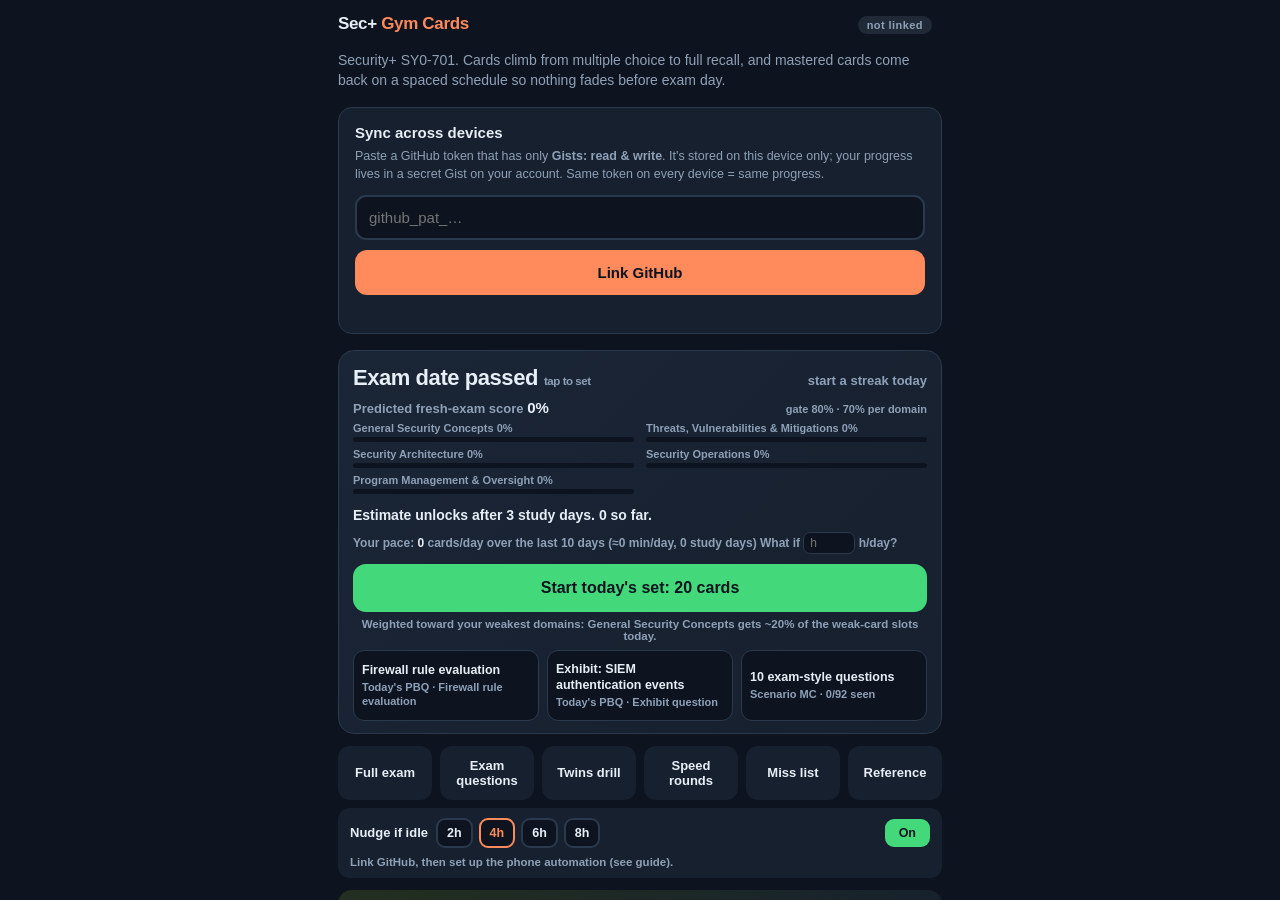
<file: index.html>
<!DOCTYPE html>
<html lang="en">
<head>
<meta charset="UTF-8">
<meta name="viewport" content="width=device-width, initial-scale=1.0, maximum-scale=1.0, user-scalable=no">
<title>Sec+ Gym Cards</title>
<link rel="manifest" href="manifest.json">
<link rel="apple-touch-icon" href="icon-180.png">
<link rel="icon" type="image/png" sizes="192x192" href="icon-192.png">
<meta name="apple-mobile-web-app-capable" content="yes">
<meta name="mobile-web-app-capable" content="yes">
<meta name="apple-mobile-web-app-status-bar-style" content="black">
<meta name="apple-mobile-web-app-title" content="Sec+ Cards">
<meta name="theme-color" content="#0B1220">
<link rel="stylesheet" href="exam.css">
<style>
  :root{
    --bg:#0D141F; --panel:#16202E; --panel-2:#1C2938;
    --ink:#E8EEF6; --muted:#8FA1B8;
    --green:#43D97B; --amber:#FF8A5B; --red:#FF5D52;
  }
  *{box-sizing:border-box;margin:0;padding:0;-webkit-tap-highlight-color:transparent}
  html,body{height:100%}
  body{
    background:var(--bg); color:var(--ink);
    font-family:-apple-system,BlinkMacSystemFont,"Segoe UI",Roboto,Helvetica,Arial,sans-serif;
    display:flex;flex-direction:column; overscroll-behavior:none;
    user-select:none;-webkit-user-select:none;
    max-width:640px;margin:0 auto;width:100%;
  }
  header{padding:14px 18px 10px;display:flex;align-items:baseline;justify-content:space-between}
  header h1{font-size:17px;font-weight:800;letter-spacing:-.02em}
  header h1 span{color:var(--amber)}
  #streakbox{font-size:13px;color:var(--muted);font-weight:600}
  #streakbox b{color:var(--green)}
  #hdrmeta{display:flex;align-items:center;gap:10px}
  #sync{font-size:11px;font-weight:800;letter-spacing:.04em;padding:3px 9px;border-radius:12px}
  #sync.ok{background:rgba(67,217,123,.15);color:var(--green)}
  #sync.off{background:rgba(255,180,84,.15);color:var(--amber)}
  #sync.unlinked,#sync.syncing{background:rgba(143,161,184,.15);color:var(--muted)}
  #linkbox{background:var(--panel);border-radius:14px;padding:16px;margin-bottom:16px;border:1px solid #2A394C}
  .lb-t{font-size:15px;font-weight:800;margin-bottom:6px}
  .lb-s{font-size:12.5px;color:var(--muted);line-height:1.45;margin-bottom:12px}
  #tok{width:100%;background:var(--bg);border:2px solid #2A394C;border-radius:11px;padding:12px;color:var(--ink);font-size:15px;font-family:inherit;margin-bottom:10px;outline:none;user-select:text;-webkit-user-select:text}
  #tok:focus{border-color:var(--amber)}
  #linkbtn{width:100%;border:none;border-radius:12px;padding:14px;background:var(--amber);color:#0D141F;font-weight:800;font-size:15px;font-family:inherit;cursor:pointer}
  #linkmsg{font-size:12.5px;color:var(--amber);margin-top:10px;min-height:1em}
  #resetline button{margin:0 8px}

  #home{flex:1;overflow-y:auto;padding:6px 18px 24px}
  .lead{color:var(--muted);font-size:14px;line-height:1.45;margin-bottom:16px}
  .dh{font-size:12px;font-weight:800;color:var(--muted);margin:18px 2px 8px;letter-spacing:.02em}
  .deck{
    width:100%;text-align:left;background:var(--panel);border:none;border-radius:14px;
    padding:15px 16px;margin-bottom:10px;color:var(--ink);
    display:flex;align-items:center;gap:13px;cursor:pointer;font-family:inherit;
  }
  .deck:active{background:var(--panel-2)}
  .jack{width:10px;height:38px;border-radius:4px;flex:none}
  .deck .t{font-size:16px;font-weight:700}
  .deck .s{font-size:12.5px;color:var(--muted);margin-top:2px;display:block}
  .deck .n{margin-left:auto;font-size:13px;font-weight:700;color:var(--muted);flex:none;padding-left:8px}
  .deck.special{background:linear-gradient(135deg,#232f1f,#16202E)}
  .deck.special .t{color:var(--green)}
  #backup{margin-top:22px;background:var(--panel);border:1px solid #2A394C;border-radius:14px;padding:14px 16px}
  #backup .bk-t{font-weight:700;font-size:14px;margin-bottom:4px}
  #backup .bk-s{color:var(--muted);font-size:12.5px;line-height:1.45;margin-bottom:10px}
  #backup .bk-row{display:flex;gap:8px;flex-wrap:wrap}
  #backup button{font-family:inherit;font-size:13px;font-weight:600;padding:9px 14px;border-radius:10px;border:1px solid #2A394C;background:var(--panel-2);color:var(--ink);cursor:pointer}
  #backup button.primary{background:var(--green);border-color:var(--green);color:#0B1220}
  #backup #bkmsg{font-size:12.5px;color:var(--muted);margin-top:8px;min-height:1em}
  #bkfile{display:none}
  #resetline{margin-top:18px;text-align:center}
  #resetline button{background:none;border:none;color:var(--muted);font-size:12.5px;text-decoration:underline;cursor:pointer;font-family:inherit}

  #session{flex:1;display:none;flex-direction:column;padding:0 18px 18px;min-height:0}
  #topbar{display:flex;align-items:center;gap:12px;margin-bottom:10px}
  #quit{background:none;border:none;color:var(--muted);font-size:14px;font-weight:700;cursor:pointer;padding:6px 6px 6px 0;font-family:inherit}
  #bar{flex:1;height:6px;background:var(--panel);border-radius:3px;overflow:hidden}
  #barfill{height:100%;width:0%;background:var(--amber);border-radius:3px;transition:width .25s ease}
  #count{font-size:13px;color:var(--muted);font-weight:700;min-width:52px;text-align:right}

  #cardwrap{flex:1;perspective:1200px;display:flex;min-height:0}
  #card{flex:1;position:relative;transform-style:preserve-3d;transition:transform .3s cubic-bezier(.2,.8,.3,1.1)}
  #card.flipped{transform:rotateX(180deg)}
  .face{
    position:absolute;inset:0;backface-visibility:hidden;-webkit-backface-visibility:hidden;
    background:var(--panel);border-radius:18px;display:flex;flex-direction:column;padding:16px;
  }
  .face.back{transform:rotateX(180deg);background:var(--panel-2)}
  .meta{display:flex;align-items:center;gap:10px}
  .chip{font-size:11.5px;font-weight:800;letter-spacing:.04em;padding:4px 10px;border-radius:20px;color:#0D141F}
  .lvl{margin-left:auto;display:flex;align-items:center;gap:5px}
  .lvl .pip{width:8px;height:8px;border-radius:50%;background:#2A394C}
  .lvl .pip.on{background:var(--amber)}
  .lvl .lbl{font-size:11px;font-weight:800;color:var(--muted);letter-spacing:.03em;margin-left:3px}
  .qa{flex:1;display:flex;align-items:center;justify-content:center;text-align:center;padding:8px 4px;overflow-y:auto;min-height:0}
  .front .qa{font-size:clamp(18px,5vw,25px);font-weight:750;line-height:1.3;letter-spacing:-.01em}
  .front.mc .qa{flex:none;padding:14px 4px 10px;align-items:flex-start}
  .back .qa{font-size:clamp(16px,4.6vw,21px);font-weight:600;line-height:1.45;color:var(--ink);white-space:pre-line}
  .back .qa .big{font-size:clamp(30px,9vw,46px);font-weight:850;letter-spacing:-.02em;display:block;margin-bottom:6px}
  .hint{text-align:center;font-size:12.5px;color:var(--muted);font-weight:600}

  #opts{display:none;flex-direction:column;gap:9px;overflow-y:auto;padding-bottom:4px;flex:1;min-height:0}
  .opt{
    border:2px solid #2A394C;background:var(--bg);border-radius:13px;padding:13px 14px;color:var(--ink);
    font-size:14.5px;font-weight:650;text-align:left;cursor:pointer;line-height:1.35;font-family:inherit;
    transition:border-color .12s,background .12s;
  }
  .opt:active{background:var(--panel-2)}
  .opt.right{border-color:var(--green);background:rgba(67,217,123,.12)}
  .opt.wrong{border-color:var(--red);background:rgba(255,93,82,.12)}
  .opt:disabled{opacity:1}

  .face.front.mc{overflow-y:auto}
  .front.mc #opts{flex:none;overflow:visible}
  #why{display:none;flex:none;background:var(--panel-2);border-radius:12px;padding:12px;margin-top:10px;border-left:4px solid var(--red)}
  #why .wt{font-size:11.5px;font-weight:800;letter-spacing:.04em;color:var(--red);margin-bottom:4px}
  #why .wa{font-size:17px;font-weight:800;margin-bottom:5px}
  #why .wx{font-size:13.5px;line-height:1.45;color:var(--ink);white-space:pre-line}
  #why .wh{font-size:13px;line-height:1.4;color:var(--amber);margin-top:7px;font-weight:650}
  #whynext{width:100%;margin-top:10px;border:none;border-radius:12px;padding:13px;background:var(--amber);color:#0D141F;font-weight:800;font-size:15px;font-family:inherit;cursor:pointer}
  .dg{width:100%;height:auto;max-height:190px;display:block;margin:2px auto 6px}
  .dg text{fill:#E8EEF6;font-family:inherit;font-weight:700;font-size:11px}
  .dg .mt{fill:#8FA1B8;font-weight:600;font-size:10px}
  .dg .amt{fill:#FFB454}
  .dg .rdt{fill:#FF5D52}
  .dg .ln{stroke:#8FA1B8;stroke-width:2;fill:none}
  .dg .nd{fill:#1C2938;stroke:#4FA3FF;stroke-width:2}
  .dg .bx{fill:#1C2938;stroke:#8FA1B8;stroke-width:2}
  .dg .am{stroke:#FFB454;fill:none;stroke-width:2}
  .dg .rd{stroke:#FF5D52;fill:none;stroke-width:3}
  .dg .body{fill:#2A394C;stroke:#C9D6E6;stroke-width:2}
  .dg .fer{fill:#E8EEF6}
  .qwrap{width:100%}
  .qcap{font-size:16px;font-weight:750;line-height:1.3;text-align:center;margin-top:2px}
  .back .qa{display:block}
  .back .qa .qwrap{padding:4px 0}
  .xp{font-size:13.5px;line-height:1.55;color:var(--ink);text-align:left;margin-top:12px;padding-top:10px;border-top:1px solid #2A394C;font-weight:500;white-space:normal}
  .wx2{font-size:13.5px;line-height:1.55;color:var(--ink);margin-top:8px;padding-top:8px;border-top:1px solid #2A394C;font-weight:500}
  #today{background:linear-gradient(135deg,#1a2536,#16202E);border:1px solid #2A394C;border-radius:16px;padding:14px 14px 12px;margin-bottom:12px}
  .tdrow{display:flex;justify-content:space-between;align-items:baseline;gap:10px;margin-bottom:8px}
  .tdrow .cd{font-size:22px;font-weight:850;letter-spacing:-.02em;cursor:pointer}
  .tdrow .cd span{font-size:11.5px;color:var(--muted);font-weight:700;margin-left:6px}
  .tdrow .st{font-size:13px;color:var(--muted);font-weight:700;text-align:right;white-space:nowrap}
  .tdrow .st b{color:var(--amber)}
  .proj{display:grid;grid-template-columns:1fr 1fr;gap:6px 12px;margin:6px 0 12px}
  .pd{font-size:11px;color:var(--muted);font-weight:700}
  .pd .bar{height:5px;background:#0D141F;border-radius:3px;margin-top:3px;overflow:hidden}
  .pd .bar i{display:block;height:100%;background:var(--green)}
  .pd.total{grid-column:1/-1;font-size:12.5px;color:var(--ink);margin-top:2px}
  .rdhead{display:flex;justify-content:space-between;align-items:baseline;gap:8px;flex-wrap:wrap;margin:2px 0 4px}
  .rdp{font-size:13px;font-weight:700;color:var(--muted)}.rdp b{color:var(--ink);font-size:15px}
  .rdg{font-size:11px;color:var(--muted);font-weight:700}
  .rdline{font-size:14px;font-weight:650;line-height:1.4;margin:2px 0 6px}
  .rdr{color:var(--muted);font-weight:600;font-size:12.5px}
  .rddetail{font-size:12.5px;color:var(--muted);line-height:1.45;margin-bottom:8px}.rddetail b{color:var(--ink)}
  .rdpace{font-size:12px;color:var(--muted);font-weight:600;line-height:1.6;margin-bottom:10px}.rdpace b{color:var(--ink)}
  .rdwhat{white-space:nowrap}
  .rdlean{font-size:11.5px;color:var(--muted);font-weight:600;margin-top:6px;text-align:center}
  #rdhours{width:52px;background:var(--bg);border:1px solid #2A394C;border-radius:7px;padding:3px 6px;color:var(--ink);font-size:12px;font-family:inherit;user-select:text;-webkit-user-select:text}
  #rdclear{border:1px solid #2A394C;background:var(--bg);color:var(--amber);border-radius:7px;padding:3px 8px;font-size:11.5px;font-weight:800;font-family:inherit;cursor:pointer}
  .pd.total .bar{height:7px}.pd.total .bar i{background:var(--amber)}
  #startToday{width:100%;border:none;border-radius:13px;padding:15px;background:var(--green);color:#0D141F;font-weight:850;font-size:16px;font-family:inherit;cursor:pointer}
  .tdp{display:flex;gap:8px;margin-top:8px}
  .tdp button{flex:1;border:1px solid #2A394C;border-radius:11px;padding:10px 8px;background:var(--bg);color:var(--ink);font-size:12.5px;font-weight:700;font-family:inherit;cursor:pointer;text-align:left;line-height:1.3}
  .tdp button small{display:block;color:var(--muted);font-weight:600;font-size:11px;margin-top:2px}
  .chips{display:flex;gap:8px;margin-bottom:8px;flex-wrap:wrap}
  .chips button{flex:1;border:none;border-radius:12px;padding:12px 6px;background:var(--panel);color:var(--ink);font-size:13px;font-weight:800;font-family:inherit;cursor:pointer}
  .chips button:active{background:var(--panel-2)}
  #twins,#sprint,#ref{flex:1;display:none;flex-direction:column;padding:0 18px 18px;min-height:0;overflow-y:auto}
  .twq{background:var(--panel);border-radius:16px;padding:22px 16px;text-align:center;font-size:clamp(17px,4.8vw,22px);font-weight:750;line-height:1.35;margin:6px 0 14px;min-height:120px;display:flex;align-items:center;justify-content:center}
  .twbtns{display:flex;gap:10px}
  .twbtns button{flex:1;border:2px solid #2A394C;border-radius:14px;padding:20px 8px;background:var(--bg);color:var(--ink);font-size:16px;font-weight:800;font-family:inherit;cursor:pointer;line-height:1.25}
  .twbtns button.right{border-color:var(--green);background:rgba(67,217,123,.12)}
  .twbtns button.wrong{border-color:var(--red);background:rgba(255,93,82,.12)}
  .twnote{font-size:13.5px;line-height:1.5;color:var(--ink);background:var(--panel-2);border-radius:12px;padding:12px;margin-top:12px;min-height:44px}
  .twnext{width:100%;margin-top:10px;border:none;border-radius:12px;padding:13px;background:var(--amber);color:#0D141F;font-weight:800;font-size:15px;font-family:inherit;cursor:pointer}
  .bigbtn{width:100%;border:none;border-radius:14px;padding:16px;background:var(--green);color:#0D141F;font-weight:850;font-size:16px;font-family:inherit;cursor:pointer;margin:6px 0 12px}
  .pairrow{display:flex;justify-content:space-between;padding:10px 12px;background:var(--panel);border-radius:10px;margin-bottom:6px;font-size:13px;font-weight:700}
  .pairrow span{color:var(--muted);font-weight:600}
  .sptimer{font-size:44px;font-weight:850;letter-spacing:-.03em;text-align:center;margin:4px 0}
  .sptimer.low{color:var(--red)}
  .spscore{text-align:center;color:var(--muted);font-weight:700;font-size:13px;margin-bottom:10px}
  .spq{text-align:center;font-size:clamp(20px,6vw,30px);font-weight:850;margin:10px 0 14px;min-height:44px;line-height:1.2}
  .spopts{display:grid;grid-template-columns:1fr 1fr;gap:10px}
  .spopts.wide{grid-template-columns:1fr}
  .spopts.wide button{padding:13px 8px;font-size:14px}
  .spopts button{border:2px solid #2A394C;border-radius:14px;padding:18px 6px;background:var(--bg);color:var(--ink);font-size:16px;font-weight:800;font-family:inherit;cursor:pointer}
  .spopts button.right{border-color:var(--green)}.spopts button.wrong{border-color:var(--red)}
  .reft{font-size:14px;font-weight:800;color:var(--amber);margin:16px 0 6px}
  table.rf{width:100%;border-collapse:collapse;font-size:12.5px}
  table.rf td,table.rf th{padding:6px 8px;border-bottom:1px solid #223042;text-align:left;vertical-align:top}
  table.rf th{color:var(--muted);font-weight:700;font-size:11px;letter-spacing:.03em}
  table.rf td:first-child{font-weight:800;white-space:nowrap}
  .nudgerow{display:flex;align-items:center;gap:8px;flex-wrap:wrap;background:var(--panel);border-radius:12px;padding:10px 12px;margin-bottom:12px;font-size:13px;font-weight:700}
  .hopts{display:flex;gap:6px}
  .hopts button{border:2px solid #2A394C;background:var(--bg);color:var(--ink);border-radius:9px;padding:6px 9px;font-size:12.5px;font-weight:800;font-family:inherit;cursor:pointer}
  .hopts button.sel{border-color:var(--amber);color:var(--amber)}
  .tog{margin-left:auto;border:none;border-radius:9px;padding:7px 14px;background:#2A394C;color:var(--muted);font-weight:800;font-family:inherit;cursor:pointer;font-size:12.5px}
  .tog.on{background:var(--green);color:#0D141F}
  .nudgeurl{width:100%;font-size:11.5px;color:var(--muted);font-weight:600;display:flex;align-items:center;gap:8px;justify-content:space-between}
  .nudgeurl button{border:1px solid #2A394C;background:var(--bg);color:var(--ink);border-radius:8px;padding:5px 10px;font-size:11.5px;font-weight:800;font-family:inherit;cursor:pointer}
  .idle{background:rgba(255,180,84,.14);color:var(--amber);border-radius:10px;padding:8px 10px;font-size:12.5px;font-weight:700;margin-bottom:8px}

  #exq,#miss{display:none;flex-direction:column}
  .mrow{background:var(--panel);border-radius:12px;padding:12px;margin-bottom:8px;cursor:pointer}
  .mrh{display:flex;justify-content:space-between;align-items:center;gap:8px;margin-bottom:4px}
  .mcat{font-size:11px;font-weight:800;letter-spacing:.04em;text-transform:uppercase}
  .mrn{font-size:12px;color:var(--muted);font-weight:700;white-space:nowrap}
  .mrq{font-size:14px;font-weight:700;line-height:1.35}
  .mra{font-size:13.5px;color:var(--green);font-weight:800;margin-top:3px}
  .mrx{display:none;font-size:13.5px;line-height:1.5;color:var(--ink);margin-top:8px;padding-top:8px;border-top:1px dashed #2A394C;white-space:pre-line}
  .mrow.open .mrx{display:block}
  .mrx .dg{max-height:110px}
  .xdom{display:inline-block;font-size:11px;font-weight:800;letter-spacing:.04em;text-transform:uppercase;color:var(--amber);margin-bottom:6px}
  .xq{background:var(--panel);border-radius:16px;padding:16px;font-size:15.5px;font-weight:650;line-height:1.45;margin:4px 0 12px}
  .xpick{margin-bottom:8px;padding-bottom:8px;border-bottom:1px dashed #2A394C}
  .xnote{font-size:13.5px;line-height:1.5;color:var(--ink);background:var(--panel-2);border-radius:12px;padding:12px;margin-top:12px;white-space:pre-line}
  .wp{margin-top:10px;padding-top:8px;border-top:1px dashed #2A394C}
  .wpa{font-size:14.5px;font-weight:800;margin:2px 0 4px}
  .wp .dg{max-height:110px}
  .hook{font-size:13px;color:var(--amber);font-weight:650;margin-top:8px}
  #answers{display:flex;gap:12px;margin-top:14px;visibility:hidden}
  #answers button{flex:1;border:none;border-radius:16px;padding:20px 0;font-size:17px;font-weight:800;cursor:pointer;color:#0D141F;font-family:inherit}
  #missed{background:var(--red)}
  #gotit{background:var(--green)}
  #answers button:active{filter:brightness(1.12)}

  #lab,#pbq{flex:1;display:none;flex-direction:column;padding:0 18px 18px;min-height:0;overflow-y:auto}
  .tb{display:flex;align-items:center;gap:12px;margin-bottom:10px;flex:none}
  .tb button{background:none;border:none;color:var(--muted);font-size:14px;font-weight:700;cursor:pointer;padding:6px 6px 6px 0;font-family:inherit}
  .labtitle,#pbqtitle{font-size:16px;font-weight:800;flex:1;line-height:1.2}
  .pbqp{font-size:14px;color:var(--muted);line-height:1.45;margin:6px 0 12px}
  .given{background:var(--panel-2);border-radius:12px;padding:12px;font-size:14px;margin-bottom:12px;line-height:1.5}
  .given b{font-size:20px}
  .mgrid{display:grid;grid-template-columns:1fr 1fr;gap:8px}
  .mcol{display:flex;flex-direction:column;gap:8px;min-width:0}
  .mi{border:2px solid #2A394C;background:var(--bg);border-radius:12px;padding:11px 10px;color:var(--ink);font-size:13.5px;font-weight:650;text-align:left;cursor:pointer;line-height:1.3;font-family:inherit}
  .mi.sel{border-color:var(--amber)}
  .mi.paired,.mi.used{border-style:dashed;opacity:.8}
  .mtag{display:block;font-size:11px;color:var(--amber);font-weight:700;margin-top:4px}
  .mi.ok{border-color:var(--green);border-style:solid;opacity:1}
  .mi.bad{border-color:var(--red);border-style:solid;opacity:1}
  .oi{display:flex;align-items:center;gap:10px;margin-bottom:8px;width:100%}
  .onum{flex:none;width:24px;height:24px;border-radius:50%;background:var(--panel-2);display:inline-flex;align-items:center;justify-content:center;font-size:12px;font-weight:800;color:var(--amber)}
  .ghost{background:none;border:1px solid #2A394C;color:var(--muted);border-radius:10px;padding:9px 14px;font-size:13px;font-weight:700;font-family:inherit;cursor:pointer;margin-top:4px}
  .fl{display:block;font-size:12.5px;color:var(--muted);font-weight:700;margin-bottom:10px}
  .fi{display:block;width:100%;margin-top:4px;background:var(--bg);border:2px solid #2A394C;border-radius:11px;padding:11px;color:var(--ink);font-size:16px;font-family:inherit;outline:none;user-select:text;-webkit-user-select:text}
  .fi:focus{border-color:var(--amber)}
  .fi.ok{border-color:var(--green)}.fi.bad{border-color:var(--red)}
  .hrow{display:grid;grid-template-columns:40px 1fr 1fr 1fr;gap:6px;width:100%;text-align:left;border:2px solid #2A394C;background:var(--bg);border-radius:12px;padding:10px 8px;color:var(--ink);font-size:11.5px;font-family:inherit;cursor:pointer;margin-bottom:8px;line-height:1.3}
  .hrow b{font-size:13px}
  .hrow.sel{border-color:var(--amber)}
  .hrow.ok{border-color:var(--green)}.hrow.bad{border-color:var(--red)}
  .opt.sel{border-color:var(--amber)}
  .out{background:#0A1017;border:1px solid #2A394C;border-radius:12px;padding:12px;font-family:ui-monospace,Menlo,Consolas,monospace;font-size:12px;line-height:1.5;white-space:pre-wrap;color:#C9D6E6;margin-bottom:12px;user-select:text;-webkit-user-select:text}
  #pbqfoot{margin-top:10px;flex:none}
  #pbqsubmit{width:100%;border:none;border-radius:14px;padding:16px;background:var(--amber);color:#0D141F;font-weight:800;font-size:16px;font-family:inherit;cursor:pointer}
  #pbqfb{display:none;margin-top:12px;background:var(--panel);border-radius:14px;padding:14px;flex:none}
  .fbscore{font-size:34px;font-weight:850;letter-spacing:-.02em}
  .fbwhy{font-size:14px;line-height:1.5;color:var(--ink);margin:6px 0 12px;white-space:pre-line}
  .fbbtns{display:flex;gap:8px;flex-wrap:wrap}
  .fbbtns button{flex:1;border:none;border-radius:12px;padding:13px;font-weight:800;font-size:14px;font-family:inherit;cursor:pointer}
  #fbagain{background:var(--panel-2);color:var(--ink)}
  #fbnext{background:var(--green);color:#0D141F}
  #toast{
    position:fixed;left:50%;top:14%;transform:translateX(-50%) scale(.9);
    background:var(--amber);color:#0D141F;font-weight:850;font-size:15px;
    padding:10px 20px;border-radius:24px;opacity:0;pointer-events:none;
    transition:opacity .25s,transform .25s;z-index:50;
  }
  #toast.show{opacity:1;transform:translateX(-50%) scale(1)}

  #done{flex:1;display:none;flex-direction:column;align-items:center;justify-content:center;padding:24px;text-align:center}
  #done h2{font-size:26px;font-weight:850;margin-bottom:8px}
  #done .score{font-size:56px;font-weight:850;color:var(--green);letter-spacing:-.03em}
  #done p{color:var(--muted);font-size:14.5px;margin:10px 0 26px;line-height:1.5}
  #done .actions{display:flex;flex-direction:column;gap:10px;width:100%;max-width:320px}
  #done button{border:none;border-radius:14px;padding:16px;font-size:16px;font-weight:800;cursor:pointer;font-family:inherit}
  #again{background:var(--amber);color:#0D141F}
  #drill{background:var(--panel-2);color:var(--red)}
  #backhome{background:none;color:var(--muted);text-decoration:underline;font-weight:600;font-size:14px}
</style>
</head>
<body>

<header>
  <h1>Sec+ <span>Gym Cards</span></h1>
  <div id="hdrmeta"><span id="sync"></span><div id="streakbox"></div></div>
</header>

<div id="home">
  <p class="lead">Security+ SY0-701. Cards climb from multiple choice to full recall, and mastered cards come back on a spaced schedule so nothing fades before exam day.</p>
  <div id="linkbox">
    <div class="lb-t">Sync across devices</div>
    <div class="lb-s">Paste a GitHub token that has only <b>Gists: read &amp; write</b>. It's stored on this device only; your progress lives in a secret Gist on your account. Same token on every device = same progress.</div>
    <input id="tok" type="password" placeholder="github_pat_…" autocomplete="off" autocapitalize="off" spellcheck="false">
    <button id="linkbtn">Link GitHub</button>
    <div id="linkmsg"></div>
  </div>
  <div id="today"></div>
  <div class="chips"><button data-go="exam">Full exam</button><button data-go="exq">Exam questions</button><button data-go="twins">Twins drill</button><button data-go="sprint">Speed rounds</button><button data-go="miss">Miss list</button><button data-go="ref">Reference</button></div>
  <div id="nudge"></div>
  <div id="decks"></div>
  <div id="backup">
    <div class="bk-t">Backup &amp; restore</div>
    <div class="bk-s">Export saves everything (cards, exams, study log, settings) to one JSON file you can keep anywhere. Import restores from that file. Do an export once a week.</div>
    <div class="bk-row"><button id="bkexport" class="primary">Export backup</button><button id="bkimport">Import backup…</button><input id="bkfile" type="file" accept=".json,application/json"></div>
    <div id="bkmsg"></div>
  </div>
  <div id="resetline"><button id="resetbtn">Reset all progress</button><button id="unlinkbtn">Unlink GitHub</button></div>
</div>

<div id="session">
  <div id="topbar">
    <button id="quit">Exit</button>
    <div id="bar"><div id="barfill"></div></div>
    <div id="count"></div>
  </div>
  <div id="cardwrap">
    <div id="card">
      <div class="face front" id="frontFace">
        <div class="meta"><span class="chip" id="chipF"></span><span class="lvl" id="lvlF"></span></div>
        <div class="qa" id="qtext"></div>
        <div id="opts"></div>
        <div id="why"></div>
        <div class="hint" id="hintF">tap to flip</div>
      </div>
      <div class="face back">
        <div class="meta"><span class="chip" id="chipB"></span><span class="lvl" id="lvlB"></span></div>
        <div class="qa" id="atext"></div>
        <div class="hint">be honest — did you have it?</div>
      </div>
    </div>
  </div>
  <div id="answers">
    <button id="missed">Missed it</button>
    <button id="gotit">Got it</button>
  </div>
</div>

<div id="done">
  <h2 id="doneTitle">Set complete</h2>
  <div class="score" id="scoreTxt"></div>
  <p id="doneMsg"></p>
  <div class="actions">
    <button id="drill">Drill this set's misses</button>
    <button id="again">Run it again</button>
    <button id="backhome">Back to decks</button>
  </div>
</div>

<div id="lab">
  <div class="tb"><button id="labback">Exit</button><div class="labtitle">PBQ Lab</div></div>
  <p class="lead">Hands-on practice shaped like the real exam's performance-based questions. The hash, firewall-rule and risk-math items generate a fresh problem every attempt.</p>
  <div id="pbqlist"></div>
</div>
<div id="pbq">
  <div class="tb"><button id="pbqback">Lab</button><div id="pbqtitle"></div></div>
  <div id="pbqbody"></div>
  <div id="pbqfoot"><button id="pbqsubmit">Check answers</button></div>
  <div id="pbqfb"></div>
</div>

<div id="twins">
  <div class="tb"><button id="twback">Exit</button><div class="labtitle">Confusable twins</div></div>
  <div id="twbody"></div>
</div>
<div id="sprint">
  <div class="tb"><button id="spback">Exit</button><div class="labtitle">Speed rounds</div></div>
  <div id="spbody"></div>
</div>
<div id="exq">
  <div class="tb"><button id="xqback">Exit</button><div class="labtitle">Exam-style questions</div></div>
  <div id="exqbody"></div>
</div>
<div id="miss">
  <div class="tb"><button id="msback">Exit</button><div class="labtitle">Miss list</div></div>
  <div id="msbody"></div>
</div>
<div id="ref">
  <div class="tb"><button id="rfback">Exit</button><div class="labtitle">Brain-dump sheet</div></div>
  <div id="rfbody"></div>
</div>

<div id="exam"><div id="xmbody"></div></div>

<div id="toast"></div>

<script src="ready.js"></script>
<script src="cards-d12.js"></script>
<script src="cards-d34.js"></script>
<script src="cards-d45.js"></script>
<script src="exq.js"></script>
<script src="twins.js"></script>
<script src="lab.js"></script>
<script>
/* ================= CATEGORIES ================= */
const CATS = {
  controls:{name:"Controls & Concepts",        color:"#8AA6FF"},
  crypto:  {name:"Cryptography & PKI",          color:"#5EE0D8"},
  ports:   {name:"Secure Ports & Protocols",    color:"#4FA3FF"},
  actors:  {name:"Threat Actors & Vectors",     color:"#FF9BE0"},
  social:  {name:"Social Engineering & Malware",color:"#FFD166"},
  attacks: {name:"Attacks & Indicators",        color:"#FF6B5E"},
  vulns:   {name:"Vulnerabilities & Mitigations",color:"#F4A261"},
  arch:    {name:"Architecture & Cloud",        color:"#7FD1AE"},
  netsec:  {name:"Secure Network Design",       color:"#C9B8FF"},
  data:    {name:"Data Protection & Resilience",color:"#F2B8C6"},
  harden:  {name:"Hardening & Endpoints",       color:"#43D97B"},
  iam:     {name:"Identity & Access",           color:"#B48CFF"},
  ops:     {name:"Monitoring & Vuln Mgmt",      color:"#9DB2CE"},
  ir:      {name:"Incident Response & Forensics",color:"#FF8093"},
  gov:     {name:"Governance, Risk & Compliance",color:"#6EE7B7"},
  third:   {name:"Third Party, Audits & Awareness",color:"#FFB454"},
};
const SECTIONS=[
  {h:"Domain 1: General Security Concepts (12%)", decks:["controls","crypto","ports"]},
  {h:"Domain 2: Threats, Vulnerabilities & Mitigations (22%)", decks:["actors","social","attacks","vulns"]},
  {h:"Domain 3: Security Architecture (18%)", decks:["arch","netsec","data"]},
  {h:"Domain 4: Security Operations (28%)", decks:["harden","iam","ops","ir"]},
  {h:"Domain 5: Program Management & Oversight (20%)", decks:["gov","third"]},
];

/* ================= DIAGRAMS (inline SVG) ================= */
const DIAG={
cia:`<svg viewBox="0 0 320 130" class="dg"><polygon points="160,14 296,118 24,118" class="bx"/><text x="160" y="40" text-anchor="middle">Confidentiality</text><text x="60" y="110" text-anchor="middle">Integrity</text><text x="258" y="110" text-anchor="middle">Availability</text><text x="160" y="82" text-anchor="middle" class="amt">CIA triad</text><text x="160" y="97" text-anchor="middle" class="mt">+ non-repudiation</text></svg>`,
symasym:`<svg viewBox="0 0 320 130" class="dg"><rect x="8" y="10" width="146" height="110" rx="6" class="bx"/><text x="81" y="30" text-anchor="middle" class="amt">Symmetric</text><rect x="58" y="44" width="46" height="26" rx="4" class="nd"/><text x="81" y="61" text-anchor="middle">1 key</text><text x="81" y="90" text-anchor="middle" class="mt">encrypts and decrypts</text><text x="81" y="106" text-anchor="middle" class="mt">fast · bulk data · AES</text><rect x="166" y="10" width="146" height="110" rx="6" class="bx"/><text x="239" y="30" text-anchor="middle" class="amt">Asymmetric</text><rect x="186" y="44" width="46" height="26" rx="4" class="nd"/><text x="209" y="61" text-anchor="middle">Public</text><rect x="246" y="44" width="46" height="26" rx="4" class="nd" style="stroke:#FF8A5B"/><text x="269" y="61" text-anchor="middle">Private</text><text x="239" y="90" text-anchor="middle" class="mt">pair · slow · key exchange</text><text x="239" y="106" text-anchor="middle" class="mt">RSA · ECC · signatures</text></svg>`,
sig:`<svg viewBox="0 0 320 130" class="dg"><rect x="8" y="46" width="60" height="34" rx="4" class="bx"/><text x="38" y="67" text-anchor="middle">Message</text><path d="M68 63 H96" class="ln"/><rect x="96" y="46" width="52" height="34" rx="4" class="bx"/><text x="122" y="67" text-anchor="middle">Hash</text><path d="M148 63 H176" class="ln"/><rect x="176" y="40" width="72" height="46" rx="4" class="bx" style="stroke:#FF8A5B"/><text x="212" y="58" text-anchor="middle">Encrypt with</text><text x="212" y="74" text-anchor="middle" class="amt">sender PRIVATE</text><path d="M248 63 H276" class="ln"/><rect x="276" y="46" width="40" height="34" rx="4" class="nd"/><text x="296" y="67" text-anchor="middle">Sig</text><text x="160" y="22" text-anchor="middle" class="mt">Sign: hash, then encrypt the hash with the private key</text><text x="160" y="116" text-anchor="middle" class="mt">Verify: decrypt with sender PUBLIC key, compare hashes = integrity + non-repudiation</text></svg>`,
pki:`<svg viewBox="0 0 320 130" class="dg"><rect x="110" y="8" width="100" height="28" rx="4" class="bx" style="stroke:#FF8A5B"/><text x="160" y="27" text-anchor="middle">Root CA</text><path d="M160 36 V50 M160 50 H80 M160 50 H240 M80 50 V58 M240 50 V58" class="ln"/><rect x="30" y="58" width="100" height="28" rx="4" class="bx"/><text x="80" y="77" text-anchor="middle">Intermediate CA</text><rect x="190" y="58" width="100" height="28" rx="4" class="bx"/><text x="240" y="77" text-anchor="middle">Intermediate CA</text><path d="M80 86 V96 M240 86 V96" class="ln"/><rect x="20" y="96" width="120" height="26" rx="4" class="nd"/><text x="80" y="113" text-anchor="middle">Server / user certs</text><rect x="180" y="96" width="120" height="26" rx="4" class="nd"/><text x="240" y="113" text-anchor="middle">Server / user certs</text></svg>`,
dot1x:`<svg viewBox="0 0 320 100" class="dg"><rect x="8" y="26" width="84" height="38" rx="4" class="bx"/><text x="50" y="49" text-anchor="middle">Laptop</text><rect x="118" y="26" width="84" height="38" rx="4" class="bx"/><text x="160" y="49" text-anchor="middle">Switch / AP</text><rect x="228" y="26" width="84" height="38" rx="4" class="bx"/><text x="270" y="49" text-anchor="middle">RADIUS</text><path d="M92 45 H118 M202 45 H228" class="ln"/><text x="105" y="20" text-anchor="middle" class="mt">EAPoL</text><text x="215" y="20" text-anchor="middle" class="mt">RADIUS</text><text x="50" y="86" text-anchor="middle" class="amt">Supplicant</text><text x="160" y="86" text-anchor="middle" class="amt">Authenticator</text><text x="270" y="86" text-anchor="middle" class="amt">Auth server</text></svg>`,
dmz:`<svg viewBox="0 0 320 110" class="dg"><ellipse cx="36" cy="55" rx="30" ry="20" class="bx"/><text x="36" y="59" text-anchor="middle" class="mt">Internet</text><path d="M66 55 H82 M116 55 H130 M214 55 H228 M262 55 H276" class="ln"/><rect x="82" y="40" width="34" height="30" rx="4" class="bx" style="stroke:#FF5D52"/><text x="99" y="59" text-anchor="middle">FW</text><rect x="130" y="24" width="84" height="62" rx="4" class="bx" style="stroke:#FF8A5B"/><text x="172" y="50" text-anchor="middle" class="amt">Screened</text><text x="172" y="66" text-anchor="middle" class="amt">subnet</text><text x="172" y="80" text-anchor="middle" class="mt">web, mail, VPN</text><rect x="228" y="40" width="34" height="30" rx="4" class="bx" style="stroke:#FF5D52"/><text x="245" y="59" text-anchor="middle">FW</text><rect x="276" y="40" width="40" height="30" rx="4" class="bx" style="stroke:#43D97B"/><text x="296" y="59" text-anchor="middle">LAN</text></svg>`,
vpn:`<svg viewBox="0 0 320 150" class="dg"><path d="M80 33 H240" class="am" stroke-dasharray="7 5" style="stroke-width:3"/><rect x="8" y="18" width="72" height="30" rx="4" class="bx"/><text x="44" y="38" text-anchor="middle">Office A</text><ellipse cx="160" cy="33" rx="40" ry="20" class="bx"/><text x="160" y="37" text-anchor="middle" class="mt">Internet</text><rect x="240" y="18" width="72" height="30" rx="4" class="bx"/><text x="276" y="38" text-anchor="middle">Office B</text><text x="160" y="68" text-anchor="middle" class="amt">Site-to-site: IPsec tunnel, always on</text><path d="M41 110 H240" class="am" stroke-dasharray="7 5" style="stroke-width:3"/><circle cx="30" cy="110" r="11" class="nd"/><text x="30" y="114" text-anchor="middle" style="font-size:9px">PC</text><ellipse cx="160" cy="110" rx="40" ry="20" class="bx"/><text x="160" y="114" text-anchor="middle" class="mt">Internet</text><rect x="240" y="95" width="72" height="30" rx="4" class="bx"/><text x="276" y="115" text-anchor="middle">Office</text><text x="160" y="145" text-anchor="middle" class="amt">Client-to-site: TLS or IPsec, split or full tunnel</text></svg>`,
zerotrust:`<svg viewBox="0 0 320 130" class="dg"><rect x="8" y="8" width="304" height="52" rx="6" class="bx" style="stroke:#FF8A5B"/><text x="160" y="24" text-anchor="middle" class="amt">CONTROL PLANE</text><text x="86" y="44" text-anchor="middle" class="mt">Policy engine</text><text x="160" y="44" text-anchor="middle" class="mt">Policy administrator</text><text x="246" y="44" text-anchor="middle" class="mt">Adaptive identity</text><path d="M160 60 V72" class="ln"/><rect x="8" y="72" width="304" height="50" rx="6" class="bx"/><text x="160" y="88" text-anchor="middle" class="amt">DATA PLANE</text><text x="60" y="108" text-anchor="middle" class="mt">Subject / system</text><text x="160" y="108" text-anchor="middle" class="mt">Policy enforcement point</text><text x="262" y="108" text-anchor="middle" class="mt">Implicit trust zone</text></svg>`,
killchain:`<svg viewBox="0 0 320 90" class="dg">${["Recon","Weaponize","Deliver","Exploit","Install","C2","Actions"].map((s,i)=>`<rect x="${6+i*44}" y="30" width="40" height="30" rx="4" class="${i>=3?"nd":"bx"}"/><text x="${26+i*44}" y="49" text-anchor="middle" style="font-size:9px">${s}</text>`).join("")}<text x="160" y="18" text-anchor="middle" class="mt">Cyber kill chain: break it early</text><text x="160" y="80" text-anchor="middle" class="mt">before Exploit = prevention · after = detection and response</text></svg>`,
irlife:`<svg viewBox="0 0 320 90" class="dg">${["Prepare","Detect","Analyze","Contain","Eradicate","Recover","Lessons"].map((s,i)=>`<rect x="${6+i*44}" y="30" width="40" height="30" rx="4" class="bx" style="stroke:${i===3?"#FF8A5B":"#8FA1B8"}"/><text x="${26+i*44}" y="49" text-anchor="middle" style="font-size:8.5px">${s}</text>`).join("")}<text x="160" y="18" text-anchor="middle" class="mt">Incident response process (SY0-701 order)</text><text x="160" y="80" text-anchor="middle" class="mt">Contain first when asked what to do NEXT; lessons learned closes the loop</text></svg>`,
saml:`<svg viewBox="0 0 320 120" class="dg"><rect x="8" y="40" width="70" height="34" rx="4" class="bx"/><text x="43" y="61" text-anchor="middle">User</text><rect x="125" y="40" width="70" height="34" rx="4" class="bx" style="stroke:#FF8A5B"/><text x="160" y="56" text-anchor="middle">IdP</text><text x="160" y="69" text-anchor="middle" class="mt">authenticates</text><rect x="242" y="40" width="70" height="34" rx="4" class="bx"/><text x="277" y="56" text-anchor="middle">SP / app</text><text x="277" y="69" text-anchor="middle" class="mt">trusts IdP</text><path d="M78 50 H125 M195 50 H242" class="am"/><text x="101" y="30" text-anchor="middle" class="mt">1. login</text><text x="218" y="30" text-anchor="middle" class="mt">2. signed assertion</text><text x="160" y="104" text-anchor="middle" class="mt">SAML = enterprise SSO (XML). OAuth = delegated authorization. OIDC = identity layer on OAuth.</text></svg>`,
backups:`<svg viewBox="0 0 320 130" class="dg"><text x="8" y="24" class="amt">Full</text><rect x="70" y="12" width="240" height="16" rx="3" fill="#43D97B"/><text x="8" y="58" class="amt">Incremental</text><rect x="70" y="46" width="60" height="16" rx="3" fill="#8FA1B8"/><rect x="134" y="46" width="60" height="16" rx="3" fill="#8FA1B8"/><rect x="198" y="46" width="60" height="16" rx="3" fill="#8FA1B8"/><text x="8" y="92" class="amt">Differential</text><rect x="70" y="80" width="60" height="16" rx="3" fill="#FF8A5B"/><rect x="70" y="100" width="124" height="16" rx="3" fill="#FF8A5B"/><rect x="70" y="120" width="188" height="8" rx="3" fill="#FF8A5B"/><text x="200" y="72" class="mt">since last ANY backup: small, slow restore</text><text x="200" y="108" class="mt">since last FULL: grows daily, fast restore</text></svg>`,
hash:`<svg viewBox="0 0 320 110" class="dg"><rect x="8" y="30" width="90" height="34" rx="4" class="bx"/><text x="53" y="51" text-anchor="middle">Any input</text><path d="M98 47 H130" class="ln"/><rect x="130" y="30" width="60" height="34" rx="4" class="bx" style="stroke:#FF8A5B"/><text x="160" y="51" text-anchor="middle">Hash</text><path d="M190 47 H222" class="ln"/><rect x="222" y="30" width="90" height="34" rx="4" class="nd"/><text x="267" y="51" text-anchor="middle">Fixed digest</text><text x="160" y="20" text-anchor="middle" class="mt">One-way · deterministic · no key</text><text x="160" y="86" text-anchor="middle" class="mt">MD5 128-bit (32 hex) · SHA-1 160 (40 hex) · SHA-256 (64 hex) · SHA-512 (128 hex)</text><text x="160" y="102" text-anchor="middle" class="mt">Salt before hashing passwords; collision = two inputs, one digest</text></svg>`,
fwrules:`<svg viewBox="0 0 320 120" class="dg"><text x="8" y="16" class="amt">#</text><text x="32" y="16" class="amt">Action</text><text x="90" y="16" class="amt">Source</text><text x="170" y="16" class="amt">Dest</text><text x="250" y="16" class="amt">Port</text>${[["1","ALLOW","10.0.10.0/24","any","443"],["2","DENY","any","10.0.20.5","3389"],["3","ALLOW","10.0.10.0/24","10.0.20.5","3389"],["4","DENY","any","any","any"]].map((r,i)=>`<text x="8" y="${36+i*18}" class="mt">${r[0]}</text><text x="32" y="${36+i*18}" style="fill:${r[1]==="DENY"?"#FF5D52":"#43D97B"};font-size:10px">${r[1]}</text><text x="90" y="${36+i*18}" class="mt">${r[2]}</text><text x="170" y="${36+i*18}" class="mt">${r[3]}</text><text x="250" y="${36+i*18}" class="mt">${r[4]}</text>`).join("")}<text x="160" y="114" text-anchor="middle" class="mt">Top-down, first match wins; rule 3 never fires because rule 2 shadows it; last line = implicit deny</text></svg>`,
controls:`<svg viewBox="0 0 320 120" class="dg"><text x="160" y="14" text-anchor="middle" class="amt">CATEGORY (who/what)  ×  TYPE (when/how)</text>${["Technical","Managerial","Operational","Physical"].map((c,i)=>`<rect x="${8+i*77}" y="26" width="72" height="26" rx="4" class="bx"/><text x="${44+i*77}" y="43" text-anchor="middle" style="font-size:10px">${c}</text>`).join("")}${["Preventive","Deterrent","Detective","Corrective","Compensating","Directive"].map((t,i)=>`<rect x="${8+i*52}" y="70" width="48" height="26" rx="4" class="nd"/><text x="${32+i*52}" y="87" text-anchor="middle" style="font-size:8.5px">${t}</text>`).join("")}<text x="160" y="114" text-anchor="middle" class="mt">Every control is one category AND one type, e.g. a lock = physical + preventive</text></svg>`,
risk:`<svg viewBox="0 0 320 110" class="dg"><rect x="8" y="14" width="90" height="30" rx="4" class="bx"/><text x="53" y="33" text-anchor="middle">AV × EF</text><path d="M98 29 H128" class="ln"/><rect x="128" y="14" width="64" height="30" rx="4" class="nd"/><text x="160" y="33" text-anchor="middle">= SLE</text><rect x="8" y="60" width="90" height="30" rx="4" class="bx"/><text x="53" y="79" text-anchor="middle">SLE × ARO</text><path d="M98 75 H128" class="ln"/><rect x="128" y="60" width="64" height="30" rx="4" class="nd" style="stroke:#FF8A5B"/><text x="160" y="79" text-anchor="middle">= ALE</text><text x="256" y="33" text-anchor="middle" class="mt">one incident</text><text x="256" y="79" text-anchor="middle" class="mt">per year</text><text x="160" y="104" text-anchor="middle" class="mt">Control is worth it when ALE saved exceeds its annual cost</text></svg>`
};

/* ================= CARDS (data/cards-*.js) ================= */
const CARDS=[...CARDS_D12,...CARDS_D34,...CARDS_D45];

/* stable ids so future card edits never scramble progress */
CARDS.forEach(cd=>{
  cd.sid=cd.c+"|"+cd.q+(cd.vq?"|"+cd.vq:"");
  const lines=cd.a.split("\n");
  const big=lines.find(l=>l.startsWith("#"));
  cd.short=(cd.s||(big?big.slice(1):lines[0])).trim();
});

/* ============ STATE / STORAGE (GitHub Gist sync + on-device fallback) ============ */
const KEY="secplus-cards-v1";
const TOKKEY="secplus-gh-token";
const GIDKEY="secplus-gist-id";
const GFILE="secplus-state.json";
let stats={};
let pbq={};
let exq={};
let exam="2026-10-28",days={},twins={},sprint={};
let examHist=[]; // full-exam attempts (exam/engine.js)
let studyHours=null,readyLog={}; // readiness estimator (ready.js)
let remind={on:true,hours:4},lastStudy=0,owner="";
try{owner=localStorage.getItem("secplus-gh-owner")||"";}catch(e){}
let sessionsDone=0;
let updatedAt=0;
let token="",gistId="";
try{token=localStorage.getItem(TOKKEY)||"";gistId=localStorage.getItem(GIDKEY)||"";}catch(e){}

function payload(){return {stats,pbq,exq,examHist,studyHours,readyLog,sessionsDone,updatedAt,exam,days,twins,sprint,remindOn:remind.on?"yes":"no",remindHours:remind.hours,lastStudy:lastStudy?new Date(lastStudy).toISOString():"",nudgeAfter:lastStudy?new Date(lastStudy+remind.hours*3600000).toISOString():""};}
function adopt(d){stats=d.stats||{};pbq=d.pbq||{};exq=d.exq||{};examHist=Array.isArray(d.examHist)?d.examHist:[];studyHours=(+d.studyHours>0)?+d.studyHours:null;readyLog=(d.readyLog&&typeof d.readyLog==="object")?d.readyLog:{};sessionsDone=d.sessionsDone||0;updatedAt=d.updatedAt||0;exam=d.exam||"2026-10-28";days=d.days||{};twins=d.twins||{};sprint=d.sprint||{};remind={on:!(d.remindOn===false||d.remindOn==="no"),hours:+d.remindHours||4};lastStudy=d.lastStudy?(Date.parse(d.lastStudy)||0):0;}
function localGet(){try{const v=localStorage.getItem(KEY);return v?JSON.parse(v):null;}catch(e){return null;}}
function localSet(){try{localStorage.setItem(KEY,JSON.stringify(payload()));}catch(e){}}

function gh(path,opts){
  opts=opts||{};
  const h={"Authorization":"Bearer "+token,"Accept":"application/vnd.github+json","X-GitHub-Api-Version":"2022-11-28"};
  if(opts.body)h["Content-Type"]="application/json";
  return fetch("https://api.github.com"+path,{method:opts.method||"GET",headers:h,body:opts.body,cache:"no-store"});
}
async function findGist(){
  if(gistId){
    const r=await gh("/gists/"+gistId);
    if(r.ok)return await r.json();
    if(r.status!==404)return null;
    gistId="";try{localStorage.removeItem(GIDKEY);}catch(e){}
  }
  const r=await gh("/gists?per_page=100");
  if(!r.ok)return null;
  const list=await r.json();
  const hit=Array.isArray(list)?list.find(g=>g.files&&g.files[GFILE]):null;
  if(hit){
    gistId=hit.id;try{localStorage.setItem(GIDKEY,gistId);}catch(e){}
    const r2=await gh("/gists/"+gistId);
    return r2.ok?await r2.json():null;
  }
  const c=await gh("/gists",{method:"POST",body:JSON.stringify({description:"Sec+ Gym Cards progress",public:false,files:{[GFILE]:{content:"{}"}}})});
  if(!c.ok)return null;
  const made=await c.json();
  gistId=made.id;try{localStorage.setItem(GIDKEY,gistId);}catch(e){}
  return made;
}
async function serverGet(){
  if(!token)return null;
  try{
    const g=await findGist();
    if(!g)return null;
    if(g.owner&&g.owner.login){owner=g.owner.login;try{localStorage.setItem("secplus-gh-owner",owner);}catch(e){}}
    const f=g.files&&g.files[GFILE];
    if(!f)return {};
    let content=f.content;
    if(f.truncated&&f.raw_url){const r=await fetch(f.raw_url,{cache:"no-store"});content=await r.text();}
    const d=JSON.parse(content||"{}");
    return (d&&typeof d==="object")?d:{};
  }catch(e){return null;}
}
async function serverPut(){
  if(!token||!gistId)return false;
  try{
    const r=await gh("/gists/"+gistId,{method:"PATCH",body:JSON.stringify({files:{[GFILE]:{content:JSON.stringify(payload())}}})});
    return r.ok;
  }catch(e){return false;}
}
const SYNC_LABEL={ok:"synced",off:"local only",unlinked:"not linked",syncing:"syncing"};
function setSync(state){
  const el=document.querySelector("#sync");
  if(!el)return;
  el.textContent=SYNC_LABEL[state]||state;
  el.className=state;
}
function homeVisible(){return document.querySelector("#home").style.display!=="none";}
async function loadState(){
  const local=localGet();
  if(local)adopt(local);
  renderHome();
  if(!token){setSync("unlinked");return;}
  setSync("syncing");
  const remote=await serverGet();
  if(remote===null){setSync("off");return;}
  const chosen=(!local)?remote:(((local.updatedAt||0)>(remote.updatedAt||0))?local:remote);
  adopt(chosen);
  localSet();
  if((remote.updatedAt||0)<updatedAt)await serverPut();
  setSync("ok");
  if(homeVisible())renderHome();
}
async function saveState(){
  updatedAt=Date.now();
  localSet();
  if(!token){setSync("unlinked");return;}
  const ok=await serverPut();
  setSync(ok?"ok":"off");
}
function stat(cd){return stats[cd.sid]||(stats[cd.sid]={seen:0,right:0,streak:0,level:1,due:0,ivl:0});}
function mastered(cd){const s=stats[cd.sid];return !!s&&s.level>=3&&s.streak>=2;}
function isWeak(cd){return !mastered(cd);}
function isDue(cd){return mastered(cd)&&(stats[cd.sid].due||0)<=Date.now();}

/* ================= HOME ================= */
const $=q=>document.querySelector(q);
function renderHome(){
  $("#home").style.display="block";
  $("#session").style.display="none";
  $("#done").style.display="none";
  $("#linkbox").style.display=token?"none":"block";
  $("#unlinkbtn").style.display=token?"inline":"none";
  $("#lab").style.display="none";$("#pbq").style.display="none";$("#twins").style.display="none";$("#sprint").style.display="none";$("#ref").style.display="none";$("#exq").style.display="none";$("#miss").style.display="none";$("#exam").style.display="none";
  if(sp.timer){clearInterval(sp.timer);sp.timer=null;}
  renderToday();renderNudge();
  const weakN=CARDS.filter(isWeak).length;
  const m=CARDS.length-weakN;
  $("#streakbox").innerHTML = sessionsDone?`<b>${m}</b>/${CARDS.length} mastered`:"";
  let html="";
  html+=deckBtn("weak","Weak spots",weakN?`${weakN} cards not yet mastered`:"All mastered — run any deck to stay sharp",weakN||CARDS.length,"var(--green)",true);
  html+=deckBtn("all","Everything, shuffled","20 random from the full stack",CARDS.length,"var(--amber)",false);
  html+=`<div class="dh">Full exam (timed, scored like the real thing)</div>`+deckBtn("exam","Take a full 90-question exam",examHist.length?`Last: ${examHist[examHist.length-1].scaled} · ${examHist[examHist.length-1].raw}% · ${examHist.length} attempt${examHist.length>1?"s":""}`:"90 minutes, PBQs first, confidence tracking, 720 to pass",examHist.length?(examHist[examHist.length-1].pass?"PASS":"retry"):"new","var(--amber)",true);
  html+=`<div class="dh">PBQ Lab (hands-on, exam-style)</div>`+deckBtn("lab","Open PBQ Lab","Matching, ordering, hash ID, firewall rules, risk math, exhibits",labCount(),"var(--green)",true);
  for(const sec of SECTIONS){
    html+=`<div class="dh">${sec.h}</div>`;
    for(const k of sec.decks){
      const pool=CARDS.filter(c=>c.c===k);
      const mk=pool.filter(mastered).length;
      html+=deckBtn(k,CATS[k].name,subtitle(k),`${mk}/${pool.length}`,CATS[k].color,false);
    }
  }
  $("#decks").innerHTML=html;
  document.querySelectorAll(".deck").forEach(b=>b.onclick=()=>startSession(b.dataset.k));
  document.querySelectorAll(".chips button").forEach(b=>b.onclick=()=>({twins:renderTwins,sprint:renderSprint,ref:renderRef,exq:renderExq,miss:renderMiss,exam:renderExam})[b.dataset.go]());
}
function subtitle(k){
  return {
    controls:"CIA, control matrix, zero trust, change mgmt",
    crypto:"Symmetric vs asymmetric, hashing, PKI, revocation",
    ports:"The free points — make them automatic",
    actors:"Who attacks, why, and through what vector",
    social:"Phishing family, pretexting, malware types",
    attacks:"Network, app, crypto, password attacks + indicators",
    vulns:"Vuln types and the mitigation that fits",
    arch:"Cloud models, IaC, containers, IoT/ICS",
    netsec:"Zones, firewalls, VPN, NAC, SASE",
    data:"States, classification, backups, sites, RTO/RPO",
    harden:"Baselines, mobile, wireless, app security",
    iam:"SSO protocols, MFA, access models, PAM",
    ops:"SIEM, scanning, CVSS, automation. Biggest domain: 28%",
    ir:"IR order, forensics, chain of custody",
    gov:"Policies, risk math, privacy roles",
    third:"Agreements, audits, pen tests, awareness"
  }[k]||"";
}
function deckBtn(k,t,s,n,color,special){
  return `<button class="deck ${special?"special":""}" data-k="${k}">
    <span class="jack" style="background:${color}"></span>
    <span><span class="t">${t}</span><span class="s">${s}</span></span>
    <span class="n">${n}</span></button>`;
}
/* ================= BACKUP / RESTORE ================= */
const BK_APP="secplus",BK_VER=1;
function bkStamp(){const d=new Date(),p=n=>String(n).padStart(2,"0");return `${d.getFullYear()}-${p(d.getMonth()+1)}-${p(d.getDate())}`;}
function bkSummary(d){const cards=Object.keys(d.stats||{}).length,ex=(d.examHist||[]).length,dy=Object.keys(d.days||{}).length;return `${cards} cards seen · ${ex} exam${ex===1?"":"s"} · ${dy} study day${dy===1?"":"s"}`;}
async function bkExport(){
  const name=`secplus-backup-${bkStamp()}.json`;
  const body=JSON.stringify({app:BK_APP,version:BK_VER,exportedAt:new Date().toISOString(),data:payload()},null,1);
  const blob=new Blob([body],{type:"application/json"});
  try{
    const file=new File([blob],name,{type:"application/json"});
    if(navigator.canShare&&navigator.canShare({files:[file]})&&/iPhone|iPad|Android/i.test(navigator.userAgent)){await navigator.share({files:[file],title:name});$("#bkmsg").textContent="Exported "+name;return;}
  }catch(e){if(e&&e.name==="AbortError"){$("#bkmsg").textContent="Export cancelled.";return;}}
  const a=document.createElement("a");a.href=URL.createObjectURL(blob);a.download=name;document.body.appendChild(a);a.click();setTimeout(()=>{URL.revokeObjectURL(a.href);a.remove();},2000);
  $("#bkmsg").textContent="Exported "+name+" ("+bkSummary(payload())+").";
}
async function bkImport(file){
  let obj;
  try{obj=JSON.parse(await file.text());}catch(e){$("#bkmsg").textContent="That file isn't valid JSON.";return;}
  const d=(obj&&obj.app&&obj.data)?obj.data:obj;
  if(obj&&obj.app&&obj.app!==BK_APP){$("#bkmsg").textContent=`That's a ${obj.app==="netplus"?"Net+":obj.app==="secplus"?"Sec+":obj.app} backup, not a Sec+ one.`;return;}
  if(!d||typeof d!=="object"||!d.stats||typeof d.stats!=="object"){$("#bkmsg").textContent="That doesn't look like a Gym Cards backup.";return;}
  const when=obj.exportedAt?new Date(obj.exportedAt).toLocaleString():"unknown date";
  if(!confirm(`Restore backup from ${when}?\n${bkSummary(d)}\n\nThis replaces the progress on this device and in your synced Gist. Your current progress is kept as a safety copy until the next import.`))return;
  try{localStorage.setItem(KEY+"-preimport",JSON.stringify(payload()));}catch(e){}
  adopt(d);
  await saveState();
  renderHome();
  $("#bkmsg").textContent="Restored backup from "+when+".";
}
$("#bkexport").onclick=bkExport;
$("#bkimport").onclick=()=>{$("#bkfile").value="";$("#bkfile").click();};
$("#bkfile").onchange=e=>{const f=e.target.files&&e.target.files[0];if(f)bkImport(f);};
$("#resetbtn").onclick=async()=>{
  if(!confirm("Wipe all card progress?"))return;
  stats={};pbq={};exq={};examHist=[];readyLog={};days={};twins={};sprint={};sessionsDone=0;await saveState();renderHome();
};

/* ================= SESSION ================= */
let queue=[],idx=0,total=0,missedThis=[],rightThis=0,lastDeck="all",flipped=false,locked=false;

function pickDeck(k){
  let pool;
  if(k==="all")pool=[...CARDS];
  else if(k==="weak"){pool=CARDS.filter(isWeak);if(!pool.length)pool=[...CARDS];}
  else pool=CARDS.filter(c=>c.c===k);
  for(let i=pool.length-1;i>0;i--){const j=Math.floor(Math.random()*(i+1));[pool[i],pool[j]]=[pool[j],pool[i]];}
  return pool.slice(0,20).map(cd=>({cd,recycled:false}));
}
function startSession(k){
  if(k==="lab")return renderLab();
  if(k==="exam")return renderExam();
  if(k==="today")return startTodaySet(todaySet());
  lastDeck=k;
  queue=pickDeck(k);
  idx=0;total=queue.length;missedThis=[];rightThis=0;
  $("#home").style.display="none";$("#done").style.display="none";
  $("#session").style.display="flex";
  showCard();
}
function lvlHtml(level){
  let pips="";
  for(let i=1;i<=3;i++)pips+=`<span class="pip ${i<=level?"on":""}"></span>`;
  const names={1:"EASY",2:"HARD",3:"RECALL"};
  return pips+`<span class="lbl">${names[level]}</span>`;
}
function showCard(){
  if(idx>=queue.length)return endSession();
  const {cd}=queue[idx];
  const s=stat(cd);
  const level=s.level;
  flipped=false;locked=false;
  $("#card").classList.remove("flipped");
  $("#why").style.display="none";$("#hintF").style.display="block";
  const cat=CATS[cd.c];
  $("#chipF").textContent=cat.name;$("#chipF").style.background=cat.color;
  $("#chipB").textContent=cat.name;$("#chipB").style.background=cat.color;
  $("#lvlF").innerHTML=lvlHtml(level);
  $("#lvlB").innerHTML=lvlHtml(level);
  if(cd.vq)$("#qtext").innerHTML=`<div class="qwrap">${DIAG[cd.vq]}<div class="qcap">${esc(cd.q)}</div></div>`;
  else $("#qtext").textContent=cd.q;

  $("#atext").innerHTML=`<div class="qwrap">${answerHtml(cd)}</div>`;

  const front=$("#frontFace");
  if(level<3){
    front.classList.add("mc");
    $("#hintF").textContent="pick one";
    $("#answers").style.visibility="hidden";
    renderOptions(cd,level===1?3:4);
    $("#opts").style.display="flex";
  }else{
    front.classList.remove("mc");
    $("#hintF").textContent="tap to flip";
    $("#opts").style.display="none";
    $("#answers").style.visibility="hidden";
  }
  $("#barfill").style.width=(idx/total*100)+"%";
  $("#count").textContent=`${Math.min(idx+1,total)} / ${total}`;
}
function renderOptions(cd,nOpts){
  const pool=CARDS.filter(x=>x.sid!==cd.sid&&x.short!==cd.short&&(cd.g?x.g===cd.g:(x.c===cd.c&&!x.g)));
  const seen=new Set([cd.short]);
  const distractors=[];
  const shuffled=[...pool];
  for(let i=shuffled.length-1;i>0;i--){const j=Math.floor(Math.random()*(i+1));[shuffled[i],shuffled[j]]=[shuffled[j],shuffled[i]];}
  for(const x of shuffled){
    if(distractors.length>=nOpts-1)break;
    if(seen.has(x.short))continue;
    seen.add(x.short);distractors.push(x.short);
  }
  const opts=[{t:cd.short,right:true},...distractors.map(t=>({t,right:false}))];
  for(let i=opts.length-1;i>0;i--){const j=Math.floor(Math.random()*(i+1));[opts[i],opts[j]]=[opts[j],opts[i]];}
  const box=$("#opts");
  box.innerHTML="";
  opts.forEach(o=>{
    const b=document.createElement("button");
    b.className="opt";b.textContent=o.t;
    b.onclick=()=>pickOption(b,o.right);
    box.appendChild(b);
  });
}
function pickOption(btn,right){
  if(locked)return;locked=true;
  const {cd}=queue[idx];
  document.querySelectorAll(".opt").forEach(b=>{
    b.disabled=true;
    if(b.textContent===cd.short)b.classList.add("right");
  });
  if(right){setTimeout(()=>answer(true),550);return;}
  btn.classList.add("wrong");
  const t=btn.textContent;
  const picked=CARDS.find(x=>x.sid!==cd.sid&&x.short===t&&(cd.g?x.g===cd.g:x.c===cd.c))||CARDS.find(x=>x.sid!==cd.sid&&x.short===t);
  showWhy(cd,picked);
}
function answerHtml(cd){
  let h=cd.v?`<div class="qwrap">${DIAG[cd.v]}</div>`:"";
  cd.a.split("\n").forEach(line=>{
    if(line.startsWith("#"))h+=`<span class="big">${esc(line.slice(1))}</span>`;
    else h+=`<div>${esc(line)}</div>`;
  });
  if(cd.w)h+=`<div class="hook">Hook: ${esc(cd.w)}</div>`;
  if(cd.x)h+=`<div class="xp">${esc(cd.x)}</div>`;
  return h;
}
function pickedHtml(pk){
  if(!pk)return "";
  const line=pk.a.split("\n").filter(l=>!l.startsWith("#"))[0]||"";
  const body=pk.vq?esc(line):`That's the answer to "${esc(pk.q)}"${line?": "+esc(line):""}.`;
  return `<div class="wp"><div class="wt" style="color:var(--amber)">What you picked</div><div class="wpa">${esc(pk.short)}</div>${pk.vq?`<div class="qwrap">${DIAG[pk.vq]}</div>`:""}<div class="wx">${body}</div></div>`;
}
function showWhy(cd,picked){
  const lines=cd.a.split("\n");
  const big=lines.find(l=>l.startsWith("#"));
  let rest=lines.filter(l=>!l.startsWith("#"));
  if(big&&big.slice(1).trim()!==cd.short)rest.unshift(big.slice(1).trim());
  const w=$("#why");
  w.innerHTML=(cd.v?`<div class="qwrap">${DIAG[cd.v]}</div>`:"")+`<div class="wt">Correct answer</div><div class="wa">${esc(cd.short)}</div>`+
    (rest.length?`<div class="wx">${esc(rest.join("\n"))}</div>`:"")+
    pickedHtml(picked)+
    (cd.w?`<div class="wh">Hook: ${esc(cd.w)}</div>`:"")+
    (cd.x?`<div class="wx2">${esc(cd.x)}</div>`:"")+
    `<button id="whynext">Got it — next card</button>`;
  w.style.display="block";
  $("#hintF").style.display="none";
  $("#whynext").onclick=()=>answer(false);
  w.scrollIntoView({behavior:"smooth",block:"nearest"});
}
$("#card").onclick=()=>{
  if(!queue[idx])return;
  const s=stat(queue[idx].cd);
  if(s.level<3)return;
  flipped=!flipped;
  $("#card").classList.toggle("flipped",flipped);
  $("#answers").style.visibility=flipped?"visible":"hidden";
};
$("#gotit").onclick=()=>answer(true);
$("#missed").onclick=()=>answer(false);

function toast(msg){
  const t=$("#toast");
  t.textContent=msg;t.classList.add("show");
  setTimeout(()=>t.classList.remove("show"),1300);
}
function answer(right){
  const item=queue[idx];
  const cd=item.cd;
  const s=stat(cd);
  s.seen++;
  if(right){
    s.right++;s.streak++;rightThis++;
    if(s.level<3){
      if(s.streak>=2){s.level++;s.streak=0;toast(s.level===3?"Level up — full recall":"Level up — harder choices");}
    }else if(s.streak>=2){
      s.ivl=s.ivl?Math.min(s.ivl*2,7):2;
      s.due=Date.now()+s.ivl*86400000;
      toast((s.streak===2?"Mastered":"Still solid")+" — back in "+s.ivl+" day"+(s.ivl>1?"s":""));
    }
  }else{
    s.streak=0;
    if(s.level===3&&s.ivl){s.level=2;s.ivl=0;s.due=0;}
    if(!missedThis.includes(cd))missedThis.push(cd);
    if(!item.recycled){queue.push({cd,recycled:true});total++;}
  }
  bumpDay(1);
  idx++;
  saveState();
  showCard();
}
$("#quit").onclick=()=>renderHome();

/* ================= DONE ================= */
function endSession(){
  sessionsDone++;saveState();
  $("#session").style.display="none";
  $("#done").style.display="flex";
  const pct=total?Math.round(rightThis/total*100):0;
  $("#scoreTxt").textContent=pct+"%";
  $("#scoreTxt").style.color = pct>=80?"var(--green)":pct>=60?"var(--amber)":"var(--red)";
  const u=missedThis.length;
  $("#doneTitle").textContent = pct>=80?"Set complete — strong":"Set complete";
  $("#doneMsg").textContent = u
    ? `${u} card${u>1?"s":""} missed this set — streaks reset, so they'll keep showing up until you climb them back to Recall.`
    : "Clean set. Every card here climbed toward mastery.";
  $("#drill").style.display=u?"block":"none";
}
$("#again").onclick=()=>startSession(lastDeck);
$("#backhome").onclick=()=>renderHome();
$("#drill").onclick=()=>{
  queue=missedThis.map(cd=>({cd,recycled:false}));
  idx=0;total=queue.length;missedThis=[];rightThis=0;
  $("#done").style.display="none";$("#session").style.display="flex";
  showCard();
};

/* ================= PBQ LAB ================= */
const PBQS=[...LAB_PBQS,
{id:"g-hashid",type:"hashid",title:"Identify the hash",prompt:"Read the digest, name the algorithm, give its bit length. Every attempt is a brand-new digest."},
{id:"g-fwrule",type:"fwrule",title:"Firewall rule evaluation",prompt:"Walk the rule table top-down for the packet shown. Every attempt is a new table."},
{id:"g-risk",type:"risk",title:"Risk math: SLE, ALE, cost-benefit",prompt:"Compute the loss figures and decide whether the control is worth buying. Every attempt uses new numbers."}
];
const TYPENAME={match:"Matching (drag-and-drop style)",order:"Put in order",hashid:"Hash identification",fwrule:"Firewall rule evaluation",risk:"Risk calculation",scenario:"Exhibit question"};
const TYPECOL={match:"#4FA3FF",order:"#FFD166",hashid:"#5EE0D8",fwrule:"#FF8093",risk:"#6EE7B7",scenario:"#B48CFF"};
let cur=null,W={},curIdx=0;
function shuffle(a){for(let i=a.length-1;i>0;i--){const j=Math.floor(Math.random()*(i+1));[a[i],a[j]]=[a[j],a[i]];}return a;}
function esc(s){return String(s).replace(/&/g,"&amp;").replace(/</g,"&lt;").replace(/>/g,"&gt;");}
function labCount(){return PBQS.filter(p=>pbq[p.id]).length+"/"+PBQS.length;}
function renderLab(){
  $("#home").style.display="none";$("#pbq").style.display="none";$("#lab").style.display="flex";
  let html="";
  PBQS.forEach(p=>{
    const s=pbq[p.id];const best=s?Math.round(s.best):null;
    const col=best===null?"var(--muted)":best>=80?"var(--green)":best>=50?"var(--amber)":"var(--red)";
    html+=`<button class="deck" data-id="${p.id}"><span class="jack" style="background:${TYPECOL[p.type]}"></span><span><span class="t">${esc(p.title)}</span><span class="s">${TYPENAME[p.type]}${s?" — "+s.attempts+" attempt"+(s.attempts>1?"s":""):""}</span></span><span class="n" style="color:${col}">${best===null?"new":best+"%"}</span></button>`;
  });
  $("#pbqlist").innerHTML=html;
  document.querySelectorAll("#pbqlist .deck").forEach(b=>b.onclick=()=>startPbq(b.dataset.id));
}
function startPbq(id){
  curIdx=PBQS.findIndex(p=>p.id===id);cur=PBQS[curIdx];W={};
  $("#lab").style.display="none";$("#pbq").style.display="flex";
  $("#pbqtitle").textContent=cur.title;
  $("#pbqfb").style.display="none";$("#pbqsubmit").style.display="block";
  ({match:buildMatch,order:buildOrder,hashid:buildHashid,fwrule:buildFwrule,risk:buildRisk,scenario:buildScenario})[cur.type](cur);
  $("#pbq").scrollTop=0;
}
/* --- matching --- */
function buildMatch(p){
  W={sel:null,assign:{},L:shuffle(p.pairs.map((x,i)=>({t:x[0],i}))),R:shuffle(p.pairs.map((x,i)=>({t:x[1],i})))};
  $("#pbqbody").innerHTML=`<p class="pbqp">${esc(p.prompt)}</p><div class="mgrid"><div class="mcol" id="mL"></div><div class="mcol" id="mR"></div></div>`;
  drawMatch();
}
function drawMatch(){
  const L=$("#mL"),R=$("#mR");L.innerHTML="";R.innerHTML="";
  const used=new Set(Object.values(W.assign));
  W.L.forEach(it=>{
    const b=document.createElement("button");b.className="mi";b.textContent=it.t;
    const paired=W.assign[it.i]!==undefined;
    if(W.sel===it.i)b.classList.add("sel");
    if(paired){b.classList.add("paired");const tag=document.createElement("span");tag.className="mtag";tag.textContent="\u2192 "+cur.pairs[W.assign[it.i]][1];b.appendChild(tag);}
    if(W.locked)b.classList.add(paired&&W.assign[it.i]===it.i?"ok":"bad");
    b.onclick=()=>{if(W.locked)return;if(paired){delete W.assign[it.i];W.sel=null;}else W.sel=(W.sel===it.i)?null:it.i;drawMatch();};
    L.appendChild(b);
  });
  W.R.forEach(it=>{
    const b=document.createElement("button");b.className="mi";b.textContent=it.t;
    if(used.has(it.i))b.classList.add("used");
    b.onclick=()=>{if(W.locked||W.sel===null||used.has(it.i))return;W.assign[W.sel]=it.i;W.sel=null;drawMatch();};
    R.appendChild(b);
  });
}
function checkMatch(){
  let ok=0;cur.pairs.forEach((_,i)=>{if(W.assign[i]===i)ok++;});
  W.locked=true;drawMatch();
  const miss=[];
  cur.pairs.forEach((x,i)=>{const j=W.assign[i];if(j===undefined)miss.push(esc(x[0])+" was left unmatched.");else if(j!==i)miss.push("You paired "+esc(x[0])+" with "+esc(cur.pairs[j][1])+", but that belongs to "+esc(cur.pairs[j][0])+".");});
  return {score:ok/cur.pairs.length*100,why:`${ok} of ${cur.pairs.length} pairs right.`+(miss.length?"\n\n"+miss.join("\n"):"")+"\n\nFull answer key:\n"+cur.pairs.map(x=>esc(x[0])+" \u2192 "+esc(x[1])).join("\n")};
}
/* --- ordering --- */
function buildOrder(p){
  W={seq:[],items:shuffle(p.steps.map((t,i)=>({t,i})))};
  if(W.items.every((it,k)=>it.i===k))[W.items[0],W.items[1]]=[W.items[1],W.items[0]];
  $("#pbqbody").innerHTML=`<p class="pbqp">${esc(p.prompt)}</p><div id="olist"></div><button class="ghost" id="oundo">Undo last</button>`;
  $("#oundo").onclick=()=>{if(W.locked)return;W.seq.pop();drawOrder();};
  drawOrder();
}
function drawOrder(){
  const box=$("#olist");box.innerHTML="";
  W.items.forEach(it=>{
    const pos=W.seq.indexOf(it.i);
    const b=document.createElement("button");b.className="mi oi";
    const n=document.createElement("span");n.className="onum";n.textContent=pos>=0?pos+1:"";b.appendChild(n);
    b.appendChild(document.createTextNode(it.t));
    if(pos>=0)b.classList.add("paired");
    if(W.locked)b.classList.add(pos>=0&&pos===it.i?"ok":"bad");
    b.onclick=()=>{if(W.locked||pos>=0)return;W.seq.push(it.i);drawOrder();};
    box.appendChild(b);
  });
}
function checkOrder(){
  let ok=0;W.seq.forEach((v,k)=>{if(v===k)ok++;});
  W.locked=true;drawOrder();
  const miss=[];
  cur.steps.forEach((s,i)=>{const k=W.seq.indexOf(i);if(k===-1)miss.push("You never placed \""+esc(s)+"\" (it's step "+(i+1)+").");else if(k!==i)miss.push("\""+esc(s)+"\" is step "+(i+1)+"; you put it at "+(k+1)+".");});
  return {score:ok/cur.steps.length*100,why:`${ok} of ${cur.steps.length} in the right position.`+(miss.length?"\n\n"+miss.join("\n"):"")+"\n\nCorrect order:\n"+cur.steps.map((s,i)=>(i+1)+". "+esc(s)).join("\n")};
}
/* ---------- generators shared by the PBQ Lab and Exam mode ---------- */
const HASHALG=[{n:"MD5",bits:128},{n:"SHA-1",bits:160},{n:"SHA-256",bits:256},{n:"SHA-512",bits:512}];
function randHex(n){let s="";for(let i=0;i<n;i++)s+="0123456789abcdef"[Math.floor(Math.random()*16)];return s;}
function genHash(){const a=HASHALG[Math.floor(Math.random()*HASHALG.length)];const hex=a.bits/4;const b64=Math.random()<0.3;let str=randHex(hex);let enc="hex";
  if(b64){const bytes=[];for(let i=0;i<a.bits/8;i++)bytes.push(Math.floor(Math.random()*256));str=btoa(String.fromCharCode(...bytes));enc="base64";}
  const ctx=["a password hash in /etc/shadow-style dump","a file checksum published next to a download","a digest in a digital signature header","an integrity value in a FIM alert"][Math.floor(Math.random()*4)];
  return {alg:a.n,bits:a.bits,str,enc,hexLen:hex,ctx,order:shuffle(HASHALG.map(x=>x.n))};}
function hashHtml(g,prompt){return `<p class="pbqp">${esc(prompt)}</p><div class="given" style="word-break:break-all;font-family:ui-monospace,Menlo,monospace;font-size:13px">${esc(g.str)}</div><p class="pbqp">Seen as ${esc(g.ctx)}. It is ${g.enc==="hex"?g.str.length+" hex characters":"Base64, "+g.str.length+" characters"}.</p><p class="pbqp" style="color:var(--ink);font-weight:700">Which algorithm produced it?</p><div class="hx-opts" style="display:flex;flex-direction:column;gap:9px">${g.order.map(n=>`<button class="opt" data-alg="${n}">${n}</button>`).join("")}</div><label class="fl" style="margin-top:12px">Digest length in bits<input class="fi" data-k="bits" inputmode="numeric" placeholder="e.g. 256" autocomplete="off"></label>`;}
function hashCheck(g,alg,bits){let ok=0;const notes=[];if(alg===g.alg)ok++;else notes.push((alg?"You picked "+alg+". ":"No algorithm picked. ")+"Length is the tell: "+g.hexLen+" hex characters × 4 bits = "+g.bits+" bits = "+g.alg+".");const b=parseInt(bits,10);if(b===g.bits)ok++;else notes.push("Bit length: "+(bits?"you entered "+bits:"blank")+"; "+g.alg+" produces "+g.bits+" bits."+(g.enc==="base64"?" Base64 decodes to "+(g.bits/8)+" bytes.":""));
  return {score:ok/2*100,why:`${ok} of 2.`+(notes.length?"\n\n"+notes.join("\n"):"")+"\n\nLadder: MD5 128 bits = 32 hex · SHA-1 160 = 40 hex · SHA-256 = 64 hex · SHA-512 = 128 hex. Hex chars × 4 = bits; Base64 chars × 6 ≈ bits."};}

const FWNETS=[["10.0.10.0/24","user LAN"],["10.0.20.0/24","server VLAN"],["203.0.113.0/24","internet"]];
const FWPORTS=[[22,"SSH"],[443,"HTTPS"],[3389,"RDP"],[445,"SMB"],[53,"DNS"],[25,"SMTP"]];
function fwInNet(ip,net){if(net==="any")return true;const [b,c]=net.split("/");const m=(0xFFFFFFFF<<(32-+c))>>>0;const n=s=>s.split(".").reduce((a,o)=>(a*256)+(+o),0);return ((n(ip)&m)>>>0)===((n(b)&m)>>>0);}
function fwRandIp(net){const base=net.split("/")[0].split(".");base[3]=String(5+Math.floor(Math.random()*200));return base.join(".");}
function genFw(){
  const pick=a=>a[Math.floor(Math.random()*a.length)];
  const rules=[];const n=4+Math.floor(Math.random()*2);
  for(let i=0;i<n;i++){const src=Math.random()<0.25?"any":pick(FWNETS)[0];let dst=Math.random()<0.25?"any":pick(FWNETS)[0];if(Math.random()<0.4&&dst!=="any")dst=fwRandIp(dst);const port=Math.random()<0.2?"any":String(pick(FWPORTS)[0]);rules.push({src,dst,port,act:Math.random()<0.6?"ALLOW":"DENY"});}
  const pnet=pick(FWNETS)[0],dnet=pick(FWNETS)[0];const pkt={src:fwRandIp(pnet),dst:fwRandIp(dnet),port:String(pick(FWPORTS)[0])};
  let match=null;for(let i=0;i<rules.length;i++){const r=rules[i];if(fwInNet(pkt.src,r.src)&&(r.dst==="any"||(r.dst.includes("/")?fwInNet(pkt.dst,r.dst):r.dst===pkt.dst))&&(r.port==="any"||r.port===pkt.port)){match=i;break;}}
  const act=match===null?"DENY":rules[match].act;
  return {rules,pkt,match,act,svc:(FWPORTS.find(p=>String(p[0])===pkt.port)||["","?"])[1]};}
function fwHtml(g,prompt){return `<p class="pbqp">${esc(prompt)}</p><pre class="out"># ACTION  SOURCE            DESTINATION       PORT\n${g.rules.map((r,i)=>`${i+1} ${r.act.padEnd(6)}  ${r.src.padEnd(17)} ${r.dst.padEnd(17)} ${r.port}`).join("\n")}\n${g.rules.length+1} DENY    any               any               any   (implicit)</pre><div class="given">Packet: <b style="font-size:15px">${g.pkt.src} → ${g.pkt.dst}</b><br>TCP ${g.pkt.port} (${g.svc}). Networks: 10.0.10.0/24 users · 10.0.20.0/24 servers · 203.0.113.0/24 internet</div><p class="pbqp" style="color:var(--ink);font-weight:700">What happens to it?</p><div class="fw-act" style="display:flex;gap:9px">${["ALLOW","DENY"].map(a=>`<button class="opt" data-act="${a}" style="flex:1;text-align:center">${a}</button>`).join("")}</div><p class="pbqp" style="color:var(--ink);font-weight:700;margin-top:12px">Which rule decides it?</p><div class="fw-rule" style="display:flex;flex-wrap:wrap;gap:8px">${g.rules.map((_,i)=>`<button class="opt" data-rule="${i}" style="flex:1;min-width:44px;text-align:center">${i+1}</button>`).join("")}<button class="opt" data-rule="imp" style="flex:2;text-align:center">Implicit deny</button></div>`;}
function fwCheck(g,act,rule){let ok=0;const notes=[];if(act===g.act)ok++;else notes.push("Action: "+(act?"you said "+act:"blank")+"; the packet is "+g.act+"ED.");const want=g.match===null?"imp":String(g.match);if(rule===want)ok++;else notes.push("Rule: "+(rule?(rule==="imp"?"you chose implicit deny":"you chose rule "+(+rule+1)):"blank")+"; "+(g.match===null?"nothing matched, so the implicit deny at the bottom applies.":"rule "+(g.match+1)+" is the first line whose source, destination and port all fit, and evaluation stops there."));
  const trace=g.rules.map((r,i)=>{const s=fwInNet(g.pkt.src,r.src),d=r.dst==="any"||(r.dst.includes("/")?fwInNet(g.pkt.dst,r.dst):r.dst===g.pkt.dst),p=r.port==="any"||r.port===g.pkt.port;return (i+1)+": "+(s&&d&&p?"MATCH → "+r.act:"no ("+(!s?"source":!d?"destination":"port")+" doesn't fit)");});
  return {score:ok/2*100,why:`${ok} of 2.`+(notes.length?"\n\n"+notes.join("\n"):"")+"\n\nWalk it top-down:\n"+trace.join("\n")+"\n\nFirst match wins; anything unmatched hits the implicit deny."};}

function genRisk(){const av=[50000,120000,250000,400000,800000,1500000][Math.floor(Math.random()*6)];const ef=[10,20,25,40,50,75][Math.floor(Math.random()*6)];const aroPick=[["once every 10 years",0.1],["once every 5 years",0.2],["once every 4 years",0.25],["once every 2 years",0.5],["once a year",1],["twice a year",2]][Math.floor(Math.random()*6)];
  const sle=av*ef/100,ale=sle*aroPick[1];const asset=["The customer database","The e-commerce web tier","The manufacturing PLC network","The payroll system","The file server cluster"][Math.floor(Math.random()*5)];
  const ctrlCost=Math.round(ale*(Math.random()<0.5?0.5+Math.random()*0.4:1.1+Math.random()*0.8)/100)*100;const newEf=Math.max(5,ef-[10,15,20][Math.floor(Math.random()*3)]);const newAle=av*newEf/100*aroPick[1];const worth=(ale-newAle)>ctrlCost;
  return {av,ef,aro:aroPick[1],aroTxt:aroPick[0],sle,ale,asset,ctrlCost,newEf,newAle,worth};}
function riskHtml(g,prompt){return `<p class="pbqp">${esc(prompt)}</p><div class="given">${esc(g.asset)} is valued at <b style="font-size:15px">$${g.av.toLocaleString()}</b>. A ransomware event would destroy <b style="font-size:15px">${g.ef}%</b> of its value and is expected <b style="font-size:15px">${g.aroTxt}</b>.<br><br>A proposed control costs <b style="font-size:15px">$${g.ctrlCost.toLocaleString()}</b> per year and would cut the loss to ${g.newEf}% of value.</div><label class="fl">SLE, single loss expectancy ($)<input class="fi" data-k="sle" inputmode="numeric" placeholder="AV × EF"></label><label class="fl">ALE, annualized loss expectancy ($)<input class="fi" data-k="ale" inputmode="numeric" placeholder="SLE × ARO"></label><p class="pbqp" style="color:var(--ink);font-weight:700">Is the control cost-justified?</p><div class="rk-worth" style="display:flex;gap:9px">${["Yes","No"].map(a=>`<button class="opt" data-w="${a}" style="flex:1;text-align:center">${a}</button>`).join("")}</div>`;}
function riskCheck(g,sle,ale,worth){let ok=0;const notes=[];const num=s=>parseInt(String(s||"").replace(/[^0-9]/g,""),10);
  if(num(sle)===g.sle)ok++;else notes.push("SLE: "+(sle?"you entered "+sle:"blank")+"; AV $"+g.av.toLocaleString()+" × EF "+g.ef+"% = $"+g.sle.toLocaleString()+".");
  if(num(ale)===Math.round(g.ale))ok++;else notes.push("ALE: "+(ale?"you entered "+ale:"blank")+"; SLE $"+g.sle.toLocaleString()+" × ARO "+g.aro+" = $"+Math.round(g.ale).toLocaleString()+".");
  const w=worth===(g.worth?"Yes":"No");if(w)ok++;else notes.push("Cost-benefit: new ALE = $"+g.av.toLocaleString()+" × "+g.newEf+"% × "+g.aro+" = $"+Math.round(g.newAle).toLocaleString()+"; savings $"+Math.round(g.ale-g.newAle).toLocaleString()+" per year vs cost $"+g.ctrlCost.toLocaleString()+" → "+(g.worth?"justified.":"NOT justified."));
  return {score:ok/3*100,why:`${ok} of 3.`+(notes.length?"\n\n"+notes.join("\n"):"")+"\n\nSLE = AV × EF · ALE = SLE × ARO · a control pays when (ALE before − ALE after) > annual cost."};}

/* --- lab wrappers (use cur / W / #pbqbody like the other lab types) --- */
function buildHashid(p){W={g:genHash(),alg:null};$("#pbqbody").innerHTML=hashHtml(W.g,p.prompt);document.querySelectorAll(".hx-opts .opt").forEach(b=>b.onclick=()=>{if(W.locked)return;W.alg=b.dataset.alg;document.querySelectorAll(".hx-opts .opt").forEach(x=>x.classList.toggle("sel",x.dataset.alg===W.alg));});}
function checkHashid(){const bits=($("#pbqbody .fi[data-k=bits]")||{}).value;const r=hashCheck(W.g,W.alg,bits);document.querySelectorAll(".hx-opts .opt").forEach(b=>{if(b.dataset.alg===W.g.alg)b.classList.add("right");else if(b.dataset.alg===W.alg)b.classList.add("wrong");b.disabled=true;});document.querySelectorAll("#pbqbody .fi").forEach(i=>i.disabled=true);W.locked=true;return r;}
function buildFwrule(p){W={g:genFw(),act:null,rule:null};$("#pbqbody").innerHTML=fwHtml(W.g,p.prompt);document.querySelectorAll(".fw-act .opt").forEach(b=>b.onclick=()=>{if(W.locked)return;W.act=b.dataset.act;document.querySelectorAll(".fw-act .opt").forEach(x=>x.classList.toggle("sel",x.dataset.act===W.act));});document.querySelectorAll(".fw-rule .opt").forEach(b=>b.onclick=()=>{if(W.locked)return;W.rule=b.dataset.rule;document.querySelectorAll(".fw-rule .opt").forEach(x=>x.classList.toggle("sel",x.dataset.rule===W.rule));});}
function checkFwrule(){const r=fwCheck(W.g,W.act,W.rule);const want=W.g.match===null?"imp":String(W.g.match);document.querySelectorAll(".fw-act .opt").forEach(b=>{if(b.dataset.act===W.g.act)b.classList.add("right");else if(b.dataset.act===W.act)b.classList.add("wrong");b.disabled=true;});document.querySelectorAll(".fw-rule .opt").forEach(b=>{if(b.dataset.rule===want)b.classList.add("right");else if(b.dataset.rule===W.rule)b.classList.add("wrong");b.disabled=true;});W.locked=true;return r;}
function buildRisk(p){W={g:genRisk(),worth:null};$("#pbqbody").innerHTML=riskHtml(W.g,p.prompt);document.querySelectorAll(".rk-worth .opt").forEach(b=>b.onclick=()=>{if(W.locked)return;W.worth=b.dataset.w;document.querySelectorAll(".rk-worth .opt").forEach(x=>x.classList.toggle("sel",x.dataset.w===W.worth));});}
function checkRisk(){const v=k=>($("#pbqbody .fi[data-k="+k+"]")||{}).value;const r=riskCheck(W.g,v("sle"),v("ale"),W.worth);document.querySelectorAll(".rk-worth .opt").forEach(b=>{if(b.dataset.w===(W.g.worth?"Yes":"No"))b.classList.add("right");else if(b.dataset.w===W.worth)b.classList.add("wrong");b.disabled=true;});document.querySelectorAll("#pbqbody .fi").forEach(i=>i.disabled=true);W.locked=true;return r;}

/* --- exhibit / scenario --- */
function buildScenario(p){
  const order=shuffle(p.opts.map((_,i)=>i));W={sel:null};
  $("#pbqbody").innerHTML=`<p class="pbqp">${esc(p.setup)}</p>`+(p.out?`<pre class="out">${esc(p.out)}</pre>`:"")+`<p class="pbqp" style="color:var(--ink);font-weight:700">${esc(p.q)}</p><div id="sopts" style="display:flex;flex-direction:column;gap:9px">`+order.map(i=>`<button class="opt" data-i="${i}">${esc(p.opts[i])}</button>`).join("")+`</div>`;
  document.querySelectorAll("#sopts .opt").forEach(b=>b.onclick=()=>{if(W.locked)return;W.sel=+b.dataset.i;document.querySelectorAll("#sopts .opt").forEach(x=>x.classList.toggle("sel",+x.dataset.i===W.sel));});
}
function checkScenario(){
  const right=W.sel===0;
  document.querySelectorAll("#sopts .opt").forEach(b=>{const i=+b.dataset.i;if(i===0)b.classList.add("right");else if(i===W.sel)b.classList.add("wrong");b.disabled=true;});
  W.locked=true;
  let why=(right?"Correct. ":"Not quite. ")+esc(cur.why);
  if(!right&&W.sel!==null&&cur.no&&cur.no[W.sel-1])why="You picked: "+esc(cur.opts[W.sel])+"\n"+esc(cur.no[W.sel-1])+"\n\n"+why;
  else if(!right&&W.sel===null)why="You didn't pick an answer.\n\n"+why;
  return {score:right?100:0,why};
}
/* --- submit / feedback --- */
function checkPbq(){
  if(W.locked)return;
  const res=({match:checkMatch,order:checkOrder,hashid:checkHashid,fwrule:checkFwrule,risk:checkRisk,scenario:checkScenario})[cur.type]();
  const pct=Math.round(res.score);
  const s=pbq[cur.id]||(pbq[cur.id]={attempts:0,best:0});
  s.attempts++;s.best=Math.max(s.best,pct);
  bumpDay(1);
  saveState();
  $("#pbqsubmit").style.display="none";
  const fb=$("#pbqfb");fb.style.display="block";
  fb.innerHTML=`<div class="fbscore" style="color:${pct>=80?"var(--green)":pct>=50?"var(--amber)":"var(--red)"}">${pct}%</div><div class="fbwhy">${res.why}</div><div class="fbbtns"><button id="fbagain">${(cur.type==="hashid"||cur.type==="fwrule"||cur.type==="risk")?"New problem":"Try again"}</button><button id="fbnext">Next PBQ</button></div>`;
  $("#fbagain").onclick=()=>startPbq(cur.id);
  $("#fbnext").onclick=()=>startPbq(PBQS[(curIdx+1)%PBQS.length].id);
  fb.scrollIntoView({behavior:"smooth",block:"end"});
}
$("#pbqsubmit").onclick=checkPbq;
$("#labback").onclick=()=>renderHome();
$("#pbqback").onclick=()=>renderLab();

const DOMNAME={1:"General Concepts",2:"Threats & Vulns",3:"Architecture",4:"Operations",5:"Program Mgmt"};
/* EXQ loaded from data/exq.js */
let xq={queue:[],i:0,right:0,locked:false};
function exqStat(q){return exq[q.id]||(exq[q.id]={seen:0,right:0,last:1});}
function xqSummary(){
  const seen=EXQ.filter(q=>exq[q.id]).length;
  const tot=EXQ.reduce((a,q)=>a+((exq[q.id]||{}).seen||0),0),r=EXQ.reduce((a,q)=>a+((exq[q.id]||{}).right||0),0);
  return `Scenario MC · ${seen}/${EXQ.length} seen`+(tot?` · ${Math.round(r/tot*100)}% right`:"");
}
function exqPick(n){
  const unseen=rdWeakPick(EXQ.filter(q=>!exq[q.id]),n,q=>q.d);
  const missed=shuffle(EXQ.filter(q=>exq[q.id]&&exq[q.id].last===0));
  const rest=shuffle(EXQ.filter(q=>exq[q.id]&&exq[q.id].last!==0));
  return unseen.concat(missed,rest).slice(0,n);
}
function renderExq(){
  show("exq");
  const tot=EXQ.reduce((a,q)=>a+((exq[q.id]||{}).seen||0),0),r=EXQ.reduce((a,q)=>a+((exq[q.id]||{}).right||0),0);
  const seen=EXQ.filter(q=>exq[q.id]).length;
  const missedN=EXQ.filter(q=>exq[q.id]&&exq[q.id].last===0).length;
  const dom=[1,2,3,4,5].map(d=>{const qs=EXQ.filter(q=>q.d===d);const s=qs.reduce((a,q)=>a+((exq[q.id]||{}).seen||0),0),rr=qs.reduce((a,q)=>a+((exq[q.id]||{}).right||0),0);return `<div class="pairrow">${DOMNAME[d]}<span>${s?Math.round(rr/s*100)+"% · ":""}${qs.length} Qs</span></div>`;}).join("");
  $("#exqbody").innerHTML=`<p class="lead">Facts are the cards' job. This is the exam's job: a scenario, four plausible answers, and words like MOST likely and BEST. ${EXQ.length} questions weighted like the real blueprint. ${seen}/${EXQ.length} seen${tot?`, ${Math.round(r/tot*100)}% right over ${tot} answers`:""}.</p><button class="bigbtn" id="xqstart">Start a set of 15</button>${missedN?`<button class="ghost" id="xqmiss" style="width:100%;margin-bottom:10px">Retry the ${missedN} you missed last time</button>`:""}<div class="reft">Accuracy by domain</div>${dom}`;
  $("#xqstart").onclick=()=>startExq(15);
  if(missedN)$("#xqmiss").onclick=()=>startExq(0,shuffle(EXQ.filter(q=>exq[q.id]&&exq[q.id].last===0)));
}
function startExq(n,pool){
  show("exq");
  xq={queue:pool||exqPick(n),i:0,right:0,locked:false};
  xqQuestion();
}
function xqQuestion(){
  if(xq.i>=xq.queue.length)return xqDone();
  const q=xq.queue[xq.i];xq.locked=false;
  const order=shuffle([0,1,2,3]);
  $("#exqbody").innerHTML=`<div class="spscore">${xq.i+1} / ${xq.queue.length} · ${xq.right} right</div><div class="xdom">${DOMNAME[q.d]}</div><div class="xq">${esc(q.q)}</div><div id="xopts" style="display:flex;flex-direction:column;gap:9px">${order.map(i=>`<button class="opt" data-i="${i}">${esc(q.o[i])}</button>`).join("")}</div><div id="xnote"></div>`;
  document.querySelectorAll("#xopts .opt").forEach(b=>b.onclick=()=>xqAnswer(+b.dataset.i));
}
function xqAnswer(i){
  if(xq.locked)return;xq.locked=true;
  const q=xq.queue[xq.i];const right=i===0;
  const s=exqStat(q);s.seen++;if(right){s.right++;xq.right++;}s.last=right?1:0;
  document.querySelectorAll("#xopts .opt").forEach(b=>{const k=+b.dataset.i;if(k===0)b.classList.add("right");else if(k===i)b.classList.add("wrong");b.disabled=true;});
  $("#xnote").innerHTML=`<div class="xnote">${right?"<b>Correct.</b> ":`<div class="xpick"><b>You picked:</b> ${esc(q.o[i])}\n${esc(q.n[i-1]||"")}</div><b>Why ${esc(q.o[0])}:</b> `}${esc(q.w)}</div><button class="twnext" id="xnext">${xq.i+1>=xq.queue.length?"Finish":"Next"}</button>`;
  $("#xnext").onclick=()=>{xq.i++;xqQuestion();};
  bumpDay(1);saveState();
}
function xqDone(){
  const n=xq.queue.length,pct=n?Math.round(xq.right/n*100):0;
  $("#exqbody").innerHTML=`<div class="fbscore" style="text-align:center;color:${pct>=80?"var(--green)":pct>=60?"var(--amber)":"var(--red)"}">${pct}%</div><p class="lead" style="text-align:center">${xq.right} of ${n}. ${pct>=80?"That's exam-ready pace on this set.":"Misses are on your Miss list with the full reasoning."}</p><button class="bigbtn" id="xqagain">Another set of 15</button><button class="ghost" id="xqhome" style="width:100%">Back</button>`;
  $("#xqagain").onclick=()=>startExq(15);$("#xqhome").onclick=renderExq;
}
$("#xqback").onclick=()=>renderHome();

/* ================= MISS LIST ================= */
function renderMiss(){
  show("miss");
  const rows=CARDS.map(cd=>{const s=stats[cd.sid];if(!s)return null;const m=s.seen-s.right;return m>0?{cd,m,seen:s.seen,ok:mastered(cd)}:null;}).filter(Boolean).sort((a,b)=>(b.m-a.m)||(a.ok-b.ok)||(b.seen-a.seen));
  const xrows=EXQ.map(q=>{const s=exq[q.id];if(!s)return null;const m=s.seen-s.right;return m>0?{q,m,seen:s.seen,last:s.last}:null;}).filter(Boolean).sort((a,b)=>(b.m-a.m)||(a.last-b.last));
  let html=`<p class="lead">Everything you've ever missed, worst first. Re-read it once a day; tap a row for the full reasoning.</p>`;
  if(!rows.length&&!xrows.length)html+=`<p class="lead">Nothing missed yet. Run a set and this list fills itself.</p>`;
  if(rows.length){
    html+=`<button class="bigbtn" id="missdrill">Drill the ${Math.min(20,rows.length)} worst cards</button><div class="reft">Cards · ${rows.length}</div>`;
    html+=rows.map(r=>{const cd=r.cd;const lines=cd.a.split("\n").filter(l=>!l.startsWith("#"));return `<div class="mrow"><div class="mrh"><span class="mcat" style="color:${CATS[cd.c].color}">${esc(CATS[cd.c].name)}</span><span class="mrn">${r.m}× missed · ${r.seen} seen${r.ok?" · mastered now":""}</span></div><div class="mrq">${esc(cd.q)}</div><div class="mra">${esc(cd.short)}</div><div class="mrx">${cd.vq?`<div class="qwrap">${DIAG[cd.vq]}</div>`:""}${lines.length?esc(lines.join("\n"))+"\n\n":""}${cd.w?"Hook: "+esc(cd.w)+"\n\n":""}${esc(cd.x||"")}</div></div>`;}).join("");
  }
  if(xrows.length){
    html+=`<div class="reft">Exam questions · ${xrows.length}</div>`;
    html+=xrows.map(r=>{const q=r.q;return `<div class="mrow"><div class="mrh"><span class="mcat" style="color:var(--amber)">${DOMNAME[q.d]}</span><span class="mrn">${r.m}× missed · ${r.seen} seen${r.last?" · got it last time":""}</span></div><div class="mrq">${esc(q.q)}</div><div class="mra">${esc(q.o[0])}</div><div class="mrx">${esc(q.w)}\n\nWhy the others are wrong:\n${q.n.map((t,i)=>"• "+esc(q.o[i+1])+" — "+esc(t)).join("\n")}</div></div>`;}).join("");
  }
  $("#msbody").innerHTML=html;
  document.querySelectorAll("#msbody .mrow").forEach(el=>el.onclick=()=>el.classList.toggle("open"));
  const d=$("#missdrill");if(d)d.onclick=()=>startTodaySet(rows.slice(0,20).map(r=>r.cd));
}
$("#msback").onclick=()=>renderHome();

/* ================= TODAY / COACH ================= */
function show(id){["home","session","done","lab","pbq","twins","sprint","ref","exq","miss","exam"].forEach(s=>{$("#"+s).style.display=(s===id)?(s==="home"?"block":"flex"):"none";});}
function dkey(d){return d.getFullYear()+"-"+String(d.getMonth()+1).padStart(2,"0")+"-"+String(d.getDate()).padStart(2,"0");}
function bumpDay(n){const k=dkey(new Date());days[k]=(days[k]||0)+(n||1);lastStudy=Date.now();}
function streakDays(){let n=0;const d=new Date();d.setHours(0,0,0,0);if(!days[dkey(d)])d.setDate(d.getDate()-1);while(days[dkey(d)]){n++;d.setDate(d.getDate()-1);}return n;}
function daysToExam(){const t=new Date();t.setHours(0,0,0,0);const e=new Date(exam+"T00:00:00");return Math.round((e-t)/86400000);}
function projection(){
  const rows=[];let total=0;
  SECTIONS.forEach(s=>{const w=parseInt(s.h.match(/\((\d+)%\)/)[1]);const pool=CARDS.filter(c=>s.decks.includes(c.c));const m=pool.filter(mastered).length;const f=pool.length?m/pool.length:0;total+=f*w;rows.push({name:s.h.replace(/^Domain \d: /,"").replace(/ \(\d+%\)/,""),pct:Math.round(f*100)});});
  return {rows,total:Math.round(total)};
}
function todaySet(){
  const due=shuffle(CARDS.filter(isDue)).slice(0,12);
  const weak=rdWeakPick(CARDS.filter(isWeak),Math.max(0,20-due.length),c=>rdDomainOf(c.c));
  let set=due.concat(weak);
  if(set.length<20)set=set.concat(shuffle(CARDS.filter(c=>!set.includes(c))).slice(0,20-set.length));
  return shuffle(set);
}
function todayPbqs(){
  const dayN=Math.floor(Date.now()/86400000);
  const gen=PBQS.filter(p=>p.type==="hashid"||p.type==="fwrule"||p.type==="risk");
  const g=gen[dayN%gen.length];
  const statics=PBQS.filter(p=>p.type==="match"||p.type==="order"||p.type==="scenario");
  const weakPb=statics.filter(p=>!(pbq[p.id]&&pbq[p.id].best>=80));
  const pool=weakPb.length?weakPb:statics;
  return [g,pool[dayN%pool.length]];
}
function renderToday(){
  const due=CARDS.filter(isDue).length;
  const dte=daysToExam(),pr=projection(),st=streakDays(),set=todaySet(),pb=todayPbqs();
  const idleH=lastStudy?Math.floor((Date.now()-lastStudy)/3600000):null;
  const idleLine=(remind.on&&idleH!==null&&idleH>=remind.hours)?`<div class="idle">${idleH} hours since your last card. Today's set is waiting.</div>`:"";
  const cdTxt=dte>0?`${dte} day${dte===1?"":"s"}<span>to exam · tap to change</span>`:dte===0?"Exam day":"Exam date passed<span>tap to set</span>";
  $("#today").innerHTML=`<div class="tdrow"><div class="cd" id="examcd">${cdTxt}</div><div class="st">${st?`<b>${st}</b>-day streak`:"start a streak today"}</div></div>
  ${idleLine}${rdHtml()}
  <button id="startToday">Start today's set: ${set.length} cards${due?` (${Math.min(due,12)} due for review)`:""}</button><div class="rdlean">${rdLeanTxt()}</div>
  <div class="tdp">${pb.map(p=>`<button data-pbq="${p.id}">${esc(p.title)}<small>Today's PBQ · ${TYPENAME[p.type]}</small></button>`).join("")}<button data-xq="1">10 exam-style questions<small>${xqSummary()}</small></button></div>`;
  $("#today [data-xq]").onclick=()=>startExq(10);
  $("#examcd").onclick=()=>{const v=prompt("Exam date (YYYY-MM-DD)",exam);if(v&&/^\d{4}-\d{2}-\d{2}$/.test(v.trim())){exam=v.trim();saveState();renderHome();}};
  $("#startToday").onclick=()=>startTodaySet(set);
  rdBind();
  document.querySelectorAll(".tdp button[data-pbq]").forEach(b=>b.onclick=()=>{$("#home").style.display="none";startPbq(b.dataset.pbq);});
}
function startTodaySet(set){
  lastDeck="today";
  queue=set.map(cd=>({cd,recycled:false}));
  idx=0;total=queue.length;missedThis=[];rightThis=0;
  show("session");
  showCard();
}
/* ================= REFERENCE SHEET ================= */
const PORTCARDS=()=>CARDS.filter(c=>c.c==="ports"&&/^\d/.test(c.short));
function renderRef(){
  show("ref");
  const T=(rows,h)=>`<table class="rf">${h?`<tr>${h.map(x=>`<th>${x}</th>`).join("")}</tr>`:""}${rows.map(r=>`<tr>${r.map(x=>`<td>${x}</td>`).join("")}</tr>`).join("")}</table>`;
  const ports=PORTCARDS().map(c=>[esc(c.short),esc(c.q),esc(c.a.split("\n").filter(l=>!l.startsWith("#"))[0]||"")]);
  $("#rfbody").innerHTML=`<p class="lead">The last-five-minutes skim. Nothing here you have not already seen on a card.</p>
  <div class="reft">Secure ports</div>${T(ports,["Port","Protocol","Notes"])}
  <div class="reft">Control matrix</div>${T([["Categories","Technical · Managerial · Operational · Physical"],["Types","Preventive · Deterrent · Detective · Corrective · Compensating · Directive"],["Rule","Every control is one category AND one type"]],null)}
  <div class="reft">Risk math</div>${T([["SLE","Asset value × Exposure factor"],["ALE","SLE × ARO (events per year)"],["Control worth it","(ALE before − ALE after) > annual cost"],["Strategies","Transfer (insure) · Accept (exception/exemption) · Avoid · Mitigate"],["Appetite","Expansionary · Neutral · Conservative"]],null)}
  <div class="reft">Hash ladder</div>${T([["MD5","128 bit","32 hex"],["SHA-1","160 bit","40 hex"],["SHA-256","256 bit","64 hex"],["SHA-512","512 bit","128 hex"]],["Algorithm","Digest","Length"])}
  <div class="reft">Crypto quick hits</div>${T([["Symmetric","One shared key, fast, bulk data: AES"],["Asymmetric","Key pair, slow, key exchange + signatures: RSA, ECC"],["Sign","Hash, then encrypt hash with sender's PRIVATE key"],["Verify","Decrypt with sender's PUBLIC key, compare hashes"],["Encrypt to someone","Use THEIR public key"],["Salt","Random per-password value, defeats rainbow tables"],["Key stretching","PBKDF2, bcrypt, scrypt: slow the hash on purpose"],["Revocation","CRL = list, OCSP = live query, stapling = server-supplied OCSP"],["TPM vs HSM","On-board chip vs dedicated appliance for keys"]],null)}
  <div class="reft">Incident response (in order)</div>${T([["1 Preparation","5 Eradication"],["2 Detection","6 Recovery"],["3 Analysis","7 Lessons learned"],["4 Containment","'What NEXT?' after confirming = contain"]],null)}
  <div class="reft">Forensics: order of volatility</div>${T([["1","CPU cache, registers"],["2","RAM, routing/ARP tables, running processes"],["3","Temp files, swap"],["4","Disk"],["5","Remote logs, backups, archives"],["Always","Legal hold → preserve → chain of custody → acquire → report"]],null)}
  <div class="reft">Resilience</div>${T([["RTO","Max downtime"],["RPO","Max data loss → backup frequency"],["MTTR / MTBF","Time to repair / time between failures"],["Hot / warm / cold","Minutes / hours-days / days-weeks"],["Full / incr / diff","Everything / since last ANY / since last FULL"],["Tests","Tabletop → simulation → parallel → failover"]],null)}
  <div class="reft">Identity</div>${T([["SAML","XML SSO, IdP → SP assertion (enterprise web SSO)"],["OAuth 2.0","Delegated AUTHORIZATION (tokens), not identity"],["OIDC","Identity layer on OAuth (ID token)"],["LDAP / LDAPS","Directory lookup 389 / 636"],["Kerberos","Tickets, port 88, time-sensitive"],["RADIUS","UDP 1812/1813, password-only encryption, network access"],["TACACS+","TCP 49, whole packet encrypted, device admin"],["802.1X","Supplicant → Authenticator → Auth server (EAP)"],["Access models","MAC (labels) · DAC (owner) · RBAC (role) · ABAC (attributes) · rule-based"],["PAM","JIT access · vaulting · ephemeral credentials"]],null)}
  <div class="reft">Email authentication</div>${T([["SPF","DNS TXT: which IPs may send for the domain"],["DKIM","Signature in header, public key in DNS"],["DMARC","Policy on SPF/DKIM alignment: none / quarantine / reject"]],null)}
  <div class="reft">Attack → mitigation</div>${T([["ARP poisoning","Dynamic ARP inspection"],["Rogue DHCP","DHCP snooping"],["VLAN hopping","Change native VLAN, no auto-trunk"],["SQLi / XSS","Input validation, parameterized queries, output encoding"],["Buffer overflow","Bounds checking, ASLR/DEP, patching"],["Password spraying","MFA, lockout, monitoring"],["Downgrade","Disable weak protocols/ciphers"],["Rogue AP / evil twin","WIPS, 802.1X with cert validation"],["Deauth","802.11w protected management frames"],["Ransomware","Offline backups, EDR, least privilege, segmentation"]],null)}
  <div class="reft">Zero trust vocabulary</div>${T([["Control plane","Policy engine · Policy administrator · Adaptive identity · Threat scope reduction · Policy-driven access"],["Data plane","Subject/system · Policy enforcement point · Implicit trust zones"]],null)}
  <div class="reft">Governance and third party</div>${T([["Policy → Standard → Procedure → Guideline","Why/what → measurable rule → how-to steps → recommendation"],["SLA","Measurable service levels"],["MOU / MOA","Intent, usually non-binding"],["MSA","Master terms; SOW / WO = specific work"],["NDA","Confidentiality"],["BPA","Partnership terms"],["Owner / controller / processor / custodian","Accountable / decides why+how / handles on behalf / day-to-day care"],["Pen test envs","Known (white) · Partially known (gray) · Unknown (black)"],["CVSS","0.1-3.9 Low · 4-6.9 Medium · 7-8.9 High · 9-10 Critical"]],null)}`;
}
$("#twback").onclick=()=>renderHome();$("#spback").onclick=()=>renderHome();$("#rfback").onclick=()=>renderHome();

/* ================= CONFUSABLE TWINS ================= */
/* TWINS loaded from data/twins.js */
let tw={queue:[],i:0,right:0,locked:false};
function renderTwins(){
  show("twins");
  const rows=TWINS.map(p=>({p,st:twins[p.a+"|"+p.b]||{seen:0,right:0}}));
  const seen=rows.reduce((a,r)=>a+r.st.seen,0),right=rows.reduce((a,r)=>a+r.st.right,0);
  const worst=rows.filter(r=>r.st.seen>=2).sort((x,y)=>(x.st.right/x.st.seen)-(y.st.right/y.st.seen)).slice(0,6);
  $("#twbody").innerHTML=`<p class="lead">The exam's wrong answers are near-twins. Read the statement, tap the term it describes. ${TWINS.length} pairs.${seen?` You're at ${Math.round(right/seen*100)}% over ${seen} statements.`:""}</p><button class="bigbtn" id="twstart">Start a set of 20</button>${worst.length?`<div class="reft">Pairs you miss most</div>`+worst.map(r=>`<div class="pairrow">${esc(r.p.a)} vs ${esc(r.p.b)}<span>${r.st.right}/${r.st.seen}</span></div>`).join(""):""}`;
  $("#twstart").onclick=startTwins;
}
function startTwins(){
  const items=[];TWINS.forEach(p=>p.s.forEach(st=>items.push({p,st})));
  tw={queue:shuffle(items).slice(0,20),i:0,right:0,locked:false};
  twQuestion();
}
function twQuestion(){
  if(tw.i>=tw.queue.length)return twDone();
  const {p,st}=tw.queue[tw.i];tw.locked=false;
  $("#twbody").innerHTML=`<div class="spscore">${tw.i+1} / ${tw.queue.length} · ${tw.right} right</div><div class="twq">${esc(st[0])}</div><div class="twbtns"><button data-k="a">${esc(p.a)}</button><button data-k="b">${esc(p.b)}</button></div><div class="twnote" id="twnote"></div>`;
  document.querySelectorAll(".twbtns button").forEach(b=>b.onclick=()=>twAnswer(b,b.dataset.k===st[1]));
}
function twAnswer(btn,right){
  if(tw.locked)return;tw.locked=true;
  const {p,st}=tw.queue[tw.i];const key=p.a+"|"+p.b;
  const t=twins[key]||(twins[key]={seen:0,right:0});t.seen++;if(right){t.right++;tw.right++;}
  document.querySelectorAll(".twbtns button").forEach(b=>{if(b.dataset.k===st[1])b.classList.add("right");else if(b===btn)b.classList.add("wrong");b.disabled=true;});
  $("#twnote").innerHTML=(right?"<b>Right.</b> ":"<b>Not quite.</b> ")+esc(p.n)+(right?"":`<button class="twnext" id="twnext">Next</button>`);
  if(right)setTimeout(()=>{tw.i++;twQuestion();},1100);
  else $("#twnext").onclick=()=>{tw.i++;twQuestion();};
  bumpDay(1);saveState();
}
function twDone(){
  const pct=Math.round(tw.right/tw.queue.length*100);
  $("#twbody").innerHTML=`<div class="fbscore" style="text-align:center;color:${pct>=80?"var(--green)":pct>=60?"var(--amber)":"var(--red)"}">${pct}%</div><p class="lead" style="text-align:center">${tw.right} of ${tw.queue.length}. Misses feed the list on the Twins screen.</p><button class="bigbtn" id="twagain">Another 20</button><button class="ghost" id="twhome" style="width:100%">Back to Twins</button>`;
  $("#twagain").onclick=startTwins;$("#twhome").onclick=renderTwins;
}
/* ================= SPEED ROUNDS ================= */
/* ================= SPEED ROUNDS ================= */
const ACRONYMS=[["AAA","Authentication, authorization, accounting"],["ABAC","Attribute-based access control"],["ACL","Access control list"],["AES","Advanced Encryption Standard"],["ALE","Annualized loss expectancy"],["ARO","Annualized rate of occurrence"],["AUP","Acceptable use policy"],["BCP","Business continuity plan"],["BEC","Business email compromise"],["BIA","Business impact analysis"],["BPA","Business partnership agreement"],["BYOD","Bring your own device"],["CA","Certificate authority"],["CASB","Cloud access security broker"],["COPE","Corporate-owned, personally enabled"],["CRL","Certificate revocation list"],["CSR","Certificate signing request"],["CSRF","Cross-site request forgery"],["CVE","Common Vulnerabilities and Exposures"],["CVSS","Common Vulnerability Scoring System"],["CYOD","Choose your own device"],["DAC","Discretionary access control"],["DKIM","DomainKeys Identified Mail"],["DLP","Data loss prevention"],["DMARC","Domain-based Message Authentication, Reporting and Conformance"],["DoS","Denial of service"],["EAP","Extensible Authentication Protocol"],["EDR","Endpoint detection and response"],["EF","Exposure factor"],["FIM","File integrity monitoring"],["GDPR","General Data Protection Regulation"],["HSM","Hardware security module"],["IaC","Infrastructure as code"],["ICS","Industrial control system"],["IdP","Identity provider"],["IoC","Indicator of compromise"],["IPS","Intrusion prevention system"],["IR","Incident response"],["ISAC","Information Sharing and Analysis Center"],["JIT","Just-in-time (access)"],["MAC","Mandatory access control"],["MDM","Mobile device management"],["MFA","Multifactor authentication"],["MOU","Memorandum of understanding"],["MSA","Master service agreement"],["MTBF","Mean time between failures"],["MTTR","Mean time to repair"],["NAC","Network access control"],["NDA","Non-disclosure agreement"],["NGFW","Next-generation firewall"],["OCSP","Online Certificate Status Protocol"],["OIDC","OpenID Connect"],["OSINT","Open-source intelligence"],["PAM","Privileged access management"],["PEP","Policy enforcement point"],["PKI","Public key infrastructure"],["RBAC","Role-based access control"],["RPO","Recovery point objective"],["RTO","Recovery time objective"],["RTOS","Real-time operating system"],["SAML","Security Assertion Markup Language"],["SASE","Secure access service edge"],["SBOM","Software bill of materials"],["SCADA","Supervisory control and data acquisition"],["SCAP","Security Content Automation Protocol"],["SIEM","Security information and event management"],["SLA","Service-level agreement"],["SLE","Single loss expectancy"],["SOAR","Security orchestration, automation and response"],["SOW","Statement of work"],["SPF","Sender Policy Framework"],["SSO","Single sign-on"],["TOC/TOU","Time-of-check to time-of-use"],["TPM","Trusted Platform Module"],["UTM","Unified threat management"],["WAF","Web application firewall"],["WPA3","Wi-Fi Protected Access 3"],["XDR","Extended detection and response"],["XSS","Cross-site scripting"]];
let sp={kind:"",t:0,timer:null,score:0,n:0,locked:false};
function renderSprint(){
  show("sprint");
  if(sp.timer){clearInterval(sp.timer);sp.timer=null;}
  const bp=sprint.ports||{},ba=sprint.acro||{},br=sprint.risk||{};
  $("#spbody").innerHTML=`<p class="lead">90 seconds. Tap as fast as you can; a miss costs nothing but time. When these are automatic, the scenario questions stop eating your clock.</p>
  <button class="bigbtn" id="spPorts">Ports sprint<small style="display:block;font-size:12px;font-weight:700;opacity:.8">best ${bp.best||0} · ${bp.runs||0} runs</small></button>
  <button class="bigbtn" id="spAcro" style="background:var(--amber)">Acronym sprint<small style="display:block;font-size:12px;font-weight:700;opacity:.8">best ${ba.best||0} · ${ba.runs||0} runs</small></button>
  <button class="bigbtn" id="spRisk" style="background:var(--panel-2);color:var(--ink)">Risk-math sprint<small style="display:block;font-size:12px;font-weight:700;opacity:.8">best ${br.best||0} · ${br.runs||0} runs</small></button>`;
  $("#spPorts").onclick=()=>startSprint("ports");$("#spAcro").onclick=()=>startSprint("acro");$("#spRisk").onclick=()=>startSprint("risk");
}
function startSprint(kind){
  sp={kind,t:90,timer:null,score:0,n:0,locked:false};
  sp.timer=setInterval(()=>{sp.t--;const el=$("#sptimer");if(el){el.textContent=sp.t+"s";el.classList.toggle("low",sp.t<=10);}if(sp.t<=0)endSprint();},1000);
  spQuestion();
}
function portQ(){
  const cards=PORTCARDS();const c=cards[Math.floor(Math.random()*cards.length)];
  const pool=shuffle([...new Set(cards.filter(x=>x.short!==c.short).map(x=>x.short))]);
  return {q:c.q,ans:c.short,opts:shuffle([c.short,...pool.slice(0,3)])};
}
function acroQ(){
  const a=ACRONYMS[Math.floor(Math.random()*ACRONYMS.length)];
  const pool=shuffle(ACRONYMS.filter(x=>x[0]!==a[0]).map(x=>x[1]));
  return {q:a[0],ans:a[1],opts:shuffle([a[1],...pool.slice(0,3)])};
}
function riskQ(){
  const g=genRisk();const kind=["sle","ale","aro"][Math.floor(Math.random()*3)];const $$=n=>"$"+Math.round(n).toLocaleString();let q,ans,ds;
  if(kind==="sle"){q=`AV ${$$(g.av)}, EF ${g.ef}%. SLE?`;ans=$$(g.sle);ds=[$$(g.sle*2),$$(g.av-g.sle),$$(g.sle/2),$$(g.av)];}
  else if(kind==="ale"){q=`SLE ${$$(g.sle)}, ${g.aroTxt}. ALE?`;ans=$$(g.ale);ds=[$$(g.sle),$$(g.ale*2),$$(g.sle*(g.aro>=1?g.aro+1:1/g.aro)),$$(g.ale/2)];}
  else{q=`Expected ${g.aroTxt}. ARO?`;ans=String(g.aro);ds=[String(1/g.aro),String(g.aro*2),String(g.aro/2),"1"];}
  const uniq=[...new Set(ds.filter(d=>d!==ans))].slice(0,3);
  return {q,ans,opts:shuffle([ans,...uniq])};
}
function spQuestion(){
  sp.locked=false;
  const q=sp.kind==="ports"?portQ():sp.kind==="acro"?acroQ():riskQ();
  $("#spbody").innerHTML=`<div class="sptimer${sp.t<=10?" low":""}" id="sptimer">${sp.t}s</div><div class="spscore">${sp.score} right · ${sp.n} answered</div><div class="spq">${esc(q.q)}</div><div class="spopts${sp.kind==="acro"?" wide":""}">${q.opts.map(o=>`<button>${esc(o)}</button>`).join("")}</div>`;
  document.querySelectorAll(".spopts button").forEach(b=>b.onclick=()=>{
    if(sp.locked||!sp.timer)return;sp.locked=true;sp.n++;
    const ok=b.textContent===q.ans;
    if(ok){sp.score++;b.classList.add("right");}
    else{
      b.classList.add("wrong");document.querySelectorAll(".spopts button").forEach(x=>{if(x.textContent===q.ans)x.classList.add("right");});
      if(sp.kind==="ports"){const pk=PORTCARDS().find(x=>x.short===b.textContent);if(pk){const c=document.createElement("div");c.className="spscore";c.style.marginTop="10px";c.textContent=b.textContent+" is "+pk.q;$("#spbody").appendChild(c);}}
    }
    setTimeout(()=>{if(sp.timer)spQuestion();},ok?250:1300);
  });
}
function endSprint(){
  clearInterval(sp.timer);sp.timer=null;
  const s=sprint[sp.kind]||(sprint[sp.kind]={best:0,runs:0});s.runs++;const isBest=sp.score>s.best;s.best=Math.max(s.best,sp.score);
  bumpDay(sp.n);saveState();
  $("#spbody").innerHTML=`<div class="fbscore" style="text-align:center;color:var(--green)">${sp.score}</div><p class="lead" style="text-align:center">right in 90 seconds, ${sp.n} answered${isBest?". New best!":". Best: "+s.best+"."}</p><button class="bigbtn" id="spagain">Run it again</button><button class="ghost" id="spmenu" style="width:100%">Back to speed rounds</button>`;
  $("#spagain").onclick=()=>startSprint(sp.kind);$("#spmenu").onclick=renderSprint;
}

/* ================= STUDY NUDGES ================= */
function renderNudge(){
  const el=$("#nudge");if(!el)return;
  const url=(owner&&gistId)?`https://gist.githubusercontent.com/${owner}/${gistId}/raw/${GFILE}`:"";
  el.innerHTML=`<div class="nudgerow"><span>Nudge if idle</span><div class="hopts">${[2,4,6,8].map(h=>`<button data-h="${h}" class="${remind.hours===h?"sel":""}">${h}h</button>`).join("")}</div><button class="tog ${remind.on?"on":""}" id="nudgetog">${remind.on?"On":"Off"}</button>${url?`<div class="nudgeurl"><span>Shortcut URL for your phone's automation</span><button id="copyurl">Copy</button></div>`:`<div class="nudgeurl"><span>Link GitHub, then set up the phone automation (see guide).</span></div>`}</div>`;
  el.querySelectorAll(".hopts button").forEach(b=>b.onclick=()=>{remind.hours=+b.dataset.h;saveState();renderNudge();renderToday();});
  $("#nudgetog").onclick=()=>{remind.on=!remind.on;saveState();renderNudge();renderToday();};
  const c=$("#copyurl");if(c)c.onclick=async()=>{try{await navigator.clipboard.writeText(url);toast("URL copied");}catch(e){prompt("Copy this URL",url);}};
}

/* ================= GITHUB LINK ================= */
function linkStatus(msg){const el=$("#linkmsg");if(el)el.textContent=msg;}
$("#linkbtn").onclick=async()=>{
  const t=$("#tok").value.trim();
  if(!t){linkStatus("Paste the token first.");return;}
  token=t;
  try{localStorage.setItem(TOKKEY,token);}catch(e){}
  $("#tok").value="";
  linkStatus("Linking…");
  await loadState();
  if(document.querySelector("#sync").className!=="ok"){
    token="";try{localStorage.removeItem(TOKKEY);}catch(e){}
    setSync("unlinked");
    renderHome();
    linkStatus("GitHub rejected that token or there's no connection. Check it has Gists read & write and try again.");
  }
};
$("#unlinkbtn").onclick=()=>{
  if(!confirm("Unlink GitHub on this device? Progress stays in your Gist and on this device."))return;
  token="";gistId="";
  try{localStorage.removeItem(TOKKEY);localStorage.removeItem(GIDKEY);}catch(e){}
  setSync("unlinked");renderHome();
};

loadState();
</script>
<script src="bank-a.js"></script>
<script src="bank-b.js"></script>
<script src="bank-c.js"></script>
<script src="pbqs.js"></script>
<script src="engine.js"></script>
</body>
</html>
</file>
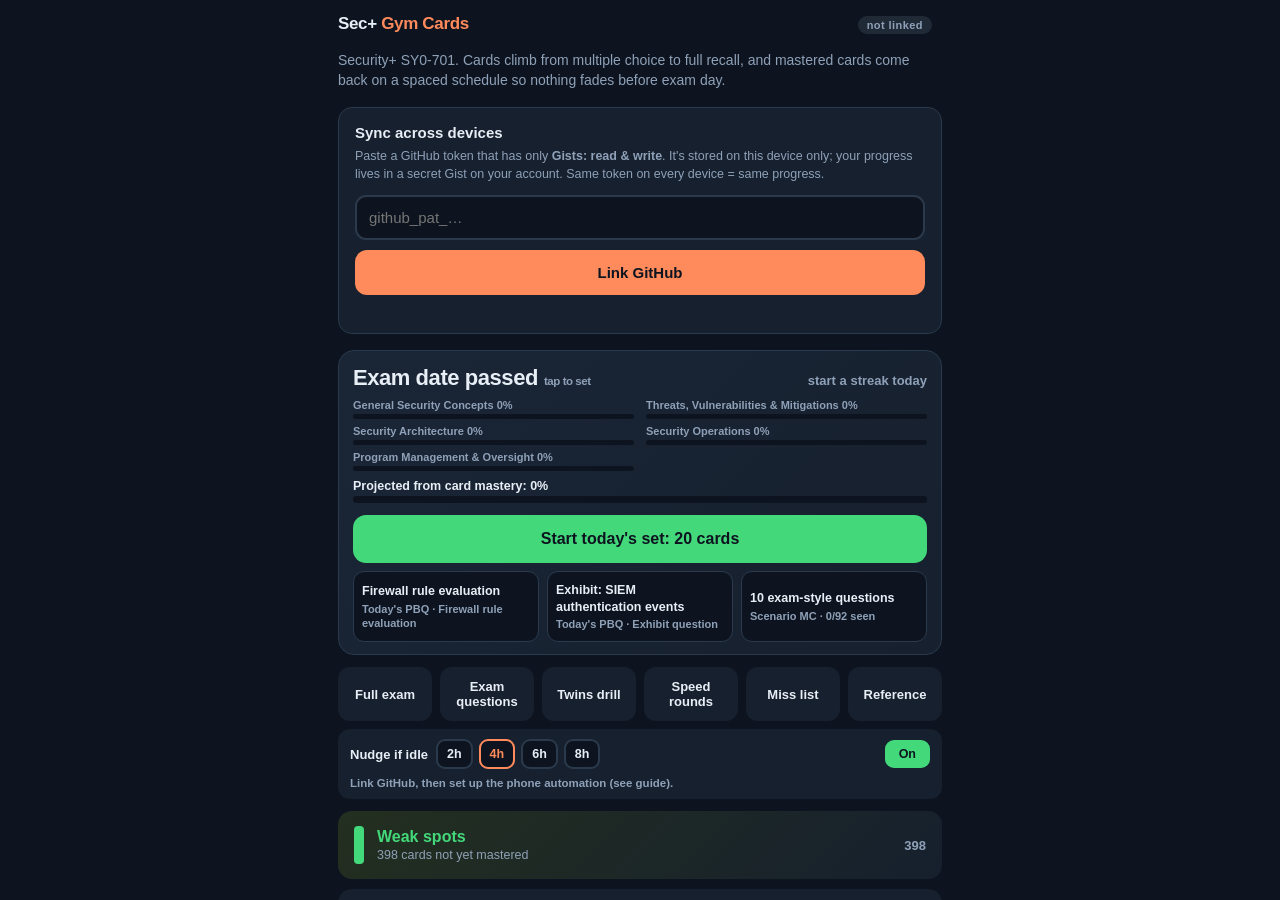
<file: index (1).html>
<!DOCTYPE html>
<html lang="en">
<head>
<meta charset="UTF-8">
<meta name="viewport" content="width=device-width, initial-scale=1.0, maximum-scale=1.0, user-scalable=no">
<title>Sec+ Gym Cards</title>
<link rel="manifest" href="manifest.json">
<link rel="apple-touch-icon" href="icon-180.png">
<link rel="icon" type="image/png" sizes="192x192" href="icon-192.png">
<meta name="apple-mobile-web-app-capable" content="yes">
<meta name="mobile-web-app-capable" content="yes">
<meta name="apple-mobile-web-app-status-bar-style" content="black">
<meta name="apple-mobile-web-app-title" content="Sec+ Cards">
<meta name="theme-color" content="#0D141F">
<link rel="stylesheet" href="exam.css">
<style>
  :root{
    --bg:#0D141F; --panel:#16202E; --panel-2:#1C2938;
    --ink:#E8EEF6; --muted:#8FA1B8;
    --green:#43D97B; --amber:#FF8A5B; --red:#FF5D52;
  }
  *{box-sizing:border-box;margin:0;padding:0;-webkit-tap-highlight-color:transparent}
  html,body{height:100%}
  body{
    background:var(--bg); color:var(--ink);
    font-family:-apple-system,BlinkMacSystemFont,"Segoe UI",Roboto,Helvetica,Arial,sans-serif;
    display:flex;flex-direction:column; overscroll-behavior:none;
    user-select:none;-webkit-user-select:none;
    max-width:640px;margin:0 auto;width:100%;
  }
  header{padding:14px 18px 10px;display:flex;align-items:baseline;justify-content:space-between}
  header h1{font-size:17px;font-weight:800;letter-spacing:-.02em}
  header h1 span{color:var(--amber)}
  #streakbox{font-size:13px;color:var(--muted);font-weight:600}
  #streakbox b{color:var(--green)}
  #hdrmeta{display:flex;align-items:center;gap:10px}
  #sync{font-size:11px;font-weight:800;letter-spacing:.04em;padding:3px 9px;border-radius:12px}
  #sync.ok{background:rgba(67,217,123,.15);color:var(--green)}
  #sync.off{background:rgba(255,180,84,.15);color:var(--amber)}
  #sync.unlinked,#sync.syncing{background:rgba(143,161,184,.15);color:var(--muted)}
  #linkbox{background:var(--panel);border-radius:14px;padding:16px;margin-bottom:16px;border:1px solid #2A394C}
  .lb-t{font-size:15px;font-weight:800;margin-bottom:6px}
  .lb-s{font-size:12.5px;color:var(--muted);line-height:1.45;margin-bottom:12px}
  #tok{width:100%;background:var(--bg);border:2px solid #2A394C;border-radius:11px;padding:12px;color:var(--ink);font-size:15px;font-family:inherit;margin-bottom:10px;outline:none;user-select:text;-webkit-user-select:text}
  #tok:focus{border-color:var(--amber)}
  #linkbtn{width:100%;border:none;border-radius:12px;padding:14px;background:var(--amber);color:#0D141F;font-weight:800;font-size:15px;font-family:inherit;cursor:pointer}
  #linkmsg{font-size:12.5px;color:var(--amber);margin-top:10px;min-height:1em}
  #resetline button{margin:0 8px}

  #home{flex:1;overflow-y:auto;padding:6px 18px 24px}
  .lead{color:var(--muted);font-size:14px;line-height:1.45;margin-bottom:16px}
  .dh{font-size:12px;font-weight:800;color:var(--muted);margin:18px 2px 8px;letter-spacing:.02em}
  .deck{
    width:100%;text-align:left;background:var(--panel);border:none;border-radius:14px;
    padding:15px 16px;margin-bottom:10px;color:var(--ink);
    display:flex;align-items:center;gap:13px;cursor:pointer;font-family:inherit;
  }
  .deck:active{background:var(--panel-2)}
  .jack{width:10px;height:38px;border-radius:4px;flex:none}
  .deck .t{font-size:16px;font-weight:700}
  .deck .s{font-size:12.5px;color:var(--muted);margin-top:2px;display:block}
  .deck .n{margin-left:auto;font-size:13px;font-weight:700;color:var(--muted);flex:none;padding-left:8px}
  .deck.special{background:linear-gradient(135deg,#232f1f,#16202E)}
  .deck.special .t{color:var(--green)}
  #resetline{margin-top:18px;text-align:center}
  #resetline button{background:none;border:none;color:var(--muted);font-size:12.5px;text-decoration:underline;cursor:pointer;font-family:inherit}

  #session{flex:1;display:none;flex-direction:column;padding:0 18px 18px;min-height:0}
  #topbar{display:flex;align-items:center;gap:12px;margin-bottom:10px}
  #quit{background:none;border:none;color:var(--muted);font-size:14px;font-weight:700;cursor:pointer;padding:6px 6px 6px 0;font-family:inherit}
  #bar{flex:1;height:6px;background:var(--panel);border-radius:3px;overflow:hidden}
  #barfill{height:100%;width:0%;background:var(--amber);border-radius:3px;transition:width .25s ease}
  #count{font-size:13px;color:var(--muted);font-weight:700;min-width:52px;text-align:right}

  #cardwrap{flex:1;perspective:1200px;display:flex;min-height:0}
  #card{flex:1;position:relative;transform-style:preserve-3d;transition:transform .3s cubic-bezier(.2,.8,.3,1.1)}
  #card.flipped{transform:rotateX(180deg)}
  .face{
    position:absolute;inset:0;backface-visibility:hidden;-webkit-backface-visibility:hidden;
    background:var(--panel);border-radius:18px;display:flex;flex-direction:column;padding:16px;
  }
  .face.back{transform:rotateX(180deg);background:var(--panel-2)}
  .meta{display:flex;align-items:center;gap:10px}
  .chip{font-size:11.5px;font-weight:800;letter-spacing:.04em;padding:4px 10px;border-radius:20px;color:#0D141F}
  .lvl{margin-left:auto;display:flex;align-items:center;gap:5px}
  .lvl .pip{width:8px;height:8px;border-radius:50%;background:#2A394C}
  .lvl .pip.on{background:var(--amber)}
  .lvl .lbl{font-size:11px;font-weight:800;color:var(--muted);letter-spacing:.03em;margin-left:3px}
  .qa{flex:1;display:flex;align-items:center;justify-content:center;text-align:center;padding:8px 4px;overflow-y:auto;min-height:0}
  .front .qa{font-size:clamp(18px,5vw,25px);font-weight:750;line-height:1.3;letter-spacing:-.01em}
  .front.mc .qa{flex:none;padding:14px 4px 10px;align-items:flex-start}
  .back .qa{font-size:clamp(16px,4.6vw,21px);font-weight:600;line-height:1.45;color:var(--ink);white-space:pre-line}
  .back .qa .big{font-size:clamp(30px,9vw,46px);font-weight:850;letter-spacing:-.02em;display:block;margin-bottom:6px}
  .hint{text-align:center;font-size:12.5px;color:var(--muted);font-weight:600}

  #opts{display:none;flex-direction:column;gap:9px;overflow-y:auto;padding-bottom:4px;flex:1;min-height:0}
  .opt{
    border:2px solid #2A394C;background:var(--bg);border-radius:13px;padding:13px 14px;color:var(--ink);
    font-size:14.5px;font-weight:650;text-align:left;cursor:pointer;line-height:1.35;font-family:inherit;
    transition:border-color .12s,background .12s;
  }
  .opt:active{background:var(--panel-2)}
  .opt.right{border-color:var(--green);background:rgba(67,217,123,.12)}
  .opt.wrong{border-color:var(--red);background:rgba(255,93,82,.12)}
  .opt:disabled{opacity:1}

  .face.front.mc{overflow-y:auto}
  .front.mc #opts{flex:none;overflow:visible}
  #why{display:none;flex:none;background:var(--panel-2);border-radius:12px;padding:12px;margin-top:10px;border-left:4px solid var(--red)}
  #why .wt{font-size:11.5px;font-weight:800;letter-spacing:.04em;color:var(--red);margin-bottom:4px}
  #why .wa{font-size:17px;font-weight:800;margin-bottom:5px}
  #why .wx{font-size:13.5px;line-height:1.45;color:var(--ink);white-space:pre-line}
  #why .wh{font-size:13px;line-height:1.4;color:var(--amber);margin-top:7px;font-weight:650}
  #whynext{width:100%;margin-top:10px;border:none;border-radius:12px;padding:13px;background:var(--amber);color:#0D141F;font-weight:800;font-size:15px;font-family:inherit;cursor:pointer}
  .dg{width:100%;height:auto;max-height:190px;display:block;margin:2px auto 6px}
  .dg text{fill:#E8EEF6;font-family:inherit;font-weight:700;font-size:11px}
  .dg .mt{fill:#8FA1B8;font-weight:600;font-size:10px}
  .dg .amt{fill:#FFB454}
  .dg .rdt{fill:#FF5D52}
  .dg .ln{stroke:#8FA1B8;stroke-width:2;fill:none}
  .dg .nd{fill:#1C2938;stroke:#4FA3FF;stroke-width:2}
  .dg .bx{fill:#1C2938;stroke:#8FA1B8;stroke-width:2}
  .dg .am{stroke:#FFB454;fill:none;stroke-width:2}
  .dg .rd{stroke:#FF5D52;fill:none;stroke-width:3}
  .dg .body{fill:#2A394C;stroke:#C9D6E6;stroke-width:2}
  .dg .fer{fill:#E8EEF6}
  .qwrap{width:100%}
  .qcap{font-size:16px;font-weight:750;line-height:1.3;text-align:center;margin-top:2px}
  .back .qa{display:block}
  .back .qa .qwrap{padding:4px 0}
  .xp{font-size:13.5px;line-height:1.55;color:var(--ink);text-align:left;margin-top:12px;padding-top:10px;border-top:1px solid #2A394C;font-weight:500;white-space:normal}
  .wx2{font-size:13.5px;line-height:1.55;color:var(--ink);margin-top:8px;padding-top:8px;border-top:1px solid #2A394C;font-weight:500}
  #today{background:linear-gradient(135deg,#1a2536,#16202E);border:1px solid #2A394C;border-radius:16px;padding:14px 14px 12px;margin-bottom:12px}
  .tdrow{display:flex;justify-content:space-between;align-items:baseline;gap:10px;margin-bottom:8px}
  .tdrow .cd{font-size:22px;font-weight:850;letter-spacing:-.02em;cursor:pointer}
  .tdrow .cd span{font-size:11.5px;color:var(--muted);font-weight:700;margin-left:6px}
  .tdrow .st{font-size:13px;color:var(--muted);font-weight:700;text-align:right;white-space:nowrap}
  .tdrow .st b{color:var(--amber)}
  .proj{display:grid;grid-template-columns:1fr 1fr;gap:6px 12px;margin:6px 0 12px}
  .pd{font-size:11px;color:var(--muted);font-weight:700}
  .pd .bar{height:5px;background:#0D141F;border-radius:3px;margin-top:3px;overflow:hidden}
  .pd .bar i{display:block;height:100%;background:var(--green)}
  .pd.total{grid-column:1/-1;font-size:12.5px;color:var(--ink);margin-top:2px}
  .pd.total .bar{height:7px}.pd.total .bar i{background:var(--amber)}
  #startToday{width:100%;border:none;border-radius:13px;padding:15px;background:var(--green);color:#0D141F;font-weight:850;font-size:16px;font-family:inherit;cursor:pointer}
  .tdp{display:flex;gap:8px;margin-top:8px}
  .tdp button{flex:1;border:1px solid #2A394C;border-radius:11px;padding:10px 8px;background:var(--bg);color:var(--ink);font-size:12.5px;font-weight:700;font-family:inherit;cursor:pointer;text-align:left;line-height:1.3}
  .tdp button small{display:block;color:var(--muted);font-weight:600;font-size:11px;margin-top:2px}
  .chips{display:flex;gap:8px;margin-bottom:8px;flex-wrap:wrap}
  .chips button{flex:1;border:none;border-radius:12px;padding:12px 6px;background:var(--panel);color:var(--ink);font-size:13px;font-weight:800;font-family:inherit;cursor:pointer}
  .chips button:active{background:var(--panel-2)}
  #twins,#sprint,#ref{flex:1;display:none;flex-direction:column;padding:0 18px 18px;min-height:0;overflow-y:auto}
  .twq{background:var(--panel);border-radius:16px;padding:22px 16px;text-align:center;font-size:clamp(17px,4.8vw,22px);font-weight:750;line-height:1.35;margin:6px 0 14px;min-height:120px;display:flex;align-items:center;justify-content:center}
  .twbtns{display:flex;gap:10px}
  .twbtns button{flex:1;border:2px solid #2A394C;border-radius:14px;padding:20px 8px;background:var(--bg);color:var(--ink);font-size:16px;font-weight:800;font-family:inherit;cursor:pointer;line-height:1.25}
  .twbtns button.right{border-color:var(--green);background:rgba(67,217,123,.12)}
  .twbtns button.wrong{border-color:var(--red);background:rgba(255,93,82,.12)}
  .twnote{font-size:13.5px;line-height:1.5;color:var(--ink);background:var(--panel-2);border-radius:12px;padding:12px;margin-top:12px;min-height:44px}
  .twnext{width:100%;margin-top:10px;border:none;border-radius:12px;padding:13px;background:var(--amber);color:#0D141F;font-weight:800;font-size:15px;font-family:inherit;cursor:pointer}
  .bigbtn{width:100%;border:none;border-radius:14px;padding:16px;background:var(--green);color:#0D141F;font-weight:850;font-size:16px;font-family:inherit;cursor:pointer;margin:6px 0 12px}
  .pairrow{display:flex;justify-content:space-between;padding:10px 12px;background:var(--panel);border-radius:10px;margin-bottom:6px;font-size:13px;font-weight:700}
  .pairrow span{color:var(--muted);font-weight:600}
  .sptimer{font-size:44px;font-weight:850;letter-spacing:-.03em;text-align:center;margin:4px 0}
  .sptimer.low{color:var(--red)}
  .spscore{text-align:center;color:var(--muted);font-weight:700;font-size:13px;margin-bottom:10px}
  .spq{text-align:center;font-size:clamp(20px,6vw,30px);font-weight:850;margin:10px 0 14px;min-height:44px;line-height:1.2}
  .spopts{display:grid;grid-template-columns:1fr 1fr;gap:10px}
  .spopts.wide{grid-template-columns:1fr}
  .spopts.wide button{padding:13px 8px;font-size:14px}
  .spopts button{border:2px solid #2A394C;border-radius:14px;padding:18px 6px;background:var(--bg);color:var(--ink);font-size:16px;font-weight:800;font-family:inherit;cursor:pointer}
  .spopts button.right{border-color:var(--green)}.spopts button.wrong{border-color:var(--red)}
  .reft{font-size:14px;font-weight:800;color:var(--amber);margin:16px 0 6px}
  table.rf{width:100%;border-collapse:collapse;font-size:12.5px}
  table.rf td,table.rf th{padding:6px 8px;border-bottom:1px solid #223042;text-align:left;vertical-align:top}
  table.rf th{color:var(--muted);font-weight:700;font-size:11px;letter-spacing:.03em}
  table.rf td:first-child{font-weight:800;white-space:nowrap}
  .nudgerow{display:flex;align-items:center;gap:8px;flex-wrap:wrap;background:var(--panel);border-radius:12px;padding:10px 12px;margin-bottom:12px;font-size:13px;font-weight:700}
  .hopts{display:flex;gap:6px}
  .hopts button{border:2px solid #2A394C;background:var(--bg);color:var(--ink);border-radius:9px;padding:6px 9px;font-size:12.5px;font-weight:800;font-family:inherit;cursor:pointer}
  .hopts button.sel{border-color:var(--amber);color:var(--amber)}
  .tog{margin-left:auto;border:none;border-radius:9px;padding:7px 14px;background:#2A394C;color:var(--muted);font-weight:800;font-family:inherit;cursor:pointer;font-size:12.5px}
  .tog.on{background:var(--green);color:#0D141F}
  .nudgeurl{width:100%;font-size:11.5px;color:var(--muted);font-weight:600;display:flex;align-items:center;gap:8px;justify-content:space-between}
  .nudgeurl button{border:1px solid #2A394C;background:var(--bg);color:var(--ink);border-radius:8px;padding:5px 10px;font-size:11.5px;font-weight:800;font-family:inherit;cursor:pointer}
  .idle{background:rgba(255,180,84,.14);color:var(--amber);border-radius:10px;padding:8px 10px;font-size:12.5px;font-weight:700;margin-bottom:8px}

  #exq,#miss{display:none;flex-direction:column}
  .mrow{background:var(--panel);border-radius:12px;padding:12px;margin-bottom:8px;cursor:pointer}
  .mrh{display:flex;justify-content:space-between;align-items:center;gap:8px;margin-bottom:4px}
  .mcat{font-size:11px;font-weight:800;letter-spacing:.04em;text-transform:uppercase}
  .mrn{font-size:12px;color:var(--muted);font-weight:700;white-space:nowrap}
  .mrq{font-size:14px;font-weight:700;line-height:1.35}
  .mra{font-size:13.5px;color:var(--green);font-weight:800;margin-top:3px}
  .mrx{display:none;font-size:13.5px;line-height:1.5;color:var(--ink);margin-top:8px;padding-top:8px;border-top:1px dashed #2A394C;white-space:pre-line}
  .mrow.open .mrx{display:block}
  .mrx .dg{max-height:110px}
  .xdom{display:inline-block;font-size:11px;font-weight:800;letter-spacing:.04em;text-transform:uppercase;color:var(--amber);margin-bottom:6px}
  .xq{background:var(--panel);border-radius:16px;padding:16px;font-size:15.5px;font-weight:650;line-height:1.45;margin:4px 0 12px}
  .xpick{margin-bottom:8px;padding-bottom:8px;border-bottom:1px dashed #2A394C}
  .xnote{font-size:13.5px;line-height:1.5;color:var(--ink);background:var(--panel-2);border-radius:12px;padding:12px;margin-top:12px;white-space:pre-line}
  .wp{margin-top:10px;padding-top:8px;border-top:1px dashed #2A394C}
  .wpa{font-size:14.5px;font-weight:800;margin:2px 0 4px}
  .wp .dg{max-height:110px}
  .hook{font-size:13px;color:var(--amber);font-weight:650;margin-top:8px}
  #answers{display:flex;gap:12px;margin-top:14px;visibility:hidden}
  #answers button{flex:1;border:none;border-radius:16px;padding:20px 0;font-size:17px;font-weight:800;cursor:pointer;color:#0D141F;font-family:inherit}
  #missed{background:var(--red)}
  #gotit{background:var(--green)}
  #answers button:active{filter:brightness(1.12)}

  #lab,#pbq{flex:1;display:none;flex-direction:column;padding:0 18px 18px;min-height:0;overflow-y:auto}
  .tb{display:flex;align-items:center;gap:12px;margin-bottom:10px;flex:none}
  .tb button{background:none;border:none;color:var(--muted);font-size:14px;font-weight:700;cursor:pointer;padding:6px 6px 6px 0;font-family:inherit}
  .labtitle,#pbqtitle{font-size:16px;font-weight:800;flex:1;line-height:1.2}
  .pbqp{font-size:14px;color:var(--muted);line-height:1.45;margin:6px 0 12px}
  .given{background:var(--panel-2);border-radius:12px;padding:12px;font-size:14px;margin-bottom:12px;line-height:1.5}
  .given b{font-size:20px}
  .mgrid{display:grid;grid-template-columns:1fr 1fr;gap:8px}
  .mcol{display:flex;flex-direction:column;gap:8px;min-width:0}
  .mi{border:2px solid #2A394C;background:var(--bg);border-radius:12px;padding:11px 10px;color:var(--ink);font-size:13.5px;font-weight:650;text-align:left;cursor:pointer;line-height:1.3;font-family:inherit}
  .mi.sel{border-color:var(--amber)}
  .mi.paired,.mi.used{border-style:dashed;opacity:.8}
  .mtag{display:block;font-size:11px;color:var(--amber);font-weight:700;margin-top:4px}
  .mi.ok{border-color:var(--green);border-style:solid;opacity:1}
  .mi.bad{border-color:var(--red);border-style:solid;opacity:1}
  .oi{display:flex;align-items:center;gap:10px;margin-bottom:8px;width:100%}
  .onum{flex:none;width:24px;height:24px;border-radius:50%;background:var(--panel-2);display:inline-flex;align-items:center;justify-content:center;font-size:12px;font-weight:800;color:var(--amber)}
  .ghost{background:none;border:1px solid #2A394C;color:var(--muted);border-radius:10px;padding:9px 14px;font-size:13px;font-weight:700;font-family:inherit;cursor:pointer;margin-top:4px}
  .fl{display:block;font-size:12.5px;color:var(--muted);font-weight:700;margin-bottom:10px}
  .fi{display:block;width:100%;margin-top:4px;background:var(--bg);border:2px solid #2A394C;border-radius:11px;padding:11px;color:var(--ink);font-size:16px;font-family:inherit;outline:none;user-select:text;-webkit-user-select:text}
  .fi:focus{border-color:var(--amber)}
  .fi.ok{border-color:var(--green)}.fi.bad{border-color:var(--red)}
  .hrow{display:grid;grid-template-columns:40px 1fr 1fr 1fr;gap:6px;width:100%;text-align:left;border:2px solid #2A394C;background:var(--bg);border-radius:12px;padding:10px 8px;color:var(--ink);font-size:11.5px;font-family:inherit;cursor:pointer;margin-bottom:8px;line-height:1.3}
  .hrow b{font-size:13px}
  .hrow.sel{border-color:var(--amber)}
  .hrow.ok{border-color:var(--green)}.hrow.bad{border-color:var(--red)}
  .opt.sel{border-color:var(--amber)}
  .out{background:#0A1017;border:1px solid #2A394C;border-radius:12px;padding:12px;font-family:ui-monospace,Menlo,Consolas,monospace;font-size:12px;line-height:1.5;white-space:pre-wrap;color:#C9D6E6;margin-bottom:12px;user-select:text;-webkit-user-select:text}
  #pbqfoot{margin-top:10px;flex:none}
  #pbqsubmit{width:100%;border:none;border-radius:14px;padding:16px;background:var(--amber);color:#0D141F;font-weight:800;font-size:16px;font-family:inherit;cursor:pointer}
  #pbqfb{display:none;margin-top:12px;background:var(--panel);border-radius:14px;padding:14px;flex:none}
  .fbscore{font-size:34px;font-weight:850;letter-spacing:-.02em}
  .fbwhy{font-size:14px;line-height:1.5;color:var(--ink);margin:6px 0 12px;white-space:pre-line}
  .fbbtns{display:flex;gap:8px;flex-wrap:wrap}
  .fbbtns button{flex:1;border:none;border-radius:12px;padding:13px;font-weight:800;font-size:14px;font-family:inherit;cursor:pointer}
  #fbagain{background:var(--panel-2);color:var(--ink)}
  #fbnext{background:var(--green);color:#0D141F}
  #toast{
    position:fixed;left:50%;top:14%;transform:translateX(-50%) scale(.9);
    background:var(--amber);color:#0D141F;font-weight:850;font-size:15px;
    padding:10px 20px;border-radius:24px;opacity:0;pointer-events:none;
    transition:opacity .25s,transform .25s;z-index:50;
  }
  #toast.show{opacity:1;transform:translateX(-50%) scale(1)}

  #done{flex:1;display:none;flex-direction:column;align-items:center;justify-content:center;padding:24px;text-align:center}
  #done h2{font-size:26px;font-weight:850;margin-bottom:8px}
  #done .score{font-size:56px;font-weight:850;color:var(--green);letter-spacing:-.03em}
  #done p{color:var(--muted);font-size:14.5px;margin:10px 0 26px;line-height:1.5}
  #done .actions{display:flex;flex-direction:column;gap:10px;width:100%;max-width:320px}
  #done button{border:none;border-radius:14px;padding:16px;font-size:16px;font-weight:800;cursor:pointer;font-family:inherit}
  #again{background:var(--amber);color:#0D141F}
  #drill{background:var(--panel-2);color:var(--red)}
  #backhome{background:none;color:var(--muted);text-decoration:underline;font-weight:600;font-size:14px}
</style>
</head>
<body>

<header>
  <h1>Sec+ <span>Gym Cards</span></h1>
  <div id="hdrmeta"><span id="sync"></span><div id="streakbox"></div></div>
</header>

<div id="home">
  <p class="lead">Security+ SY0-701. Cards climb from multiple choice to full recall, and mastered cards come back on a spaced schedule so nothing fades before exam day.</p>
  <div id="linkbox">
    <div class="lb-t">Sync across devices</div>
    <div class="lb-s">Paste a GitHub token that has only <b>Gists: read &amp; write</b>. It's stored on this device only; your progress lives in a secret Gist on your account. Same token on every device = same progress.</div>
    <input id="tok" type="password" placeholder="github_pat_…" autocomplete="off" autocapitalize="off" spellcheck="false">
    <button id="linkbtn">Link GitHub</button>
    <div id="linkmsg"></div>
  </div>
  <div id="today"></div>
  <div class="chips"><button data-go="exam">Full exam</button><button data-go="exq">Exam questions</button><button data-go="twins">Twins drill</button><button data-go="sprint">Speed rounds</button><button data-go="miss">Miss list</button><button data-go="ref">Reference</button></div>
  <div id="nudge"></div>
  <div id="decks"></div>
  <div id="resetline"><button id="resetbtn">Reset all progress</button><button id="unlinkbtn">Unlink GitHub</button></div>
</div>

<div id="session">
  <div id="topbar">
    <button id="quit">Exit</button>
    <div id="bar"><div id="barfill"></div></div>
    <div id="count"></div>
  </div>
  <div id="cardwrap">
    <div id="card">
      <div class="face front" id="frontFace">
        <div class="meta"><span class="chip" id="chipF"></span><span class="lvl" id="lvlF"></span></div>
        <div class="qa" id="qtext"></div>
        <div id="opts"></div>
        <div id="why"></div>
        <div class="hint" id="hintF">tap to flip</div>
      </div>
      <div class="face back">
        <div class="meta"><span class="chip" id="chipB"></span><span class="lvl" id="lvlB"></span></div>
        <div class="qa" id="atext"></div>
        <div class="hint">be honest — did you have it?</div>
      </div>
    </div>
  </div>
  <div id="answers">
    <button id="missed">Missed it</button>
    <button id="gotit">Got it</button>
  </div>
</div>

<div id="done">
  <h2 id="doneTitle">Set complete</h2>
  <div class="score" id="scoreTxt"></div>
  <p id="doneMsg"></p>
  <div class="actions">
    <button id="drill">Drill this set's misses</button>
    <button id="again">Run it again</button>
    <button id="backhome">Back to decks</button>
  </div>
</div>

<div id="lab">
  <div class="tb"><button id="labback">Exit</button><div class="labtitle">PBQ Lab</div></div>
  <p class="lead">Hands-on practice shaped like the real exam's performance-based questions. The hash, firewall-rule and risk-math items generate a fresh problem every attempt.</p>
  <div id="pbqlist"></div>
</div>
<div id="pbq">
  <div class="tb"><button id="pbqback">Lab</button><div id="pbqtitle"></div></div>
  <div id="pbqbody"></div>
  <div id="pbqfoot"><button id="pbqsubmit">Check answers</button></div>
  <div id="pbqfb"></div>
</div>

<div id="twins">
  <div class="tb"><button id="twback">Exit</button><div class="labtitle">Confusable twins</div></div>
  <div id="twbody"></div>
</div>
<div id="sprint">
  <div class="tb"><button id="spback">Exit</button><div class="labtitle">Speed rounds</div></div>
  <div id="spbody"></div>
</div>
<div id="exq">
  <div class="tb"><button id="xqback">Exit</button><div class="labtitle">Exam-style questions</div></div>
  <div id="exqbody"></div>
</div>
<div id="miss">
  <div class="tb"><button id="msback">Exit</button><div class="labtitle">Miss list</div></div>
  <div id="msbody"></div>
</div>
<div id="ref">
  <div class="tb"><button id="rfback">Exit</button><div class="labtitle">Brain-dump sheet</div></div>
  <div id="rfbody"></div>
</div>

<div id="exam"><div id="xmbody"></div></div>

<div id="toast"></div>

<script src="cards-d12.js"></script>
<script src="cards-d34.js"></script>
<script src="cards-d45.js"></script>
<script src="exq.js"></script>
<script src="twins.js"></script>
<script src="lab.js"></script>
<script>
/* ================= CATEGORIES ================= */
const CATS = {
  controls:{name:"Controls & Concepts",        color:"#8AA6FF"},
  crypto:  {name:"Cryptography & PKI",          color:"#5EE0D8"},
  ports:   {name:"Secure Ports & Protocols",    color:"#4FA3FF"},
  actors:  {name:"Threat Actors & Vectors",     color:"#FF9BE0"},
  social:  {name:"Social Engineering & Malware",color:"#FFD166"},
  attacks: {name:"Attacks & Indicators",        color:"#FF6B5E"},
  vulns:   {name:"Vulnerabilities & Mitigations",color:"#F4A261"},
  arch:    {name:"Architecture & Cloud",        color:"#7FD1AE"},
  netsec:  {name:"Secure Network Design",       color:"#C9B8FF"},
  data:    {name:"Data Protection & Resilience",color:"#F2B8C6"},
  harden:  {name:"Hardening & Endpoints",       color:"#43D97B"},
  iam:     {name:"Identity & Access",           color:"#B48CFF"},
  ops:     {name:"Monitoring & Vuln Mgmt",      color:"#9DB2CE"},
  ir:      {name:"Incident Response & Forensics",color:"#FF8093"},
  gov:     {name:"Governance, Risk & Compliance",color:"#6EE7B7"},
  third:   {name:"Third Party, Audits & Awareness",color:"#FFB454"},
};
const SECTIONS=[
  {h:"Domain 1: General Security Concepts (12%)", decks:["controls","crypto","ports"]},
  {h:"Domain 2: Threats, Vulnerabilities & Mitigations (22%)", decks:["actors","social","attacks","vulns"]},
  {h:"Domain 3: Security Architecture (18%)", decks:["arch","netsec","data"]},
  {h:"Domain 4: Security Operations (28%)", decks:["harden","iam","ops","ir"]},
  {h:"Domain 5: Program Management & Oversight (20%)", decks:["gov","third"]},
];

/* ================= DIAGRAMS (inline SVG) ================= */
const DIAG={
cia:`<svg viewBox="0 0 320 130" class="dg"><polygon points="160,14 296,118 24,118" class="bx"/><text x="160" y="40" text-anchor="middle">Confidentiality</text><text x="60" y="110" text-anchor="middle">Integrity</text><text x="258" y="110" text-anchor="middle">Availability</text><text x="160" y="82" text-anchor="middle" class="amt">CIA triad</text><text x="160" y="97" text-anchor="middle" class="mt">+ non-repudiation</text></svg>`,
symasym:`<svg viewBox="0 0 320 130" class="dg"><rect x="8" y="10" width="146" height="110" rx="6" class="bx"/><text x="81" y="30" text-anchor="middle" class="amt">Symmetric</text><rect x="58" y="44" width="46" height="26" rx="4" class="nd"/><text x="81" y="61" text-anchor="middle">1 key</text><text x="81" y="90" text-anchor="middle" class="mt">encrypts and decrypts</text><text x="81" y="106" text-anchor="middle" class="mt">fast · bulk data · AES</text><rect x="166" y="10" width="146" height="110" rx="6" class="bx"/><text x="239" y="30" text-anchor="middle" class="amt">Asymmetric</text><rect x="186" y="44" width="46" height="26" rx="4" class="nd"/><text x="209" y="61" text-anchor="middle">Public</text><rect x="246" y="44" width="46" height="26" rx="4" class="nd" style="stroke:#FF8A5B"/><text x="269" y="61" text-anchor="middle">Private</text><text x="239" y="90" text-anchor="middle" class="mt">pair · slow · key exchange</text><text x="239" y="106" text-anchor="middle" class="mt">RSA · ECC · signatures</text></svg>`,
sig:`<svg viewBox="0 0 320 130" class="dg"><rect x="8" y="46" width="60" height="34" rx="4" class="bx"/><text x="38" y="67" text-anchor="middle">Message</text><path d="M68 63 H96" class="ln"/><rect x="96" y="46" width="52" height="34" rx="4" class="bx"/><text x="122" y="67" text-anchor="middle">Hash</text><path d="M148 63 H176" class="ln"/><rect x="176" y="40" width="72" height="46" rx="4" class="bx" style="stroke:#FF8A5B"/><text x="212" y="58" text-anchor="middle">Encrypt with</text><text x="212" y="74" text-anchor="middle" class="amt">sender PRIVATE</text><path d="M248 63 H276" class="ln"/><rect x="276" y="46" width="40" height="34" rx="4" class="nd"/><text x="296" y="67" text-anchor="middle">Sig</text><text x="160" y="22" text-anchor="middle" class="mt">Sign: hash, then encrypt the hash with the private key</text><text x="160" y="116" text-anchor="middle" class="mt">Verify: decrypt with sender PUBLIC key, compare hashes = integrity + non-repudiation</text></svg>`,
pki:`<svg viewBox="0 0 320 130" class="dg"><rect x="110" y="8" width="100" height="28" rx="4" class="bx" style="stroke:#FF8A5B"/><text x="160" y="27" text-anchor="middle">Root CA</text><path d="M160 36 V50 M160 50 H80 M160 50 H240 M80 50 V58 M240 50 V58" class="ln"/><rect x="30" y="58" width="100" height="28" rx="4" class="bx"/><text x="80" y="77" text-anchor="middle">Intermediate CA</text><rect x="190" y="58" width="100" height="28" rx="4" class="bx"/><text x="240" y="77" text-anchor="middle">Intermediate CA</text><path d="M80 86 V96 M240 86 V96" class="ln"/><rect x="20" y="96" width="120" height="26" rx="4" class="nd"/><text x="80" y="113" text-anchor="middle">Server / user certs</text><rect x="180" y="96" width="120" height="26" rx="4" class="nd"/><text x="240" y="113" text-anchor="middle">Server / user certs</text></svg>`,
dot1x:`<svg viewBox="0 0 320 100" class="dg"><rect x="8" y="26" width="84" height="38" rx="4" class="bx"/><text x="50" y="49" text-anchor="middle">Laptop</text><rect x="118" y="26" width="84" height="38" rx="4" class="bx"/><text x="160" y="49" text-anchor="middle">Switch / AP</text><rect x="228" y="26" width="84" height="38" rx="4" class="bx"/><text x="270" y="49" text-anchor="middle">RADIUS</text><path d="M92 45 H118 M202 45 H228" class="ln"/><text x="105" y="20" text-anchor="middle" class="mt">EAPoL</text><text x="215" y="20" text-anchor="middle" class="mt">RADIUS</text><text x="50" y="86" text-anchor="middle" class="amt">Supplicant</text><text x="160" y="86" text-anchor="middle" class="amt">Authenticator</text><text x="270" y="86" text-anchor="middle" class="amt">Auth server</text></svg>`,
dmz:`<svg viewBox="0 0 320 110" class="dg"><ellipse cx="36" cy="55" rx="30" ry="20" class="bx"/><text x="36" y="59" text-anchor="middle" class="mt">Internet</text><path d="M66 55 H82 M116 55 H130 M214 55 H228 M262 55 H276" class="ln"/><rect x="82" y="40" width="34" height="30" rx="4" class="bx" style="stroke:#FF5D52"/><text x="99" y="59" text-anchor="middle">FW</text><rect x="130" y="24" width="84" height="62" rx="4" class="bx" style="stroke:#FF8A5B"/><text x="172" y="50" text-anchor="middle" class="amt">Screened</text><text x="172" y="66" text-anchor="middle" class="amt">subnet</text><text x="172" y="80" text-anchor="middle" class="mt">web, mail, VPN</text><rect x="228" y="40" width="34" height="30" rx="4" class="bx" style="stroke:#FF5D52"/><text x="245" y="59" text-anchor="middle">FW</text><rect x="276" y="40" width="40" height="30" rx="4" class="bx" style="stroke:#43D97B"/><text x="296" y="59" text-anchor="middle">LAN</text></svg>`,
vpn:`<svg viewBox="0 0 320 150" class="dg"><path d="M80 33 H240" class="am" stroke-dasharray="7 5" style="stroke-width:3"/><rect x="8" y="18" width="72" height="30" rx="4" class="bx"/><text x="44" y="38" text-anchor="middle">Office A</text><ellipse cx="160" cy="33" rx="40" ry="20" class="bx"/><text x="160" y="37" text-anchor="middle" class="mt">Internet</text><rect x="240" y="18" width="72" height="30" rx="4" class="bx"/><text x="276" y="38" text-anchor="middle">Office B</text><text x="160" y="68" text-anchor="middle" class="amt">Site-to-site: IPsec tunnel, always on</text><path d="M41 110 H240" class="am" stroke-dasharray="7 5" style="stroke-width:3"/><circle cx="30" cy="110" r="11" class="nd"/><text x="30" y="114" text-anchor="middle" style="font-size:9px">PC</text><ellipse cx="160" cy="110" rx="40" ry="20" class="bx"/><text x="160" y="114" text-anchor="middle" class="mt">Internet</text><rect x="240" y="95" width="72" height="30" rx="4" class="bx"/><text x="276" y="115" text-anchor="middle">Office</text><text x="160" y="145" text-anchor="middle" class="amt">Client-to-site: TLS or IPsec, split or full tunnel</text></svg>`,
zerotrust:`<svg viewBox="0 0 320 130" class="dg"><rect x="8" y="8" width="304" height="52" rx="6" class="bx" style="stroke:#FF8A5B"/><text x="160" y="24" text-anchor="middle" class="amt">CONTROL PLANE</text><text x="86" y="44" text-anchor="middle" class="mt">Policy engine</text><text x="160" y="44" text-anchor="middle" class="mt">Policy administrator</text><text x="246" y="44" text-anchor="middle" class="mt">Adaptive identity</text><path d="M160 60 V72" class="ln"/><rect x="8" y="72" width="304" height="50" rx="6" class="bx"/><text x="160" y="88" text-anchor="middle" class="amt">DATA PLANE</text><text x="60" y="108" text-anchor="middle" class="mt">Subject / system</text><text x="160" y="108" text-anchor="middle" class="mt">Policy enforcement point</text><text x="262" y="108" text-anchor="middle" class="mt">Implicit trust zone</text></svg>`,
killchain:`<svg viewBox="0 0 320 90" class="dg">${["Recon","Weaponize","Deliver","Exploit","Install","C2","Actions"].map((s,i)=>`<rect x="${6+i*44}" y="30" width="40" height="30" rx="4" class="${i>=3?"nd":"bx"}"/><text x="${26+i*44}" y="49" text-anchor="middle" style="font-size:9px">${s}</text>`).join("")}<text x="160" y="18" text-anchor="middle" class="mt">Cyber kill chain: break it early</text><text x="160" y="80" text-anchor="middle" class="mt">before Exploit = prevention · after = detection and response</text></svg>`,
irlife:`<svg viewBox="0 0 320 90" class="dg">${["Prepare","Detect","Analyze","Contain","Eradicate","Recover","Lessons"].map((s,i)=>`<rect x="${6+i*44}" y="30" width="40" height="30" rx="4" class="bx" style="stroke:${i===3?"#FF8A5B":"#8FA1B8"}"/><text x="${26+i*44}" y="49" text-anchor="middle" style="font-size:8.5px">${s}</text>`).join("")}<text x="160" y="18" text-anchor="middle" class="mt">Incident response process (SY0-701 order)</text><text x="160" y="80" text-anchor="middle" class="mt">Contain first when asked what to do NEXT; lessons learned closes the loop</text></svg>`,
saml:`<svg viewBox="0 0 320 120" class="dg"><rect x="8" y="40" width="70" height="34" rx="4" class="bx"/><text x="43" y="61" text-anchor="middle">User</text><rect x="125" y="40" width="70" height="34" rx="4" class="bx" style="stroke:#FF8A5B"/><text x="160" y="56" text-anchor="middle">IdP</text><text x="160" y="69" text-anchor="middle" class="mt">authenticates</text><rect x="242" y="40" width="70" height="34" rx="4" class="bx"/><text x="277" y="56" text-anchor="middle">SP / app</text><text x="277" y="69" text-anchor="middle" class="mt">trusts IdP</text><path d="M78 50 H125 M195 50 H242" class="am"/><text x="101" y="30" text-anchor="middle" class="mt">1. login</text><text x="218" y="30" text-anchor="middle" class="mt">2. signed assertion</text><text x="160" y="104" text-anchor="middle" class="mt">SAML = enterprise SSO (XML). OAuth = delegated authorization. OIDC = identity layer on OAuth.</text></svg>`,
backups:`<svg viewBox="0 0 320 130" class="dg"><text x="8" y="24" class="amt">Full</text><rect x="70" y="12" width="240" height="16" rx="3" fill="#43D97B"/><text x="8" y="58" class="amt">Incremental</text><rect x="70" y="46" width="60" height="16" rx="3" fill="#8FA1B8"/><rect x="134" y="46" width="60" height="16" rx="3" fill="#8FA1B8"/><rect x="198" y="46" width="60" height="16" rx="3" fill="#8FA1B8"/><text x="8" y="92" class="amt">Differential</text><rect x="70" y="80" width="60" height="16" rx="3" fill="#FF8A5B"/><rect x="70" y="100" width="124" height="16" rx="3" fill="#FF8A5B"/><rect x="70" y="120" width="188" height="8" rx="3" fill="#FF8A5B"/><text x="200" y="72" class="mt">since last ANY backup: small, slow restore</text><text x="200" y="108" class="mt">since last FULL: grows daily, fast restore</text></svg>`,
hash:`<svg viewBox="0 0 320 110" class="dg"><rect x="8" y="30" width="90" height="34" rx="4" class="bx"/><text x="53" y="51" text-anchor="middle">Any input</text><path d="M98 47 H130" class="ln"/><rect x="130" y="30" width="60" height="34" rx="4" class="bx" style="stroke:#FF8A5B"/><text x="160" y="51" text-anchor="middle">Hash</text><path d="M190 47 H222" class="ln"/><rect x="222" y="30" width="90" height="34" rx="4" class="nd"/><text x="267" y="51" text-anchor="middle">Fixed digest</text><text x="160" y="20" text-anchor="middle" class="mt">One-way · deterministic · no key</text><text x="160" y="86" text-anchor="middle" class="mt">MD5 128-bit (32 hex) · SHA-1 160 (40 hex) · SHA-256 (64 hex) · SHA-512 (128 hex)</text><text x="160" y="102" text-anchor="middle" class="mt">Salt before hashing passwords; collision = two inputs, one digest</text></svg>`,
fwrules:`<svg viewBox="0 0 320 120" class="dg"><text x="8" y="16" class="amt">#</text><text x="32" y="16" class="amt">Action</text><text x="90" y="16" class="amt">Source</text><text x="170" y="16" class="amt">Dest</text><text x="250" y="16" class="amt">Port</text>${[["1","ALLOW","10.0.10.0/24","any","443"],["2","DENY","any","10.0.20.5","3389"],["3","ALLOW","10.0.10.0/24","10.0.20.5","3389"],["4","DENY","any","any","any"]].map((r,i)=>`<text x="8" y="${36+i*18}" class="mt">${r[0]}</text><text x="32" y="${36+i*18}" style="fill:${r[1]==="DENY"?"#FF5D52":"#43D97B"};font-size:10px">${r[1]}</text><text x="90" y="${36+i*18}" class="mt">${r[2]}</text><text x="170" y="${36+i*18}" class="mt">${r[3]}</text><text x="250" y="${36+i*18}" class="mt">${r[4]}</text>`).join("")}<text x="160" y="114" text-anchor="middle" class="mt">Top-down, first match wins; rule 3 never fires because rule 2 shadows it; last line = implicit deny</text></svg>`,
controls:`<svg viewBox="0 0 320 120" class="dg"><text x="160" y="14" text-anchor="middle" class="amt">CATEGORY (who/what)  ×  TYPE (when/how)</text>${["Technical","Managerial","Operational","Physical"].map((c,i)=>`<rect x="${8+i*77}" y="26" width="72" height="26" rx="4" class="bx"/><text x="${44+i*77}" y="43" text-anchor="middle" style="font-size:10px">${c}</text>`).join("")}${["Preventive","Deterrent","Detective","Corrective","Compensating","Directive"].map((t,i)=>`<rect x="${8+i*52}" y="70" width="48" height="26" rx="4" class="nd"/><text x="${32+i*52}" y="87" text-anchor="middle" style="font-size:8.5px">${t}</text>`).join("")}<text x="160" y="114" text-anchor="middle" class="mt">Every control is one category AND one type, e.g. a lock = physical + preventive</text></svg>`,
risk:`<svg viewBox="0 0 320 110" class="dg"><rect x="8" y="14" width="90" height="30" rx="4" class="bx"/><text x="53" y="33" text-anchor="middle">AV × EF</text><path d="M98 29 H128" class="ln"/><rect x="128" y="14" width="64" height="30" rx="4" class="nd"/><text x="160" y="33" text-anchor="middle">= SLE</text><rect x="8" y="60" width="90" height="30" rx="4" class="bx"/><text x="53" y="79" text-anchor="middle">SLE × ARO</text><path d="M98 75 H128" class="ln"/><rect x="128" y="60" width="64" height="30" rx="4" class="nd" style="stroke:#FF8A5B"/><text x="160" y="79" text-anchor="middle">= ALE</text><text x="256" y="33" text-anchor="middle" class="mt">one incident</text><text x="256" y="79" text-anchor="middle" class="mt">per year</text><text x="160" y="104" text-anchor="middle" class="mt">Control is worth it when ALE saved exceeds its annual cost</text></svg>`
};

/* ================= CARDS (data/cards-*.js) ================= */
const CARDS=[...CARDS_D12,...CARDS_D34,...CARDS_D45];

/* stable ids so future card edits never scramble progress */
CARDS.forEach(cd=>{
  cd.sid=cd.c+"|"+cd.q+(cd.vq?"|"+cd.vq:"");
  const lines=cd.a.split("\n");
  const big=lines.find(l=>l.startsWith("#"));
  cd.short=(cd.s||(big?big.slice(1):lines[0])).trim();
});

/* ============ STATE / STORAGE (GitHub Gist sync + on-device fallback) ============ */
const KEY="secplus-cards-v1";
const TOKKEY="secplus-gh-token";
const GIDKEY="secplus-gist-id";
const GFILE="secplus-state.json";
let stats={};
let pbq={};
let exq={};
let exam="2026-10-28",days={},twins={},sprint={};
let examHist=[]; // full-exam attempts (exam/engine.js)
let remind={on:true,hours:4},lastStudy=0,owner="";
try{owner=localStorage.getItem("secplus-gh-owner")||"";}catch(e){}
let sessionsDone=0;
let updatedAt=0;
let token="",gistId="";
try{token=localStorage.getItem(TOKKEY)||"";gistId=localStorage.getItem(GIDKEY)||"";}catch(e){}

function payload(){return {stats,pbq,exq,examHist,sessionsDone,updatedAt,exam,days,twins,sprint,remindOn:remind.on?"yes":"no",remindHours:remind.hours,lastStudy:lastStudy?new Date(lastStudy).toISOString():"",nudgeAfter:lastStudy?new Date(lastStudy+remind.hours*3600000).toISOString():""};}
function adopt(d){stats=d.stats||{};pbq=d.pbq||{};exq=d.exq||{};examHist=Array.isArray(d.examHist)?d.examHist:[];sessionsDone=d.sessionsDone||0;updatedAt=d.updatedAt||0;exam=d.exam||"2026-10-28";days=d.days||{};twins=d.twins||{};sprint=d.sprint||{};remind={on:!(d.remindOn===false||d.remindOn==="no"),hours:+d.remindHours||4};lastStudy=d.lastStudy?(Date.parse(d.lastStudy)||0):0;}
function localGet(){try{const v=localStorage.getItem(KEY);return v?JSON.parse(v):null;}catch(e){return null;}}
function localSet(){try{localStorage.setItem(KEY,JSON.stringify(payload()));}catch(e){}}

function gh(path,opts){
  opts=opts||{};
  const h={"Authorization":"Bearer "+token,"Accept":"application/vnd.github+json","X-GitHub-Api-Version":"2022-11-28"};
  if(opts.body)h["Content-Type"]="application/json";
  return fetch("https://api.github.com"+path,{method:opts.method||"GET",headers:h,body:opts.body,cache:"no-store"});
}
async function findGist(){
  if(gistId){
    const r=await gh("/gists/"+gistId);
    if(r.ok)return await r.json();
    if(r.status!==404)return null;
    gistId="";try{localStorage.removeItem(GIDKEY);}catch(e){}
  }
  const r=await gh("/gists?per_page=100");
  if(!r.ok)return null;
  const list=await r.json();
  const hit=Array.isArray(list)?list.find(g=>g.files&&g.files[GFILE]):null;
  if(hit){
    gistId=hit.id;try{localStorage.setItem(GIDKEY,gistId);}catch(e){}
    const r2=await gh("/gists/"+gistId);
    return r2.ok?await r2.json():null;
  }
  const c=await gh("/gists",{method:"POST",body:JSON.stringify({description:"Sec+ Gym Cards progress",public:false,files:{[GFILE]:{content:"{}"}}})});
  if(!c.ok)return null;
  const made=await c.json();
  gistId=made.id;try{localStorage.setItem(GIDKEY,gistId);}catch(e){}
  return made;
}
async function serverGet(){
  if(!token)return null;
  try{
    const g=await findGist();
    if(!g)return null;
    if(g.owner&&g.owner.login){owner=g.owner.login;try{localStorage.setItem("secplus-gh-owner",owner);}catch(e){}}
    const f=g.files&&g.files[GFILE];
    if(!f)return {};
    let content=f.content;
    if(f.truncated&&f.raw_url){const r=await fetch(f.raw_url,{cache:"no-store"});content=await r.text();}
    const d=JSON.parse(content||"{}");
    return (d&&typeof d==="object")?d:{};
  }catch(e){return null;}
}
async function serverPut(){
  if(!token||!gistId)return false;
  try{
    const r=await gh("/gists/"+gistId,{method:"PATCH",body:JSON.stringify({files:{[GFILE]:{content:JSON.stringify(payload())}}})});
    return r.ok;
  }catch(e){return false;}
}
const SYNC_LABEL={ok:"synced",off:"local only",unlinked:"not linked",syncing:"syncing"};
function setSync(state){
  const el=document.querySelector("#sync");
  if(!el)return;
  el.textContent=SYNC_LABEL[state]||state;
  el.className=state;
}
function homeVisible(){return document.querySelector("#home").style.display!=="none";}
async function loadState(){
  const local=localGet();
  if(local)adopt(local);
  renderHome();
  if(!token){setSync("unlinked");return;}
  setSync("syncing");
  const remote=await serverGet();
  if(remote===null){setSync("off");return;}
  const chosen=(!local)?remote:(((local.updatedAt||0)>(remote.updatedAt||0))?local:remote);
  adopt(chosen);
  localSet();
  if((remote.updatedAt||0)<updatedAt)await serverPut();
  setSync("ok");
  if(homeVisible())renderHome();
}
async function saveState(){
  updatedAt=Date.now();
  localSet();
  if(!token){setSync("unlinked");return;}
  const ok=await serverPut();
  setSync(ok?"ok":"off");
}
function stat(cd){return stats[cd.sid]||(stats[cd.sid]={seen:0,right:0,streak:0,level:1,due:0,ivl:0});}
function mastered(cd){const s=stats[cd.sid];return !!s&&s.level>=3&&s.streak>=2;}
function isWeak(cd){return !mastered(cd);}
function isDue(cd){return mastered(cd)&&(stats[cd.sid].due||0)<=Date.now();}

/* ================= HOME ================= */
const $=q=>document.querySelector(q);
function renderHome(){
  $("#home").style.display="block";
  $("#session").style.display="none";
  $("#done").style.display="none";
  $("#linkbox").style.display=token?"none":"block";
  $("#unlinkbtn").style.display=token?"inline":"none";
  $("#lab").style.display="none";$("#pbq").style.display="none";$("#twins").style.display="none";$("#sprint").style.display="none";$("#ref").style.display="none";$("#exq").style.display="none";$("#miss").style.display="none";$("#exam").style.display="none";
  if(sp.timer){clearInterval(sp.timer);sp.timer=null;}
  renderToday();renderNudge();
  const weakN=CARDS.filter(isWeak).length;
  const m=CARDS.length-weakN;
  $("#streakbox").innerHTML = sessionsDone?`<b>${m}</b>/${CARDS.length} mastered`:"";
  let html="";
  html+=deckBtn("weak","Weak spots",weakN?`${weakN} cards not yet mastered`:"All mastered — run any deck to stay sharp",weakN||CARDS.length,"var(--green)",true);
  html+=deckBtn("all","Everything, shuffled","20 random from the full stack",CARDS.length,"var(--amber)",false);
  html+=`<div class="dh">Full exam (timed, scored like the real thing)</div>`+deckBtn("exam","Take a full 90-question exam",examHist.length?`Last: ${examHist[examHist.length-1].scaled} · ${examHist[examHist.length-1].raw}% · ${examHist.length} attempt${examHist.length>1?"s":""}`:"90 minutes, PBQs first, confidence tracking, 720 to pass",examHist.length?(examHist[examHist.length-1].pass?"PASS":"retry"):"new","var(--amber)",true);
  html+=`<div class="dh">PBQ Lab (hands-on, exam-style)</div>`+deckBtn("lab","Open PBQ Lab","Matching, ordering, hash ID, firewall rules, risk math, exhibits",labCount(),"var(--green)",true);
  for(const sec of SECTIONS){
    html+=`<div class="dh">${sec.h}</div>`;
    for(const k of sec.decks){
      const pool=CARDS.filter(c=>c.c===k);
      const mk=pool.filter(mastered).length;
      html+=deckBtn(k,CATS[k].name,subtitle(k),`${mk}/${pool.length}`,CATS[k].color,false);
    }
  }
  $("#decks").innerHTML=html;
  document.querySelectorAll(".deck").forEach(b=>b.onclick=()=>startSession(b.dataset.k));
  document.querySelectorAll(".chips button").forEach(b=>b.onclick=()=>({twins:renderTwins,sprint:renderSprint,ref:renderRef,exq:renderExq,miss:renderMiss,exam:renderExam})[b.dataset.go]());
}
function subtitle(k){
  return {
    controls:"CIA, control matrix, zero trust, change mgmt",
    crypto:"Symmetric vs asymmetric, hashing, PKI, revocation",
    ports:"The free points — make them automatic",
    actors:"Who attacks, why, and through what vector",
    social:"Phishing family, pretexting, malware types",
    attacks:"Network, app, crypto, password attacks + indicators",
    vulns:"Vuln types and the mitigation that fits",
    arch:"Cloud models, IaC, containers, IoT/ICS",
    netsec:"Zones, firewalls, VPN, NAC, SASE",
    data:"States, classification, backups, sites, RTO/RPO",
    harden:"Baselines, mobile, wireless, app security",
    iam:"SSO protocols, MFA, access models, PAM",
    ops:"SIEM, scanning, CVSS, automation. Biggest domain: 28%",
    ir:"IR order, forensics, chain of custody",
    gov:"Policies, risk math, privacy roles",
    third:"Agreements, audits, pen tests, awareness"
  }[k]||"";
}
function deckBtn(k,t,s,n,color,special){
  return `<button class="deck ${special?"special":""}" data-k="${k}">
    <span class="jack" style="background:${color}"></span>
    <span><span class="t">${t}</span><span class="s">${s}</span></span>
    <span class="n">${n}</span></button>`;
}
$("#resetbtn").onclick=async()=>{
  if(!confirm("Wipe all card progress?"))return;
  stats={};pbq={};exq={};examHist=[];days={};twins={};sprint={};sessionsDone=0;await saveState();renderHome();
};

/* ================= SESSION ================= */
let queue=[],idx=0,total=0,missedThis=[],rightThis=0,lastDeck="all",flipped=false,locked=false;

function pickDeck(k){
  let pool;
  if(k==="all")pool=[...CARDS];
  else if(k==="weak"){pool=CARDS.filter(isWeak);if(!pool.length)pool=[...CARDS];}
  else pool=CARDS.filter(c=>c.c===k);
  for(let i=pool.length-1;i>0;i--){const j=Math.floor(Math.random()*(i+1));[pool[i],pool[j]]=[pool[j],pool[i]];}
  return pool.slice(0,20).map(cd=>({cd,recycled:false}));
}
function startSession(k){
  if(k==="lab")return renderLab();
  if(k==="exam")return renderExam();
  if(k==="today")return startTodaySet(todaySet());
  lastDeck=k;
  queue=pickDeck(k);
  idx=0;total=queue.length;missedThis=[];rightThis=0;
  $("#home").style.display="none";$("#done").style.display="none";
  $("#session").style.display="flex";
  showCard();
}
function lvlHtml(level){
  let pips="";
  for(let i=1;i<=3;i++)pips+=`<span class="pip ${i<=level?"on":""}"></span>`;
  const names={1:"EASY",2:"HARD",3:"RECALL"};
  return pips+`<span class="lbl">${names[level]}</span>`;
}
function showCard(){
  if(idx>=queue.length)return endSession();
  const {cd}=queue[idx];
  const s=stat(cd);
  const level=s.level;
  flipped=false;locked=false;
  $("#card").classList.remove("flipped");
  $("#why").style.display="none";$("#hintF").style.display="block";
  const cat=CATS[cd.c];
  $("#chipF").textContent=cat.name;$("#chipF").style.background=cat.color;
  $("#chipB").textContent=cat.name;$("#chipB").style.background=cat.color;
  $("#lvlF").innerHTML=lvlHtml(level);
  $("#lvlB").innerHTML=lvlHtml(level);
  if(cd.vq)$("#qtext").innerHTML=`<div class="qwrap">${DIAG[cd.vq]}<div class="qcap">${esc(cd.q)}</div></div>`;
  else $("#qtext").textContent=cd.q;

  $("#atext").innerHTML=`<div class="qwrap">${answerHtml(cd)}</div>`;

  const front=$("#frontFace");
  if(level<3){
    front.classList.add("mc");
    $("#hintF").textContent="pick one";
    $("#answers").style.visibility="hidden";
    renderOptions(cd,level===1?3:4);
    $("#opts").style.display="flex";
  }else{
    front.classList.remove("mc");
    $("#hintF").textContent="tap to flip";
    $("#opts").style.display="none";
    $("#answers").style.visibility="hidden";
  }
  $("#barfill").style.width=(idx/total*100)+"%";
  $("#count").textContent=`${Math.min(idx+1,total)} / ${total}`;
}
function renderOptions(cd,nOpts){
  const pool=CARDS.filter(x=>x.sid!==cd.sid&&x.short!==cd.short&&(cd.g?x.g===cd.g:(x.c===cd.c&&!x.g)));
  const seen=new Set([cd.short]);
  const distractors=[];
  const shuffled=[...pool];
  for(let i=shuffled.length-1;i>0;i--){const j=Math.floor(Math.random()*(i+1));[shuffled[i],shuffled[j]]=[shuffled[j],shuffled[i]];}
  for(const x of shuffled){
    if(distractors.length>=nOpts-1)break;
    if(seen.has(x.short))continue;
    seen.add(x.short);distractors.push(x.short);
  }
  const opts=[{t:cd.short,right:true},...distractors.map(t=>({t,right:false}))];
  for(let i=opts.length-1;i>0;i--){const j=Math.floor(Math.random()*(i+1));[opts[i],opts[j]]=[opts[j],opts[i]];}
  const box=$("#opts");
  box.innerHTML="";
  opts.forEach(o=>{
    const b=document.createElement("button");
    b.className="opt";b.textContent=o.t;
    b.onclick=()=>pickOption(b,o.right);
    box.appendChild(b);
  });
}
function pickOption(btn,right){
  if(locked)return;locked=true;
  const {cd}=queue[idx];
  document.querySelectorAll(".opt").forEach(b=>{
    b.disabled=true;
    if(b.textContent===cd.short)b.classList.add("right");
  });
  if(right){setTimeout(()=>answer(true),550);return;}
  btn.classList.add("wrong");
  const t=btn.textContent;
  const picked=CARDS.find(x=>x.sid!==cd.sid&&x.short===t&&(cd.g?x.g===cd.g:x.c===cd.c))||CARDS.find(x=>x.sid!==cd.sid&&x.short===t);
  showWhy(cd,picked);
}
function answerHtml(cd){
  let h=cd.v?`<div class="qwrap">${DIAG[cd.v]}</div>`:"";
  cd.a.split("\n").forEach(line=>{
    if(line.startsWith("#"))h+=`<span class="big">${esc(line.slice(1))}</span>`;
    else h+=`<div>${esc(line)}</div>`;
  });
  if(cd.w)h+=`<div class="hook">Hook: ${esc(cd.w)}</div>`;
  if(cd.x)h+=`<div class="xp">${esc(cd.x)}</div>`;
  return h;
}
function pickedHtml(pk){
  if(!pk)return "";
  const line=pk.a.split("\n").filter(l=>!l.startsWith("#"))[0]||"";
  const body=pk.vq?esc(line):`That's the answer to "${esc(pk.q)}"${line?": "+esc(line):""}.`;
  return `<div class="wp"><div class="wt" style="color:var(--amber)">What you picked</div><div class="wpa">${esc(pk.short)}</div>${pk.vq?`<div class="qwrap">${DIAG[pk.vq]}</div>`:""}<div class="wx">${body}</div></div>`;
}
function showWhy(cd,picked){
  const lines=cd.a.split("\n");
  const big=lines.find(l=>l.startsWith("#"));
  let rest=lines.filter(l=>!l.startsWith("#"));
  if(big&&big.slice(1).trim()!==cd.short)rest.unshift(big.slice(1).trim());
  const w=$("#why");
  w.innerHTML=(cd.v?`<div class="qwrap">${DIAG[cd.v]}</div>`:"")+`<div class="wt">Correct answer</div><div class="wa">${esc(cd.short)}</div>`+
    (rest.length?`<div class="wx">${esc(rest.join("\n"))}</div>`:"")+
    pickedHtml(picked)+
    (cd.w?`<div class="wh">Hook: ${esc(cd.w)}</div>`:"")+
    (cd.x?`<div class="wx2">${esc(cd.x)}</div>`:"")+
    `<button id="whynext">Got it — next card</button>`;
  w.style.display="block";
  $("#hintF").style.display="none";
  $("#whynext").onclick=()=>answer(false);
  w.scrollIntoView({behavior:"smooth",block:"nearest"});
}
$("#card").onclick=()=>{
  if(!queue[idx])return;
  const s=stat(queue[idx].cd);
  if(s.level<3)return;
  flipped=!flipped;
  $("#card").classList.toggle("flipped",flipped);
  $("#answers").style.visibility=flipped?"visible":"hidden";
};
$("#gotit").onclick=()=>answer(true);
$("#missed").onclick=()=>answer(false);

function toast(msg){
  const t=$("#toast");
  t.textContent=msg;t.classList.add("show");
  setTimeout(()=>t.classList.remove("show"),1300);
}
function answer(right){
  const item=queue[idx];
  const cd=item.cd;
  const s=stat(cd);
  s.seen++;
  if(right){
    s.right++;s.streak++;rightThis++;
    if(s.level<3){
      if(s.streak>=2){s.level++;s.streak=0;toast(s.level===3?"Level up — full recall":"Level up — harder choices");}
    }else if(s.streak>=2){
      s.ivl=s.ivl?Math.min(s.ivl*2,7):2;
      s.due=Date.now()+s.ivl*86400000;
      toast((s.streak===2?"Mastered":"Still solid")+" — back in "+s.ivl+" day"+(s.ivl>1?"s":""));
    }
  }else{
    s.streak=0;
    if(s.level===3&&s.ivl){s.level=2;s.ivl=0;s.due=0;}
    if(!missedThis.includes(cd))missedThis.push(cd);
    if(!item.recycled){queue.push({cd,recycled:true});total++;}
  }
  bumpDay(1);
  idx++;
  saveState();
  showCard();
}
$("#quit").onclick=()=>renderHome();

/* ================= DONE ================= */
function endSession(){
  sessionsDone++;saveState();
  $("#session").style.display="none";
  $("#done").style.display="flex";
  const pct=total?Math.round(rightThis/total*100):0;
  $("#scoreTxt").textContent=pct+"%";
  $("#scoreTxt").style.color = pct>=80?"var(--green)":pct>=60?"var(--amber)":"var(--red)";
  const u=missedThis.length;
  $("#doneTitle").textContent = pct>=80?"Set complete — strong":"Set complete";
  $("#doneMsg").textContent = u
    ? `${u} card${u>1?"s":""} missed this set — streaks reset, so they'll keep showing up until you climb them back to Recall.`
    : "Clean set. Every card here climbed toward mastery.";
  $("#drill").style.display=u?"block":"none";
}
$("#again").onclick=()=>startSession(lastDeck);
$("#backhome").onclick=()=>renderHome();
$("#drill").onclick=()=>{
  queue=missedThis.map(cd=>({cd,recycled:false}));
  idx=0;total=queue.length;missedThis=[];rightThis=0;
  $("#done").style.display="none";$("#session").style.display="flex";
  showCard();
};

/* ================= PBQ LAB ================= */
const PBQS=[...LAB_PBQS,
{id:"g-hashid",type:"hashid",title:"Identify the hash",prompt:"Read the digest, name the algorithm, give its bit length. Every attempt is a brand-new digest."},
{id:"g-fwrule",type:"fwrule",title:"Firewall rule evaluation",prompt:"Walk the rule table top-down for the packet shown. Every attempt is a new table."},
{id:"g-risk",type:"risk",title:"Risk math: SLE, ALE, cost-benefit",prompt:"Compute the loss figures and decide whether the control is worth buying. Every attempt uses new numbers."}
];
const TYPENAME={match:"Matching (drag-and-drop style)",order:"Put in order",hashid:"Hash identification",fwrule:"Firewall rule evaluation",risk:"Risk calculation",scenario:"Exhibit question"};
const TYPECOL={match:"#4FA3FF",order:"#FFD166",hashid:"#5EE0D8",fwrule:"#FF8093",risk:"#6EE7B7",scenario:"#B48CFF"};
let cur=null,W={},curIdx=0;
function shuffle(a){for(let i=a.length-1;i>0;i--){const j=Math.floor(Math.random()*(i+1));[a[i],a[j]]=[a[j],a[i]];}return a;}
function esc(s){return String(s).replace(/&/g,"&amp;").replace(/</g,"&lt;").replace(/>/g,"&gt;");}
function labCount(){return PBQS.filter(p=>pbq[p.id]).length+"/"+PBQS.length;}
function renderLab(){
  $("#home").style.display="none";$("#pbq").style.display="none";$("#lab").style.display="flex";
  let html="";
  PBQS.forEach(p=>{
    const s=pbq[p.id];const best=s?Math.round(s.best):null;
    const col=best===null?"var(--muted)":best>=80?"var(--green)":best>=50?"var(--amber)":"var(--red)";
    html+=`<button class="deck" data-id="${p.id}"><span class="jack" style="background:${TYPECOL[p.type]}"></span><span><span class="t">${esc(p.title)}</span><span class="s">${TYPENAME[p.type]}${s?" — "+s.attempts+" attempt"+(s.attempts>1?"s":""):""}</span></span><span class="n" style="color:${col}">${best===null?"new":best+"%"}</span></button>`;
  });
  $("#pbqlist").innerHTML=html;
  document.querySelectorAll("#pbqlist .deck").forEach(b=>b.onclick=()=>startPbq(b.dataset.id));
}
function startPbq(id){
  curIdx=PBQS.findIndex(p=>p.id===id);cur=PBQS[curIdx];W={};
  $("#lab").style.display="none";$("#pbq").style.display="flex";
  $("#pbqtitle").textContent=cur.title;
  $("#pbqfb").style.display="none";$("#pbqsubmit").style.display="block";
  ({match:buildMatch,order:buildOrder,hashid:buildHashid,fwrule:buildFwrule,risk:buildRisk,scenario:buildScenario})[cur.type](cur);
  $("#pbq").scrollTop=0;
}
/* --- matching --- */
function buildMatch(p){
  W={sel:null,assign:{},L:shuffle(p.pairs.map((x,i)=>({t:x[0],i}))),R:shuffle(p.pairs.map((x,i)=>({t:x[1],i})))};
  $("#pbqbody").innerHTML=`<p class="pbqp">${esc(p.prompt)}</p><div class="mgrid"><div class="mcol" id="mL"></div><div class="mcol" id="mR"></div></div>`;
  drawMatch();
}
function drawMatch(){
  const L=$("#mL"),R=$("#mR");L.innerHTML="";R.innerHTML="";
  const used=new Set(Object.values(W.assign));
  W.L.forEach(it=>{
    const b=document.createElement("button");b.className="mi";b.textContent=it.t;
    const paired=W.assign[it.i]!==undefined;
    if(W.sel===it.i)b.classList.add("sel");
    if(paired){b.classList.add("paired");const tag=document.createElement("span");tag.className="mtag";tag.textContent="\u2192 "+cur.pairs[W.assign[it.i]][1];b.appendChild(tag);}
    if(W.locked)b.classList.add(paired&&W.assign[it.i]===it.i?"ok":"bad");
    b.onclick=()=>{if(W.locked)return;if(paired){delete W.assign[it.i];W.sel=null;}else W.sel=(W.sel===it.i)?null:it.i;drawMatch();};
    L.appendChild(b);
  });
  W.R.forEach(it=>{
    const b=document.createElement("button");b.className="mi";b.textContent=it.t;
    if(used.has(it.i))b.classList.add("used");
    b.onclick=()=>{if(W.locked||W.sel===null||used.has(it.i))return;W.assign[W.sel]=it.i;W.sel=null;drawMatch();};
    R.appendChild(b);
  });
}
function checkMatch(){
  let ok=0;cur.pairs.forEach((_,i)=>{if(W.assign[i]===i)ok++;});
  W.locked=true;drawMatch();
  const miss=[];
  cur.pairs.forEach((x,i)=>{const j=W.assign[i];if(j===undefined)miss.push(esc(x[0])+" was left unmatched.");else if(j!==i)miss.push("You paired "+esc(x[0])+" with "+esc(cur.pairs[j][1])+", but that belongs to "+esc(cur.pairs[j][0])+".");});
  return {score:ok/cur.pairs.length*100,why:`${ok} of ${cur.pairs.length} pairs right.`+(miss.length?"\n\n"+miss.join("\n"):"")+"\n\nFull answer key:\n"+cur.pairs.map(x=>esc(x[0])+" \u2192 "+esc(x[1])).join("\n")};
}
/* --- ordering --- */
function buildOrder(p){
  W={seq:[],items:shuffle(p.steps.map((t,i)=>({t,i})))};
  if(W.items.every((it,k)=>it.i===k))[W.items[0],W.items[1]]=[W.items[1],W.items[0]];
  $("#pbqbody").innerHTML=`<p class="pbqp">${esc(p.prompt)}</p><div id="olist"></div><button class="ghost" id="oundo">Undo last</button>`;
  $("#oundo").onclick=()=>{if(W.locked)return;W.seq.pop();drawOrder();};
  drawOrder();
}
function drawOrder(){
  const box=$("#olist");box.innerHTML="";
  W.items.forEach(it=>{
    const pos=W.seq.indexOf(it.i);
    const b=document.createElement("button");b.className="mi oi";
    const n=document.createElement("span");n.className="onum";n.textContent=pos>=0?pos+1:"";b.appendChild(n);
    b.appendChild(document.createTextNode(it.t));
    if(pos>=0)b.classList.add("paired");
    if(W.locked)b.classList.add(pos>=0&&pos===it.i?"ok":"bad");
    b.onclick=()=>{if(W.locked||pos>=0)return;W.seq.push(it.i);drawOrder();};
    box.appendChild(b);
  });
}
function checkOrder(){
  let ok=0;W.seq.forEach((v,k)=>{if(v===k)ok++;});
  W.locked=true;drawOrder();
  const miss=[];
  cur.steps.forEach((s,i)=>{const k=W.seq.indexOf(i);if(k===-1)miss.push("You never placed \""+esc(s)+"\" (it's step "+(i+1)+").");else if(k!==i)miss.push("\""+esc(s)+"\" is step "+(i+1)+"; you put it at "+(k+1)+".");});
  return {score:ok/cur.steps.length*100,why:`${ok} of ${cur.steps.length} in the right position.`+(miss.length?"\n\n"+miss.join("\n"):"")+"\n\nCorrect order:\n"+cur.steps.map((s,i)=>(i+1)+". "+esc(s)).join("\n")};
}
/* ---------- generators shared by the PBQ Lab and Exam mode ---------- */
const HASHALG=[{n:"MD5",bits:128},{n:"SHA-1",bits:160},{n:"SHA-256",bits:256},{n:"SHA-512",bits:512}];
function randHex(n){let s="";for(let i=0;i<n;i++)s+="0123456789abcdef"[Math.floor(Math.random()*16)];return s;}
function genHash(){const a=HASHALG[Math.floor(Math.random()*HASHALG.length)];const hex=a.bits/4;const b64=Math.random()<0.3;let str=randHex(hex);let enc="hex";
  if(b64){const bytes=[];for(let i=0;i<a.bits/8;i++)bytes.push(Math.floor(Math.random()*256));str=btoa(String.fromCharCode(...bytes));enc="base64";}
  const ctx=["a password hash in /etc/shadow-style dump","a file checksum published next to a download","a digest in a digital signature header","an integrity value in a FIM alert"][Math.floor(Math.random()*4)];
  return {alg:a.n,bits:a.bits,str,enc,hexLen:hex,ctx,order:shuffle(HASHALG.map(x=>x.n))};}
function hashHtml(g,prompt){return `<p class="pbqp">${esc(prompt)}</p><div class="given" style="word-break:break-all;font-family:ui-monospace,Menlo,monospace;font-size:13px">${esc(g.str)}</div><p class="pbqp">Seen as ${esc(g.ctx)}. It is ${g.enc==="hex"?g.str.length+" hex characters":"Base64, "+g.str.length+" characters"}.</p><p class="pbqp" style="color:var(--ink);font-weight:700">Which algorithm produced it?</p><div class="hx-opts" style="display:flex;flex-direction:column;gap:9px">${g.order.map(n=>`<button class="opt" data-alg="${n}">${n}</button>`).join("")}</div><label class="fl" style="margin-top:12px">Digest length in bits<input class="fi" data-k="bits" inputmode="numeric" placeholder="e.g. 256" autocomplete="off"></label>`;}
function hashCheck(g,alg,bits){let ok=0;const notes=[];if(alg===g.alg)ok++;else notes.push((alg?"You picked "+alg+". ":"No algorithm picked. ")+"Length is the tell: "+g.hexLen+" hex characters × 4 bits = "+g.bits+" bits = "+g.alg+".");const b=parseInt(bits,10);if(b===g.bits)ok++;else notes.push("Bit length: "+(bits?"you entered "+bits:"blank")+"; "+g.alg+" produces "+g.bits+" bits."+(g.enc==="base64"?" Base64 decodes to "+(g.bits/8)+" bytes.":""));
  return {score:ok/2*100,why:`${ok} of 2.`+(notes.length?"\n\n"+notes.join("\n"):"")+"\n\nLadder: MD5 128 bits = 32 hex · SHA-1 160 = 40 hex · SHA-256 = 64 hex · SHA-512 = 128 hex. Hex chars × 4 = bits; Base64 chars × 6 ≈ bits."};}

const FWNETS=[["10.0.10.0/24","user LAN"],["10.0.20.0/24","server VLAN"],["203.0.113.0/24","internet"]];
const FWPORTS=[[22,"SSH"],[443,"HTTPS"],[3389,"RDP"],[445,"SMB"],[53,"DNS"],[25,"SMTP"]];
function fwInNet(ip,net){if(net==="any")return true;const [b,c]=net.split("/");const m=(0xFFFFFFFF<<(32-+c))>>>0;const n=s=>s.split(".").reduce((a,o)=>(a*256)+(+o),0);return ((n(ip)&m)>>>0)===((n(b)&m)>>>0);}
function fwRandIp(net){const base=net.split("/")[0].split(".");base[3]=String(5+Math.floor(Math.random()*200));return base.join(".");}
function genFw(){
  const pick=a=>a[Math.floor(Math.random()*a.length)];
  const rules=[];const n=4+Math.floor(Math.random()*2);
  for(let i=0;i<n;i++){const src=Math.random()<0.25?"any":pick(FWNETS)[0];let dst=Math.random()<0.25?"any":pick(FWNETS)[0];if(Math.random()<0.4&&dst!=="any")dst=fwRandIp(dst);const port=Math.random()<0.2?"any":String(pick(FWPORTS)[0]);rules.push({src,dst,port,act:Math.random()<0.6?"ALLOW":"DENY"});}
  const pnet=pick(FWNETS)[0],dnet=pick(FWNETS)[0];const pkt={src:fwRandIp(pnet),dst:fwRandIp(dnet),port:String(pick(FWPORTS)[0])};
  let match=null;for(let i=0;i<rules.length;i++){const r=rules[i];if(fwInNet(pkt.src,r.src)&&(r.dst==="any"||(r.dst.includes("/")?fwInNet(pkt.dst,r.dst):r.dst===pkt.dst))&&(r.port==="any"||r.port===pkt.port)){match=i;break;}}
  const act=match===null?"DENY":rules[match].act;
  return {rules,pkt,match,act,svc:(FWPORTS.find(p=>String(p[0])===pkt.port)||["","?"])[1]};}
function fwHtml(g,prompt){return `<p class="pbqp">${esc(prompt)}</p><pre class="out"># ACTION  SOURCE            DESTINATION       PORT\n${g.rules.map((r,i)=>`${i+1} ${r.act.padEnd(6)}  ${r.src.padEnd(17)} ${r.dst.padEnd(17)} ${r.port}`).join("\n")}\n${g.rules.length+1} DENY    any               any               any   (implicit)</pre><div class="given">Packet: <b style="font-size:15px">${g.pkt.src} → ${g.pkt.dst}</b><br>TCP ${g.pkt.port} (${g.svc}). Networks: 10.0.10.0/24 users · 10.0.20.0/24 servers · 203.0.113.0/24 internet</div><p class="pbqp" style="color:var(--ink);font-weight:700">What happens to it?</p><div class="fw-act" style="display:flex;gap:9px">${["ALLOW","DENY"].map(a=>`<button class="opt" data-act="${a}" style="flex:1;text-align:center">${a}</button>`).join("")}</div><p class="pbqp" style="color:var(--ink);font-weight:700;margin-top:12px">Which rule decides it?</p><div class="fw-rule" style="display:flex;flex-wrap:wrap;gap:8px">${g.rules.map((_,i)=>`<button class="opt" data-rule="${i}" style="flex:1;min-width:44px;text-align:center">${i+1}</button>`).join("")}<button class="opt" data-rule="imp" style="flex:2;text-align:center">Implicit deny</button></div>`;}
function fwCheck(g,act,rule){let ok=0;const notes=[];if(act===g.act)ok++;else notes.push("Action: "+(act?"you said "+act:"blank")+"; the packet is "+g.act+"ED.");const want=g.match===null?"imp":String(g.match);if(rule===want)ok++;else notes.push("Rule: "+(rule?(rule==="imp"?"you chose implicit deny":"you chose rule "+(+rule+1)):"blank")+"; "+(g.match===null?"nothing matched, so the implicit deny at the bottom applies.":"rule "+(g.match+1)+" is the first line whose source, destination and port all fit, and evaluation stops there."));
  const trace=g.rules.map((r,i)=>{const s=fwInNet(g.pkt.src,r.src),d=r.dst==="any"||(r.dst.includes("/")?fwInNet(g.pkt.dst,r.dst):r.dst===g.pkt.dst),p=r.port==="any"||r.port===g.pkt.port;return (i+1)+": "+(s&&d&&p?"MATCH → "+r.act:"no ("+(!s?"source":!d?"destination":"port")+" doesn't fit)");});
  return {score:ok/2*100,why:`${ok} of 2.`+(notes.length?"\n\n"+notes.join("\n"):"")+"\n\nWalk it top-down:\n"+trace.join("\n")+"\n\nFirst match wins; anything unmatched hits the implicit deny."};}

function genRisk(){const av=[50000,120000,250000,400000,800000,1500000][Math.floor(Math.random()*6)];const ef=[10,20,25,40,50,75][Math.floor(Math.random()*6)];const aroPick=[["once every 10 years",0.1],["once every 5 years",0.2],["once every 4 years",0.25],["once every 2 years",0.5],["once a year",1],["twice a year",2]][Math.floor(Math.random()*6)];
  const sle=av*ef/100,ale=sle*aroPick[1];const asset=["The customer database","The e-commerce web tier","The manufacturing PLC network","The payroll system","The file server cluster"][Math.floor(Math.random()*5)];
  const ctrlCost=Math.round(ale*(Math.random()<0.5?0.5+Math.random()*0.4:1.1+Math.random()*0.8)/100)*100;const newEf=Math.max(5,ef-[10,15,20][Math.floor(Math.random()*3)]);const newAle=av*newEf/100*aroPick[1];const worth=(ale-newAle)>ctrlCost;
  return {av,ef,aro:aroPick[1],aroTxt:aroPick[0],sle,ale,asset,ctrlCost,newEf,newAle,worth};}
function riskHtml(g,prompt){return `<p class="pbqp">${esc(prompt)}</p><div class="given">${esc(g.asset)} is valued at <b style="font-size:15px">$${g.av.toLocaleString()}</b>. A ransomware event would destroy <b style="font-size:15px">${g.ef}%</b> of its value and is expected <b style="font-size:15px">${g.aroTxt}</b>.<br><br>A proposed control costs <b style="font-size:15px">$${g.ctrlCost.toLocaleString()}</b> per year and would cut the loss to ${g.newEf}% of value.</div><label class="fl">SLE, single loss expectancy ($)<input class="fi" data-k="sle" inputmode="numeric" placeholder="AV × EF"></label><label class="fl">ALE, annualized loss expectancy ($)<input class="fi" data-k="ale" inputmode="numeric" placeholder="SLE × ARO"></label><p class="pbqp" style="color:var(--ink);font-weight:700">Is the control cost-justified?</p><div class="rk-worth" style="display:flex;gap:9px">${["Yes","No"].map(a=>`<button class="opt" data-w="${a}" style="flex:1;text-align:center">${a}</button>`).join("")}</div>`;}
function riskCheck(g,sle,ale,worth){let ok=0;const notes=[];const num=s=>parseInt(String(s||"").replace(/[^0-9]/g,""),10);
  if(num(sle)===g.sle)ok++;else notes.push("SLE: "+(sle?"you entered "+sle:"blank")+"; AV $"+g.av.toLocaleString()+" × EF "+g.ef+"% = $"+g.sle.toLocaleString()+".");
  if(num(ale)===Math.round(g.ale))ok++;else notes.push("ALE: "+(ale?"you entered "+ale:"blank")+"; SLE $"+g.sle.toLocaleString()+" × ARO "+g.aro+" = $"+Math.round(g.ale).toLocaleString()+".");
  const w=worth===(g.worth?"Yes":"No");if(w)ok++;else notes.push("Cost-benefit: new ALE = $"+g.av.toLocaleString()+" × "+g.newEf+"% × "+g.aro+" = $"+Math.round(g.newAle).toLocaleString()+"; savings $"+Math.round(g.ale-g.newAle).toLocaleString()+" per year vs cost $"+g.ctrlCost.toLocaleString()+" → "+(g.worth?"justified.":"NOT justified."));
  return {score:ok/3*100,why:`${ok} of 3.`+(notes.length?"\n\n"+notes.join("\n"):"")+"\n\nSLE = AV × EF · ALE = SLE × ARO · a control pays when (ALE before − ALE after) > annual cost."};}

/* --- lab wrappers (use cur / W / #pbqbody like the other lab types) --- */
function buildHashid(p){W={g:genHash(),alg:null};$("#pbqbody").innerHTML=hashHtml(W.g,p.prompt);document.querySelectorAll(".hx-opts .opt").forEach(b=>b.onclick=()=>{if(W.locked)return;W.alg=b.dataset.alg;document.querySelectorAll(".hx-opts .opt").forEach(x=>x.classList.toggle("sel",x.dataset.alg===W.alg));});}
function checkHashid(){const bits=($("#pbqbody .fi[data-k=bits]")||{}).value;const r=hashCheck(W.g,W.alg,bits);document.querySelectorAll(".hx-opts .opt").forEach(b=>{if(b.dataset.alg===W.g.alg)b.classList.add("right");else if(b.dataset.alg===W.alg)b.classList.add("wrong");b.disabled=true;});document.querySelectorAll("#pbqbody .fi").forEach(i=>i.disabled=true);W.locked=true;return r;}
function buildFwrule(p){W={g:genFw(),act:null,rule:null};$("#pbqbody").innerHTML=fwHtml(W.g,p.prompt);document.querySelectorAll(".fw-act .opt").forEach(b=>b.onclick=()=>{if(W.locked)return;W.act=b.dataset.act;document.querySelectorAll(".fw-act .opt").forEach(x=>x.classList.toggle("sel",x.dataset.act===W.act));});document.querySelectorAll(".fw-rule .opt").forEach(b=>b.onclick=()=>{if(W.locked)return;W.rule=b.dataset.rule;document.querySelectorAll(".fw-rule .opt").forEach(x=>x.classList.toggle("sel",x.dataset.rule===W.rule));});}
function checkFwrule(){const r=fwCheck(W.g,W.act,W.rule);const want=W.g.match===null?"imp":String(W.g.match);document.querySelectorAll(".fw-act .opt").forEach(b=>{if(b.dataset.act===W.g.act)b.classList.add("right");else if(b.dataset.act===W.act)b.classList.add("wrong");b.disabled=true;});document.querySelectorAll(".fw-rule .opt").forEach(b=>{if(b.dataset.rule===want)b.classList.add("right");else if(b.dataset.rule===W.rule)b.classList.add("wrong");b.disabled=true;});W.locked=true;return r;}
function buildRisk(p){W={g:genRisk(),worth:null};$("#pbqbody").innerHTML=riskHtml(W.g,p.prompt);document.querySelectorAll(".rk-worth .opt").forEach(b=>b.onclick=()=>{if(W.locked)return;W.worth=b.dataset.w;document.querySelectorAll(".rk-worth .opt").forEach(x=>x.classList.toggle("sel",x.dataset.w===W.worth));});}
function checkRisk(){const v=k=>($("#pbqbody .fi[data-k="+k+"]")||{}).value;const r=riskCheck(W.g,v("sle"),v("ale"),W.worth);document.querySelectorAll(".rk-worth .opt").forEach(b=>{if(b.dataset.w===(W.g.worth?"Yes":"No"))b.classList.add("right");else if(b.dataset.w===W.worth)b.classList.add("wrong");b.disabled=true;});document.querySelectorAll("#pbqbody .fi").forEach(i=>i.disabled=true);W.locked=true;return r;}

/* --- exhibit / scenario --- */
function buildScenario(p){
  const order=shuffle(p.opts.map((_,i)=>i));W={sel:null};
  $("#pbqbody").innerHTML=`<p class="pbqp">${esc(p.setup)}</p>`+(p.out?`<pre class="out">${esc(p.out)}</pre>`:"")+`<p class="pbqp" style="color:var(--ink);font-weight:700">${esc(p.q)}</p><div id="sopts" style="display:flex;flex-direction:column;gap:9px">`+order.map(i=>`<button class="opt" data-i="${i}">${esc(p.opts[i])}</button>`).join("")+`</div>`;
  document.querySelectorAll("#sopts .opt").forEach(b=>b.onclick=()=>{if(W.locked)return;W.sel=+b.dataset.i;document.querySelectorAll("#sopts .opt").forEach(x=>x.classList.toggle("sel",+x.dataset.i===W.sel));});
}
function checkScenario(){
  const right=W.sel===0;
  document.querySelectorAll("#sopts .opt").forEach(b=>{const i=+b.dataset.i;if(i===0)b.classList.add("right");else if(i===W.sel)b.classList.add("wrong");b.disabled=true;});
  W.locked=true;
  let why=(right?"Correct. ":"Not quite. ")+esc(cur.why);
  if(!right&&W.sel!==null&&cur.no&&cur.no[W.sel-1])why="You picked: "+esc(cur.opts[W.sel])+"\n"+esc(cur.no[W.sel-1])+"\n\n"+why;
  else if(!right&&W.sel===null)why="You didn't pick an answer.\n\n"+why;
  return {score:right?100:0,why};
}
/* --- submit / feedback --- */
function checkPbq(){
  if(W.locked)return;
  const res=({match:checkMatch,order:checkOrder,hashid:checkHashid,fwrule:checkFwrule,risk:checkRisk,scenario:checkScenario})[cur.type]();
  const pct=Math.round(res.score);
  const s=pbq[cur.id]||(pbq[cur.id]={attempts:0,best:0});
  s.attempts++;s.best=Math.max(s.best,pct);
  bumpDay(1);
  saveState();
  $("#pbqsubmit").style.display="none";
  const fb=$("#pbqfb");fb.style.display="block";
  fb.innerHTML=`<div class="fbscore" style="color:${pct>=80?"var(--green)":pct>=50?"var(--amber)":"var(--red)"}">${pct}%</div><div class="fbwhy">${res.why}</div><div class="fbbtns"><button id="fbagain">${(cur.type==="hashid"||cur.type==="fwrule"||cur.type==="risk")?"New problem":"Try again"}</button><button id="fbnext">Next PBQ</button></div>`;
  $("#fbagain").onclick=()=>startPbq(cur.id);
  $("#fbnext").onclick=()=>startPbq(PBQS[(curIdx+1)%PBQS.length].id);
  fb.scrollIntoView({behavior:"smooth",block:"end"});
}
$("#pbqsubmit").onclick=checkPbq;
$("#labback").onclick=()=>renderHome();
$("#pbqback").onclick=()=>renderLab();

const DOMNAME={1:"General Concepts",2:"Threats & Vulns",3:"Architecture",4:"Operations",5:"Program Mgmt"};
/* EXQ loaded from data/exq.js */
let xq={queue:[],i:0,right:0,locked:false};
function exqStat(q){return exq[q.id]||(exq[q.id]={seen:0,right:0,last:1});}
function xqSummary(){
  const seen=EXQ.filter(q=>exq[q.id]).length;
  const tot=EXQ.reduce((a,q)=>a+((exq[q.id]||{}).seen||0),0),r=EXQ.reduce((a,q)=>a+((exq[q.id]||{}).right||0),0);
  return `Scenario MC · ${seen}/${EXQ.length} seen`+(tot?` · ${Math.round(r/tot*100)}% right`:"");
}
function exqPick(n){
  const unseen=shuffle(EXQ.filter(q=>!exq[q.id]));
  const missed=shuffle(EXQ.filter(q=>exq[q.id]&&exq[q.id].last===0));
  const rest=shuffle(EXQ.filter(q=>exq[q.id]&&exq[q.id].last!==0));
  return unseen.concat(missed,rest).slice(0,n);
}
function renderExq(){
  show("exq");
  const tot=EXQ.reduce((a,q)=>a+((exq[q.id]||{}).seen||0),0),r=EXQ.reduce((a,q)=>a+((exq[q.id]||{}).right||0),0);
  const seen=EXQ.filter(q=>exq[q.id]).length;
  const missedN=EXQ.filter(q=>exq[q.id]&&exq[q.id].last===0).length;
  const dom=[1,2,3,4,5].map(d=>{const qs=EXQ.filter(q=>q.d===d);const s=qs.reduce((a,q)=>a+((exq[q.id]||{}).seen||0),0),rr=qs.reduce((a,q)=>a+((exq[q.id]||{}).right||0),0);return `<div class="pairrow">${DOMNAME[d]}<span>${s?Math.round(rr/s*100)+"% · ":""}${qs.length} Qs</span></div>`;}).join("");
  $("#exqbody").innerHTML=`<p class="lead">Facts are the cards' job. This is the exam's job: a scenario, four plausible answers, and words like MOST likely and BEST. ${EXQ.length} questions weighted like the real blueprint. ${seen}/${EXQ.length} seen${tot?`, ${Math.round(r/tot*100)}% right over ${tot} answers`:""}.</p><button class="bigbtn" id="xqstart">Start a set of 15</button>${missedN?`<button class="ghost" id="xqmiss" style="width:100%;margin-bottom:10px">Retry the ${missedN} you missed last time</button>`:""}<div class="reft">Accuracy by domain</div>${dom}`;
  $("#xqstart").onclick=()=>startExq(15);
  if(missedN)$("#xqmiss").onclick=()=>startExq(0,shuffle(EXQ.filter(q=>exq[q.id]&&exq[q.id].last===0)));
}
function startExq(n,pool){
  show("exq");
  xq={queue:pool||exqPick(n),i:0,right:0,locked:false};
  xqQuestion();
}
function xqQuestion(){
  if(xq.i>=xq.queue.length)return xqDone();
  const q=xq.queue[xq.i];xq.locked=false;
  const order=shuffle([0,1,2,3]);
  $("#exqbody").innerHTML=`<div class="spscore">${xq.i+1} / ${xq.queue.length} · ${xq.right} right</div><div class="xdom">${DOMNAME[q.d]}</div><div class="xq">${esc(q.q)}</div><div id="xopts" style="display:flex;flex-direction:column;gap:9px">${order.map(i=>`<button class="opt" data-i="${i}">${esc(q.o[i])}</button>`).join("")}</div><div id="xnote"></div>`;
  document.querySelectorAll("#xopts .opt").forEach(b=>b.onclick=()=>xqAnswer(+b.dataset.i));
}
function xqAnswer(i){
  if(xq.locked)return;xq.locked=true;
  const q=xq.queue[xq.i];const right=i===0;
  const s=exqStat(q);s.seen++;if(right){s.right++;xq.right++;}s.last=right?1:0;
  document.querySelectorAll("#xopts .opt").forEach(b=>{const k=+b.dataset.i;if(k===0)b.classList.add("right");else if(k===i)b.classList.add("wrong");b.disabled=true;});
  $("#xnote").innerHTML=`<div class="xnote">${right?"<b>Correct.</b> ":`<div class="xpick"><b>You picked:</b> ${esc(q.o[i])}\n${esc(q.n[i-1]||"")}</div><b>Why ${esc(q.o[0])}:</b> `}${esc(q.w)}</div><button class="twnext" id="xnext">${xq.i+1>=xq.queue.length?"Finish":"Next"}</button>`;
  $("#xnext").onclick=()=>{xq.i++;xqQuestion();};
  bumpDay(1);saveState();
}
function xqDone(){
  const n=xq.queue.length,pct=n?Math.round(xq.right/n*100):0;
  $("#exqbody").innerHTML=`<div class="fbscore" style="text-align:center;color:${pct>=80?"var(--green)":pct>=60?"var(--amber)":"var(--red)"}">${pct}%</div><p class="lead" style="text-align:center">${xq.right} of ${n}. ${pct>=80?"That's exam-ready pace on this set.":"Misses are on your Miss list with the full reasoning."}</p><button class="bigbtn" id="xqagain">Another set of 15</button><button class="ghost" id="xqhome" style="width:100%">Back</button>`;
  $("#xqagain").onclick=()=>startExq(15);$("#xqhome").onclick=renderExq;
}
$("#xqback").onclick=()=>renderHome();

/* ================= MISS LIST ================= */
function renderMiss(){
  show("miss");
  const rows=CARDS.map(cd=>{const s=stats[cd.sid];if(!s)return null;const m=s.seen-s.right;return m>0?{cd,m,seen:s.seen,ok:mastered(cd)}:null;}).filter(Boolean).sort((a,b)=>(b.m-a.m)||(a.ok-b.ok)||(b.seen-a.seen));
  const xrows=EXQ.map(q=>{const s=exq[q.id];if(!s)return null;const m=s.seen-s.right;return m>0?{q,m,seen:s.seen,last:s.last}:null;}).filter(Boolean).sort((a,b)=>(b.m-a.m)||(a.last-b.last));
  let html=`<p class="lead">Everything you've ever missed, worst first. Re-read it once a day; tap a row for the full reasoning.</p>`;
  if(!rows.length&&!xrows.length)html+=`<p class="lead">Nothing missed yet. Run a set and this list fills itself.</p>`;
  if(rows.length){
    html+=`<button class="bigbtn" id="missdrill">Drill the ${Math.min(20,rows.length)} worst cards</button><div class="reft">Cards · ${rows.length}</div>`;
    html+=rows.map(r=>{const cd=r.cd;const lines=cd.a.split("\n").filter(l=>!l.startsWith("#"));return `<div class="mrow"><div class="mrh"><span class="mcat" style="color:${CATS[cd.c].color}">${esc(CATS[cd.c].name)}</span><span class="mrn">${r.m}× missed · ${r.seen} seen${r.ok?" · mastered now":""}</span></div><div class="mrq">${esc(cd.q)}</div><div class="mra">${esc(cd.short)}</div><div class="mrx">${cd.vq?`<div class="qwrap">${DIAG[cd.vq]}</div>`:""}${lines.length?esc(lines.join("\n"))+"\n\n":""}${cd.w?"Hook: "+esc(cd.w)+"\n\n":""}${esc(cd.x||"")}</div></div>`;}).join("");
  }
  if(xrows.length){
    html+=`<div class="reft">Exam questions · ${xrows.length}</div>`;
    html+=xrows.map(r=>{const q=r.q;return `<div class="mrow"><div class="mrh"><span class="mcat" style="color:var(--amber)">${DOMNAME[q.d]}</span><span class="mrn">${r.m}× missed · ${r.seen} seen${r.last?" · got it last time":""}</span></div><div class="mrq">${esc(q.q)}</div><div class="mra">${esc(q.o[0])}</div><div class="mrx">${esc(q.w)}\n\nWhy the others are wrong:\n${q.n.map((t,i)=>"• "+esc(q.o[i+1])+" — "+esc(t)).join("\n")}</div></div>`;}).join("");
  }
  $("#msbody").innerHTML=html;
  document.querySelectorAll("#msbody .mrow").forEach(el=>el.onclick=()=>el.classList.toggle("open"));
  const d=$("#missdrill");if(d)d.onclick=()=>startTodaySet(rows.slice(0,20).map(r=>r.cd));
}
$("#msback").onclick=()=>renderHome();

/* ================= TODAY / COACH ================= */
function show(id){["home","session","done","lab","pbq","twins","sprint","ref","exq","miss","exam"].forEach(s=>{$("#"+s).style.display=(s===id)?(s==="home"?"block":"flex"):"none";});}
function dkey(d){return d.getFullYear()+"-"+String(d.getMonth()+1).padStart(2,"0")+"-"+String(d.getDate()).padStart(2,"0");}
function bumpDay(n){const k=dkey(new Date());days[k]=(days[k]||0)+(n||1);lastStudy=Date.now();}
function streakDays(){let n=0;const d=new Date();d.setHours(0,0,0,0);if(!days[dkey(d)])d.setDate(d.getDate()-1);while(days[dkey(d)]){n++;d.setDate(d.getDate()-1);}return n;}
function daysToExam(){const t=new Date();t.setHours(0,0,0,0);const e=new Date(exam+"T00:00:00");return Math.round((e-t)/86400000);}
function projection(){
  const rows=[];let total=0;
  SECTIONS.forEach(s=>{const w=parseInt(s.h.match(/\((\d+)%\)/)[1]);const pool=CARDS.filter(c=>s.decks.includes(c.c));const m=pool.filter(mastered).length;const f=pool.length?m/pool.length:0;total+=f*w;rows.push({name:s.h.replace(/^Domain \d: /,"").replace(/ \(\d+%\)/,""),pct:Math.round(f*100)});});
  return {rows,total:Math.round(total)};
}
function todaySet(){
  const due=shuffle(CARDS.filter(isDue)).slice(0,12);
  const weak=shuffle(CARDS.filter(isWeak)).slice(0,Math.max(0,20-due.length));
  let set=due.concat(weak);
  if(set.length<20)set=set.concat(shuffle(CARDS.filter(c=>!set.includes(c))).slice(0,20-set.length));
  return shuffle(set);
}
function todayPbqs(){
  const dayN=Math.floor(Date.now()/86400000);
  const gen=PBQS.filter(p=>p.type==="hashid"||p.type==="fwrule"||p.type==="risk");
  const g=gen[dayN%gen.length];
  const statics=PBQS.filter(p=>p.type==="match"||p.type==="order"||p.type==="scenario");
  const weakPb=statics.filter(p=>!(pbq[p.id]&&pbq[p.id].best>=80));
  const pool=weakPb.length?weakPb:statics;
  return [g,pool[dayN%pool.length]];
}
function renderToday(){
  const due=CARDS.filter(isDue).length;
  const dte=daysToExam(),pr=projection(),st=streakDays(),set=todaySet(),pb=todayPbqs();
  const idleH=lastStudy?Math.floor((Date.now()-lastStudy)/3600000):null;
  const idleLine=(remind.on&&idleH!==null&&idleH>=remind.hours)?`<div class="idle">${idleH} hours since your last card. Today's set is waiting.</div>`:"";
  const cdTxt=dte>0?`${dte} day${dte===1?"":"s"}<span>to exam</span>`:dte===0?"Exam day":"Exam date passed<span>tap to set</span>";
  $("#today").innerHTML=`<div class="tdrow"><div class="cd" id="examcd">${cdTxt}</div><div class="st">${st?`<b>${st}</b>-day streak`:"start a streak today"}</div></div>
  ${idleLine}<div class="proj">${pr.rows.map(r=>`<div class="pd">${r.name} ${r.pct}%<div class="bar"><i style="width:${r.pct}%"></i></div></div>`).join("")}<div class="pd total">Projected from card mastery: ${pr.total}%<div class="bar"><i style="width:${pr.total}%"></i></div></div></div>
  <button id="startToday">Start today's set: ${set.length} cards${due?` (${Math.min(due,12)} due for review)`:""}</button>
  <div class="tdp">${pb.map(p=>`<button data-pbq="${p.id}">${esc(p.title)}<small>Today's PBQ · ${TYPENAME[p.type]}</small></button>`).join("")}<button data-xq="1">10 exam-style questions<small>${xqSummary()}</small></button></div>`;
  $("#today [data-xq]").onclick=()=>startExq(10);
  $("#examcd").onclick=()=>{const v=prompt("Exam date (YYYY-MM-DD)",exam);if(v&&/^\d{4}-\d{2}-\d{2}$/.test(v.trim())){exam=v.trim();saveState();renderHome();}};
  $("#startToday").onclick=()=>startTodaySet(set);
  document.querySelectorAll(".tdp button[data-pbq]").forEach(b=>b.onclick=()=>{$("#home").style.display="none";startPbq(b.dataset.pbq);});
}
function startTodaySet(set){
  lastDeck="today";
  queue=set.map(cd=>({cd,recycled:false}));
  idx=0;total=queue.length;missedThis=[];rightThis=0;
  show("session");
  showCard();
}
/* ================= REFERENCE SHEET ================= */
const PORTCARDS=()=>CARDS.filter(c=>c.c==="ports"&&/^\d/.test(c.short));
function renderRef(){
  show("ref");
  const T=(rows,h)=>`<table class="rf">${h?`<tr>${h.map(x=>`<th>${x}</th>`).join("")}</tr>`:""}${rows.map(r=>`<tr>${r.map(x=>`<td>${x}</td>`).join("")}</tr>`).join("")}</table>`;
  const ports=PORTCARDS().map(c=>[esc(c.short),esc(c.q),esc(c.a.split("\n").filter(l=>!l.startsWith("#"))[0]||"")]);
  $("#rfbody").innerHTML=`<p class="lead">The last-five-minutes skim. Nothing here you have not already seen on a card.</p>
  <div class="reft">Secure ports</div>${T(ports,["Port","Protocol","Notes"])}
  <div class="reft">Control matrix</div>${T([["Categories","Technical · Managerial · Operational · Physical"],["Types","Preventive · Deterrent · Detective · Corrective · Compensating · Directive"],["Rule","Every control is one category AND one type"]],null)}
  <div class="reft">Risk math</div>${T([["SLE","Asset value × Exposure factor"],["ALE","SLE × ARO (events per year)"],["Control worth it","(ALE before − ALE after) > annual cost"],["Strategies","Transfer (insure) · Accept (exception/exemption) · Avoid · Mitigate"],["Appetite","Expansionary · Neutral · Conservative"]],null)}
  <div class="reft">Hash ladder</div>${T([["MD5","128 bit","32 hex"],["SHA-1","160 bit","40 hex"],["SHA-256","256 bit","64 hex"],["SHA-512","512 bit","128 hex"]],["Algorithm","Digest","Length"])}
  <div class="reft">Crypto quick hits</div>${T([["Symmetric","One shared key, fast, bulk data: AES"],["Asymmetric","Key pair, slow, key exchange + signatures: RSA, ECC"],["Sign","Hash, then encrypt hash with sender's PRIVATE key"],["Verify","Decrypt with sender's PUBLIC key, compare hashes"],["Encrypt to someone","Use THEIR public key"],["Salt","Random per-password value, defeats rainbow tables"],["Key stretching","PBKDF2, bcrypt, scrypt: slow the hash on purpose"],["Revocation","CRL = list, OCSP = live query, stapling = server-supplied OCSP"],["TPM vs HSM","On-board chip vs dedicated appliance for keys"]],null)}
  <div class="reft">Incident response (in order)</div>${T([["1 Preparation","5 Eradication"],["2 Detection","6 Recovery"],["3 Analysis","7 Lessons learned"],["4 Containment","'What NEXT?' after confirming = contain"]],null)}
  <div class="reft">Forensics: order of volatility</div>${T([["1","CPU cache, registers"],["2","RAM, routing/ARP tables, running processes"],["3","Temp files, swap"],["4","Disk"],["5","Remote logs, backups, archives"],["Always","Legal hold → preserve → chain of custody → acquire → report"]],null)}
  <div class="reft">Resilience</div>${T([["RTO","Max downtime"],["RPO","Max data loss → backup frequency"],["MTTR / MTBF","Time to repair / time between failures"],["Hot / warm / cold","Minutes / hours-days / days-weeks"],["Full / incr / diff","Everything / since last ANY / since last FULL"],["Tests","Tabletop → simulation → parallel → failover"]],null)}
  <div class="reft">Identity</div>${T([["SAML","XML SSO, IdP → SP assertion (enterprise web SSO)"],["OAuth 2.0","Delegated AUTHORIZATION (tokens), not identity"],["OIDC","Identity layer on OAuth (ID token)"],["LDAP / LDAPS","Directory lookup 389 / 636"],["Kerberos","Tickets, port 88, time-sensitive"],["RADIUS","UDP 1812/1813, password-only encryption, network access"],["TACACS+","TCP 49, whole packet encrypted, device admin"],["802.1X","Supplicant → Authenticator → Auth server (EAP)"],["Access models","MAC (labels) · DAC (owner) · RBAC (role) · ABAC (attributes) · rule-based"],["PAM","JIT access · vaulting · ephemeral credentials"]],null)}
  <div class="reft">Email authentication</div>${T([["SPF","DNS TXT: which IPs may send for the domain"],["DKIM","Signature in header, public key in DNS"],["DMARC","Policy on SPF/DKIM alignment: none / quarantine / reject"]],null)}
  <div class="reft">Attack → mitigation</div>${T([["ARP poisoning","Dynamic ARP inspection"],["Rogue DHCP","DHCP snooping"],["VLAN hopping","Change native VLAN, no auto-trunk"],["SQLi / XSS","Input validation, parameterized queries, output encoding"],["Buffer overflow","Bounds checking, ASLR/DEP, patching"],["Password spraying","MFA, lockout, monitoring"],["Downgrade","Disable weak protocols/ciphers"],["Rogue AP / evil twin","WIPS, 802.1X with cert validation"],["Deauth","802.11w protected management frames"],["Ransomware","Offline backups, EDR, least privilege, segmentation"]],null)}
  <div class="reft">Zero trust vocabulary</div>${T([["Control plane","Policy engine · Policy administrator · Adaptive identity · Threat scope reduction · Policy-driven access"],["Data plane","Subject/system · Policy enforcement point · Implicit trust zones"]],null)}
  <div class="reft">Governance and third party</div>${T([["Policy → Standard → Procedure → Guideline","Why/what → measurable rule → how-to steps → recommendation"],["SLA","Measurable service levels"],["MOU / MOA","Intent, usually non-binding"],["MSA","Master terms; SOW / WO = specific work"],["NDA","Confidentiality"],["BPA","Partnership terms"],["Owner / controller / processor / custodian","Accountable / decides why+how / handles on behalf / day-to-day care"],["Pen test envs","Known (white) · Partially known (gray) · Unknown (black)"],["CVSS","0.1-3.9 Low · 4-6.9 Medium · 7-8.9 High · 9-10 Critical"]],null)}`;
}
$("#twback").onclick=()=>renderHome();$("#spback").onclick=()=>renderHome();$("#rfback").onclick=()=>renderHome();

/* ================= CONFUSABLE TWINS ================= */
/* TWINS loaded from data/twins.js */
let tw={queue:[],i:0,right:0,locked:false};
function renderTwins(){
  show("twins");
  const rows=TWINS.map(p=>({p,st:twins[p.a+"|"+p.b]||{seen:0,right:0}}));
  const seen=rows.reduce((a,r)=>a+r.st.seen,0),right=rows.reduce((a,r)=>a+r.st.right,0);
  const worst=rows.filter(r=>r.st.seen>=2).sort((x,y)=>(x.st.right/x.st.seen)-(y.st.right/y.st.seen)).slice(0,6);
  $("#twbody").innerHTML=`<p class="lead">The exam's wrong answers are near-twins. Read the statement, tap the term it describes. ${TWINS.length} pairs.${seen?` You're at ${Math.round(right/seen*100)}% over ${seen} statements.`:""}</p><button class="bigbtn" id="twstart">Start a set of 20</button>${worst.length?`<div class="reft">Pairs you miss most</div>`+worst.map(r=>`<div class="pairrow">${esc(r.p.a)} vs ${esc(r.p.b)}<span>${r.st.right}/${r.st.seen}</span></div>`).join(""):""}`;
  $("#twstart").onclick=startTwins;
}
function startTwins(){
  const items=[];TWINS.forEach(p=>p.s.forEach(st=>items.push({p,st})));
  tw={queue:shuffle(items).slice(0,20),i:0,right:0,locked:false};
  twQuestion();
}
function twQuestion(){
  if(tw.i>=tw.queue.length)return twDone();
  const {p,st}=tw.queue[tw.i];tw.locked=false;
  $("#twbody").innerHTML=`<div class="spscore">${tw.i+1} / ${tw.queue.length} · ${tw.right} right</div><div class="twq">${esc(st[0])}</div><div class="twbtns"><button data-k="a">${esc(p.a)}</button><button data-k="b">${esc(p.b)}</button></div><div class="twnote" id="twnote"></div>`;
  document.querySelectorAll(".twbtns button").forEach(b=>b.onclick=()=>twAnswer(b,b.dataset.k===st[1]));
}
function twAnswer(btn,right){
  if(tw.locked)return;tw.locked=true;
  const {p,st}=tw.queue[tw.i];const key=p.a+"|"+p.b;
  const t=twins[key]||(twins[key]={seen:0,right:0});t.seen++;if(right){t.right++;tw.right++;}
  document.querySelectorAll(".twbtns button").forEach(b=>{if(b.dataset.k===st[1])b.classList.add("right");else if(b===btn)b.classList.add("wrong");b.disabled=true;});
  $("#twnote").innerHTML=(right?"<b>Right.</b> ":"<b>Not quite.</b> ")+esc(p.n)+(right?"":`<button class="twnext" id="twnext">Next</button>`);
  if(right)setTimeout(()=>{tw.i++;twQuestion();},1100);
  else $("#twnext").onclick=()=>{tw.i++;twQuestion();};
  bumpDay(1);saveState();
}
function twDone(){
  const pct=Math.round(tw.right/tw.queue.length*100);
  $("#twbody").innerHTML=`<div class="fbscore" style="text-align:center;color:${pct>=80?"var(--green)":pct>=60?"var(--amber)":"var(--red)"}">${pct}%</div><p class="lead" style="text-align:center">${tw.right} of ${tw.queue.length}. Misses feed the list on the Twins screen.</p><button class="bigbtn" id="twagain">Another 20</button><button class="ghost" id="twhome" style="width:100%">Back to Twins</button>`;
  $("#twagain").onclick=startTwins;$("#twhome").onclick=renderTwins;
}
/* ================= SPEED ROUNDS ================= */
/* ================= SPEED ROUNDS ================= */
const ACRONYMS=[["AAA","Authentication, authorization, accounting"],["ABAC","Attribute-based access control"],["ACL","Access control list"],["AES","Advanced Encryption Standard"],["ALE","Annualized loss expectancy"],["ARO","Annualized rate of occurrence"],["AUP","Acceptable use policy"],["BCP","Business continuity plan"],["BEC","Business email compromise"],["BIA","Business impact analysis"],["BPA","Business partnership agreement"],["BYOD","Bring your own device"],["CA","Certificate authority"],["CASB","Cloud access security broker"],["COPE","Corporate-owned, personally enabled"],["CRL","Certificate revocation list"],["CSR","Certificate signing request"],["CSRF","Cross-site request forgery"],["CVE","Common Vulnerabilities and Exposures"],["CVSS","Common Vulnerability Scoring System"],["CYOD","Choose your own device"],["DAC","Discretionary access control"],["DKIM","DomainKeys Identified Mail"],["DLP","Data loss prevention"],["DMARC","Domain-based Message Authentication, Reporting and Conformance"],["DoS","Denial of service"],["EAP","Extensible Authentication Protocol"],["EDR","Endpoint detection and response"],["EF","Exposure factor"],["FIM","File integrity monitoring"],["GDPR","General Data Protection Regulation"],["HSM","Hardware security module"],["IaC","Infrastructure as code"],["ICS","Industrial control system"],["IdP","Identity provider"],["IoC","Indicator of compromise"],["IPS","Intrusion prevention system"],["IR","Incident response"],["ISAC","Information Sharing and Analysis Center"],["JIT","Just-in-time (access)"],["MAC","Mandatory access control"],["MDM","Mobile device management"],["MFA","Multifactor authentication"],["MOU","Memorandum of understanding"],["MSA","Master service agreement"],["MTBF","Mean time between failures"],["MTTR","Mean time to repair"],["NAC","Network access control"],["NDA","Non-disclosure agreement"],["NGFW","Next-generation firewall"],["OCSP","Online Certificate Status Protocol"],["OIDC","OpenID Connect"],["OSINT","Open-source intelligence"],["PAM","Privileged access management"],["PEP","Policy enforcement point"],["PKI","Public key infrastructure"],["RBAC","Role-based access control"],["RPO","Recovery point objective"],["RTO","Recovery time objective"],["RTOS","Real-time operating system"],["SAML","Security Assertion Markup Language"],["SASE","Secure access service edge"],["SBOM","Software bill of materials"],["SCADA","Supervisory control and data acquisition"],["SCAP","Security Content Automation Protocol"],["SIEM","Security information and event management"],["SLA","Service-level agreement"],["SLE","Single loss expectancy"],["SOAR","Security orchestration, automation and response"],["SOW","Statement of work"],["SPF","Sender Policy Framework"],["SSO","Single sign-on"],["TOC/TOU","Time-of-check to time-of-use"],["TPM","Trusted Platform Module"],["UTM","Unified threat management"],["WAF","Web application firewall"],["WPA3","Wi-Fi Protected Access 3"],["XDR","Extended detection and response"],["XSS","Cross-site scripting"]];
let sp={kind:"",t:0,timer:null,score:0,n:0,locked:false};
function renderSprint(){
  show("sprint");
  if(sp.timer){clearInterval(sp.timer);sp.timer=null;}
  const bp=sprint.ports||{},ba=sprint.acro||{},br=sprint.risk||{};
  $("#spbody").innerHTML=`<p class="lead">90 seconds. Tap as fast as you can; a miss costs nothing but time. When these are automatic, the scenario questions stop eating your clock.</p>
  <button class="bigbtn" id="spPorts">Ports sprint<small style="display:block;font-size:12px;font-weight:700;opacity:.8">best ${bp.best||0} · ${bp.runs||0} runs</small></button>
  <button class="bigbtn" id="spAcro" style="background:var(--amber)">Acronym sprint<small style="display:block;font-size:12px;font-weight:700;opacity:.8">best ${ba.best||0} · ${ba.runs||0} runs</small></button>
  <button class="bigbtn" id="spRisk" style="background:var(--panel-2);color:var(--ink)">Risk-math sprint<small style="display:block;font-size:12px;font-weight:700;opacity:.8">best ${br.best||0} · ${br.runs||0} runs</small></button>`;
  $("#spPorts").onclick=()=>startSprint("ports");$("#spAcro").onclick=()=>startSprint("acro");$("#spRisk").onclick=()=>startSprint("risk");
}
function startSprint(kind){
  sp={kind,t:90,timer:null,score:0,n:0,locked:false};
  sp.timer=setInterval(()=>{sp.t--;const el=$("#sptimer");if(el){el.textContent=sp.t+"s";el.classList.toggle("low",sp.t<=10);}if(sp.t<=0)endSprint();},1000);
  spQuestion();
}
function portQ(){
  const cards=PORTCARDS();const c=cards[Math.floor(Math.random()*cards.length)];
  const pool=shuffle([...new Set(cards.filter(x=>x.short!==c.short).map(x=>x.short))]);
  return {q:c.q,ans:c.short,opts:shuffle([c.short,...pool.slice(0,3)])};
}
function acroQ(){
  const a=ACRONYMS[Math.floor(Math.random()*ACRONYMS.length)];
  const pool=shuffle(ACRONYMS.filter(x=>x[0]!==a[0]).map(x=>x[1]));
  return {q:a[0],ans:a[1],opts:shuffle([a[1],...pool.slice(0,3)])};
}
function riskQ(){
  const g=genRisk();const kind=["sle","ale","aro"][Math.floor(Math.random()*3)];const $$=n=>"$"+Math.round(n).toLocaleString();let q,ans,ds;
  if(kind==="sle"){q=`AV ${$$(g.av)}, EF ${g.ef}%. SLE?`;ans=$$(g.sle);ds=[$$(g.sle*2),$$(g.av-g.sle),$$(g.sle/2),$$(g.av)];}
  else if(kind==="ale"){q=`SLE ${$$(g.sle)}, ${g.aroTxt}. ALE?`;ans=$$(g.ale);ds=[$$(g.sle),$$(g.ale*2),$$(g.sle*(g.aro>=1?g.aro+1:1/g.aro)),$$(g.ale/2)];}
  else{q=`Expected ${g.aroTxt}. ARO?`;ans=String(g.aro);ds=[String(1/g.aro),String(g.aro*2),String(g.aro/2),"1"];}
  const uniq=[...new Set(ds.filter(d=>d!==ans))].slice(0,3);
  return {q,ans,opts:shuffle([ans,...uniq])};
}
function spQuestion(){
  sp.locked=false;
  const q=sp.kind==="ports"?portQ():sp.kind==="acro"?acroQ():riskQ();
  $("#spbody").innerHTML=`<div class="sptimer${sp.t<=10?" low":""}" id="sptimer">${sp.t}s</div><div class="spscore">${sp.score} right · ${sp.n} answered</div><div class="spq">${esc(q.q)}</div><div class="spopts${sp.kind==="acro"?" wide":""}">${q.opts.map(o=>`<button>${esc(o)}</button>`).join("")}</div>`;
  document.querySelectorAll(".spopts button").forEach(b=>b.onclick=()=>{
    if(sp.locked||!sp.timer)return;sp.locked=true;sp.n++;
    const ok=b.textContent===q.ans;
    if(ok){sp.score++;b.classList.add("right");}
    else{
      b.classList.add("wrong");document.querySelectorAll(".spopts button").forEach(x=>{if(x.textContent===q.ans)x.classList.add("right");});
      if(sp.kind==="ports"){const pk=PORTCARDS().find(x=>x.short===b.textContent);if(pk){const c=document.createElement("div");c.className="spscore";c.style.marginTop="10px";c.textContent=b.textContent+" is "+pk.q;$("#spbody").appendChild(c);}}
    }
    setTimeout(()=>{if(sp.timer)spQuestion();},ok?250:1300);
  });
}
function endSprint(){
  clearInterval(sp.timer);sp.timer=null;
  const s=sprint[sp.kind]||(sprint[sp.kind]={best:0,runs:0});s.runs++;const isBest=sp.score>s.best;s.best=Math.max(s.best,sp.score);
  bumpDay(sp.n);saveState();
  $("#spbody").innerHTML=`<div class="fbscore" style="text-align:center;color:var(--green)">${sp.score}</div><p class="lead" style="text-align:center">right in 90 seconds, ${sp.n} answered${isBest?". New best!":". Best: "+s.best+"."}</p><button class="bigbtn" id="spagain">Run it again</button><button class="ghost" id="spmenu" style="width:100%">Back to speed rounds</button>`;
  $("#spagain").onclick=()=>startSprint(sp.kind);$("#spmenu").onclick=renderSprint;
}

/* ================= STUDY NUDGES ================= */
function renderNudge(){
  const el=$("#nudge");if(!el)return;
  const url=(owner&&gistId)?`https://gist.githubusercontent.com/${owner}/${gistId}/raw/${GFILE}`:"";
  el.innerHTML=`<div class="nudgerow"><span>Nudge if idle</span><div class="hopts">${[2,4,6,8].map(h=>`<button data-h="${h}" class="${remind.hours===h?"sel":""}">${h}h</button>`).join("")}</div><button class="tog ${remind.on?"on":""}" id="nudgetog">${remind.on?"On":"Off"}</button>${url?`<div class="nudgeurl"><span>Shortcut URL for your phone's automation</span><button id="copyurl">Copy</button></div>`:`<div class="nudgeurl"><span>Link GitHub, then set up the phone automation (see guide).</span></div>`}</div>`;
  el.querySelectorAll(".hopts button").forEach(b=>b.onclick=()=>{remind.hours=+b.dataset.h;saveState();renderNudge();renderToday();});
  $("#nudgetog").onclick=()=>{remind.on=!remind.on;saveState();renderNudge();renderToday();};
  const c=$("#copyurl");if(c)c.onclick=async()=>{try{await navigator.clipboard.writeText(url);toast("URL copied");}catch(e){prompt("Copy this URL",url);}};
}

/* ================= GITHUB LINK ================= */
function linkStatus(msg){const el=$("#linkmsg");if(el)el.textContent=msg;}
$("#linkbtn").onclick=async()=>{
  const t=$("#tok").value.trim();
  if(!t){linkStatus("Paste the token first.");return;}
  token=t;
  try{localStorage.setItem(TOKKEY,token);}catch(e){}
  $("#tok").value="";
  linkStatus("Linking…");
  await loadState();
  if(document.querySelector("#sync").className!=="ok"){
    token="";try{localStorage.removeItem(TOKKEY);}catch(e){}
    setSync("unlinked");
    renderHome();
    linkStatus("GitHub rejected that token or there's no connection. Check it has Gists read & write and try again.");
  }
};
$("#unlinkbtn").onclick=()=>{
  if(!confirm("Unlink GitHub on this device? Progress stays in your Gist and on this device."))return;
  token="";gistId="";
  try{localStorage.removeItem(TOKKEY);localStorage.removeItem(GIDKEY);}catch(e){}
  setSync("unlinked");renderHome();
};

loadState();
</script>
<script src="bank-a.js"></script>
<script src="bank-b.js"></script>
<script src="bank-c.js"></script>
<script src="pbqs.js"></script>
<script src="engine.js"></script>
</body>
</html>
</file>
<file: exam.css>
/* ===== Exam mode ===== */
#exam{flex:1;display:none;flex-direction:column;padding:0 18px 18px;min-height:0;overflow-y:auto}
#xmbody{display:block;flex:none}
.xm-clock{font-variant-numeric:tabular-nums;font-weight:850;font-size:15px;color:var(--ink);min-width:58px;text-align:right}
.xm-clock.low{color:var(--red)}
.xm-clock.paused{color:var(--amber)}
.xm-count{font-size:12.5px;color:var(--muted);font-weight:700;white-space:nowrap}
.xm-tb{display:flex;align-items:center;gap:10px;margin-bottom:8px;flex:none}
.xm-tb button{background:none;border:none;color:var(--muted);font-size:13.5px;font-weight:700;cursor:pointer;padding:6px 4px;font-family:inherit}
.xm-tb .sp{flex:1}
.xm-tb .gridbtn{border:1px solid #2A394C;border-radius:9px;padding:6px 10px;color:var(--ink)}
.xm-card{color:var(--ink);background:var(--panel);border-radius:16px;padding:14px;margin-bottom:10px}
.xm-card.pick{cursor:pointer;display:flex;align-items:center;gap:12px}
.xm-card.pick:active{background:var(--panel-2)}
.xm-card.pick>span:nth-child(2){display:block;flex:1;min-width:0}
.xm-card .t{display:block;font-size:16px;font-weight:800}
.xm-card .s{display:block;font-size:12.5px;color:var(--muted);margin-top:3px;line-height:1.4}
.xm-card .n{margin-left:auto;font-size:13px;font-weight:800;white-space:nowrap;text-align:right}
.xm-fresh{display:inline-block;font-size:10.5px;font-weight:800;letter-spacing:.05em;text-transform:uppercase;padding:2px 7px;border-radius:9px;margin-left:6px;vertical-align:middle}
.xm-fresh.yes{background:rgba(67,217,123,.15);color:var(--green)}
.xm-fresh.no{background:rgba(143,161,184,.15);color:var(--muted)}
.xm-gate{background:linear-gradient(135deg,#1a2536,#16202E);border:1px solid #2A394C;border-radius:16px;padding:14px;margin-bottom:12px}
.xm-gate .gt{font-size:12px;font-weight:800;color:var(--muted);letter-spacing:.03em;margin-bottom:6px}
.xm-gate .gv{font-size:15px;font-weight:800;line-height:1.4}
.xm-gate .gv b{color:var(--green)}
.xm-gate .gv i{color:var(--amber);font-style:normal}
.xm-dom{display:inline-block;font-size:11px;font-weight:800;letter-spacing:.04em;text-transform:uppercase;color:var(--amber);margin-bottom:6px}
.xm-type{display:inline-block;font-size:11px;font-weight:800;letter-spacing:.04em;text-transform:uppercase;color:var(--muted);margin-left:8px}
.xm-q{background:var(--panel);border-radius:16px;padding:14px 16px;font-size:15.5px;font-weight:650;line-height:1.45;margin:0 0 10px}
.xm-q .pickn{display:block;font-size:12px;color:var(--amber);font-weight:800;margin-top:6px;letter-spacing:.03em}
.xm-opts{display:flex;flex-direction:column;gap:8px;margin-bottom:12px}
.xm-opt{border:2px solid #2A394C;background:var(--bg);border-radius:13px;padding:12px 14px;color:var(--ink);font-size:14.5px;font-weight:650;text-align:left;cursor:pointer;line-height:1.35;font-family:inherit;display:flex;gap:10px;align-items:flex-start}
.xm-opt .k{flex:none;width:22px;height:22px;border-radius:50%;border:2px solid #2A394C;display:inline-flex;align-items:center;justify-content:center;font-size:11px;font-weight:800;color:var(--muted);margin-top:1px}
.xm-opt.ms .k{border-radius:6px}
.xm-opt.sel{border-color:var(--amber)}
.xm-opt.sel .k{background:var(--amber);border-color:var(--amber);color:#0D141F}
.xm-opt.right{border-color:var(--green);background:rgba(67,217,123,.10)}
.xm-opt.wrong{border-color:var(--red);background:rgba(255,93,82,.10)}
.xm-opt .ox{display:block;font-size:12.5px;font-weight:500;color:var(--muted);margin-top:5px;line-height:1.45}
.xm-opt.right .ox{color:var(--ink)}
.xm-conf{background:var(--panel);border-radius:14px;padding:10px 12px;margin-bottom:10px}
.xm-conf .cl{font-size:11.5px;font-weight:800;color:var(--muted);letter-spacing:.03em;margin-bottom:7px}
.xm-conf .cb{display:flex;gap:7px}
.xm-conf .cb button{flex:1;border:2px solid #2A394C;background:var(--bg);color:var(--muted);border-radius:11px;padding:9px 4px;font-size:12.5px;font-weight:800;font-family:inherit;cursor:pointer;line-height:1.2}
.xm-conf .cb button.on0{border-color:var(--green);color:var(--green)}
.xm-conf .cb button.on1{border-color:var(--amber);color:var(--amber)}
.xm-conf .cb button.on2{border-color:var(--red);color:var(--red)}
.xm-nav{display:flex;gap:8px;margin-top:2px;flex:none}
.xm-nav button{flex:1;border:none;border-radius:13px;padding:14px;font-weight:800;font-size:15px;font-family:inherit;cursor:pointer;color:var(--ink);background:var(--panel-2)}
.xm-nav button.next{background:var(--amber);color:#0D141F}
.xm-nav button.flag{flex:0 0 auto;padding:14px 14px;background:var(--panel)}
.xm-nav button.flag.on{color:var(--amber)}
.xm-nav button.submit{background:var(--green);color:#0D141F}
.xm-grid{display:grid;grid-template-columns:repeat(9,minmax(0,1fr));gap:5px;margin:8px 0 12px}
.xm-grid button{aspect-ratio:1;min-width:0;padding:0;border:2px solid #2A394C;background:var(--bg);color:var(--muted);border-radius:8px;font-size:11.5px;font-weight:800;font-family:inherit;cursor:pointer;position:relative}
.xm-grid button.ans{background:var(--panel-2);color:var(--ink);border-color:#3A4B60}
.xm-grid button.cur{border-color:var(--amber);color:var(--amber)}
.xm-grid button.fl::after{content:"";position:absolute;top:3px;right:3px;width:6px;height:6px;border-radius:50%;background:var(--amber)}
.xm-grid button.g2{border-color:rgba(255,93,82,.6)}
.xm-grid button.pb{border-style:dashed}
.xm-legend{font-size:12px;color:var(--muted);font-weight:600;line-height:1.5;margin-bottom:10px}
.xm-pause{position:fixed;inset:0;background:rgba(13,20,31,.96);z-index:60;display:flex;flex-direction:column;align-items:center;justify-content:center;padding:24px;text-align:center}
.xm-pause h2{font-size:24px;font-weight:850;margin-bottom:6px}
.xm-pause p{color:var(--muted);font-size:14px;line-height:1.5;max-width:320px;margin-bottom:22px}
.xm-pause button{border:none;border-radius:14px;padding:16px 28px;font-size:16px;font-weight:850;font-family:inherit;cursor:pointer;background:var(--amber);color:#0D141F}
.xm-score{text-align:center;padding:10px 0 4px}
.xm-score .big{font-size:60px;font-weight:850;letter-spacing:-.03em;line-height:1}
.xm-score .pf{font-size:15px;font-weight:800;margin-top:4px}
.xm-score .sub{font-size:13px;color:var(--muted);font-weight:600;margin-top:6px;line-height:1.5}
.xm-bars{margin:8px 0 12px}
.xm-bar{display:flex;align-items:center;gap:10px;font-size:13px;font-weight:700;margin-bottom:7px}
.xm-bar .nm{flex:0 0 132px;color:var(--muted);font-size:12px;line-height:1.2}
.xm-bar .tr{flex:1;height:8px;background:#0D141F;border-radius:4px;overflow:hidden;position:relative}
.xm-bar .tr i{display:block;height:100%;background:var(--green)}
.xm-bar .tr i.warn{background:var(--amber)}.xm-bar .tr i.bad{background:var(--red)}
.xm-bar .tr::after{content:"";position:absolute;top:0;bottom:0;left:var(--gate,70%);width:2px;background:rgba(232,238,246,.35)}
.xm-bar .pc{flex:0 0 42px;text-align:right}
.xm-tbl{width:100%;border-collapse:collapse;font-size:13px;margin:6px 0 12px}
.xm-tbl td,.xm-tbl th{padding:7px 6px;border-bottom:1px solid #223042;text-align:left}
.xm-tbl th{color:var(--muted);font-weight:700;font-size:11px;letter-spacing:.03em}
.xm-tbl td.r{text-align:right;font-weight:800;font-variant-numeric:tabular-nums}
.xm-tbl td.g0{color:var(--green)}.xm-tbl td.g1{color:var(--amber)}.xm-tbl td.g2{color:var(--red)}
.xm-note{font-size:13px;color:var(--muted);line-height:1.5;background:var(--panel);border-radius:12px;padding:10px 12px;margin-bottom:10px}
.xm-note b{color:var(--ink)}
.xm-rev{background:var(--panel);border-radius:14px;padding:12px;margin-bottom:8px}
.xm-rev .rh{display:flex;justify-content:space-between;align-items:center;gap:8px;margin-bottom:5px;font-size:11px;font-weight:800;letter-spacing:.04em;text-transform:uppercase}
.xm-rev .rh .st{color:var(--red)}.xm-rev .rh .st.ok{color:var(--green)}
.xm-rev .rq{font-size:14px;font-weight:700;line-height:1.4;margin-bottom:8px}
.xm-rev .rx{font-size:13px;line-height:1.5;color:var(--ink);margin-top:8px;padding-top:8px;border-top:1px dashed #2A394C}
.xm-rev .rx b{color:var(--amber)}
.xm-rev pre.out{margin:6px 0 10px}
.xm-hist{display:flex;justify-content:space-between;align-items:center;gap:10px;background:var(--panel);border-radius:12px;padding:11px 12px;margin-bottom:7px;font-size:13px;font-weight:700;cursor:pointer}
.xm-hist .d{color:var(--muted);font-weight:600;font-size:12px}
.xm-hist .sc{font-weight:850;font-size:15px}
.xm-hist .sc.ok{color:var(--green)}.xm-hist .sc.no{color:var(--red)}
.xm-actions{display:flex;flex-direction:column;gap:9px;margin:10px 0 14px}
.xm-actions button{border:none;border-radius:13px;padding:14px;font-weight:800;font-size:15px;font-family:inherit;cursor:pointer;color:var(--ink);background:var(--panel-2)}
.xm-actions button.pri{background:var(--green);color:#0D141F}
.xm-actions button.amb{background:var(--amber);color:#0D141F}
.xm-actions button.ghost{background:none;border:1px solid #2A394C;color:var(--muted)}
.xm-sub{margin-bottom:12px}
.xm-sub .sq{font-size:14px;font-weight:750;line-height:1.4;margin:8px 0 8px}
.xm-mgrid{display:grid;grid-template-columns:1fr 1fr;gap:8px}
.xm-fb{font-size:13.5px;line-height:1.5;color:var(--ink);background:var(--panel-2);border-radius:12px;padding:12px;margin-top:10px;white-space:pre-line}
.xm-fb b{color:var(--amber)}
</file>
